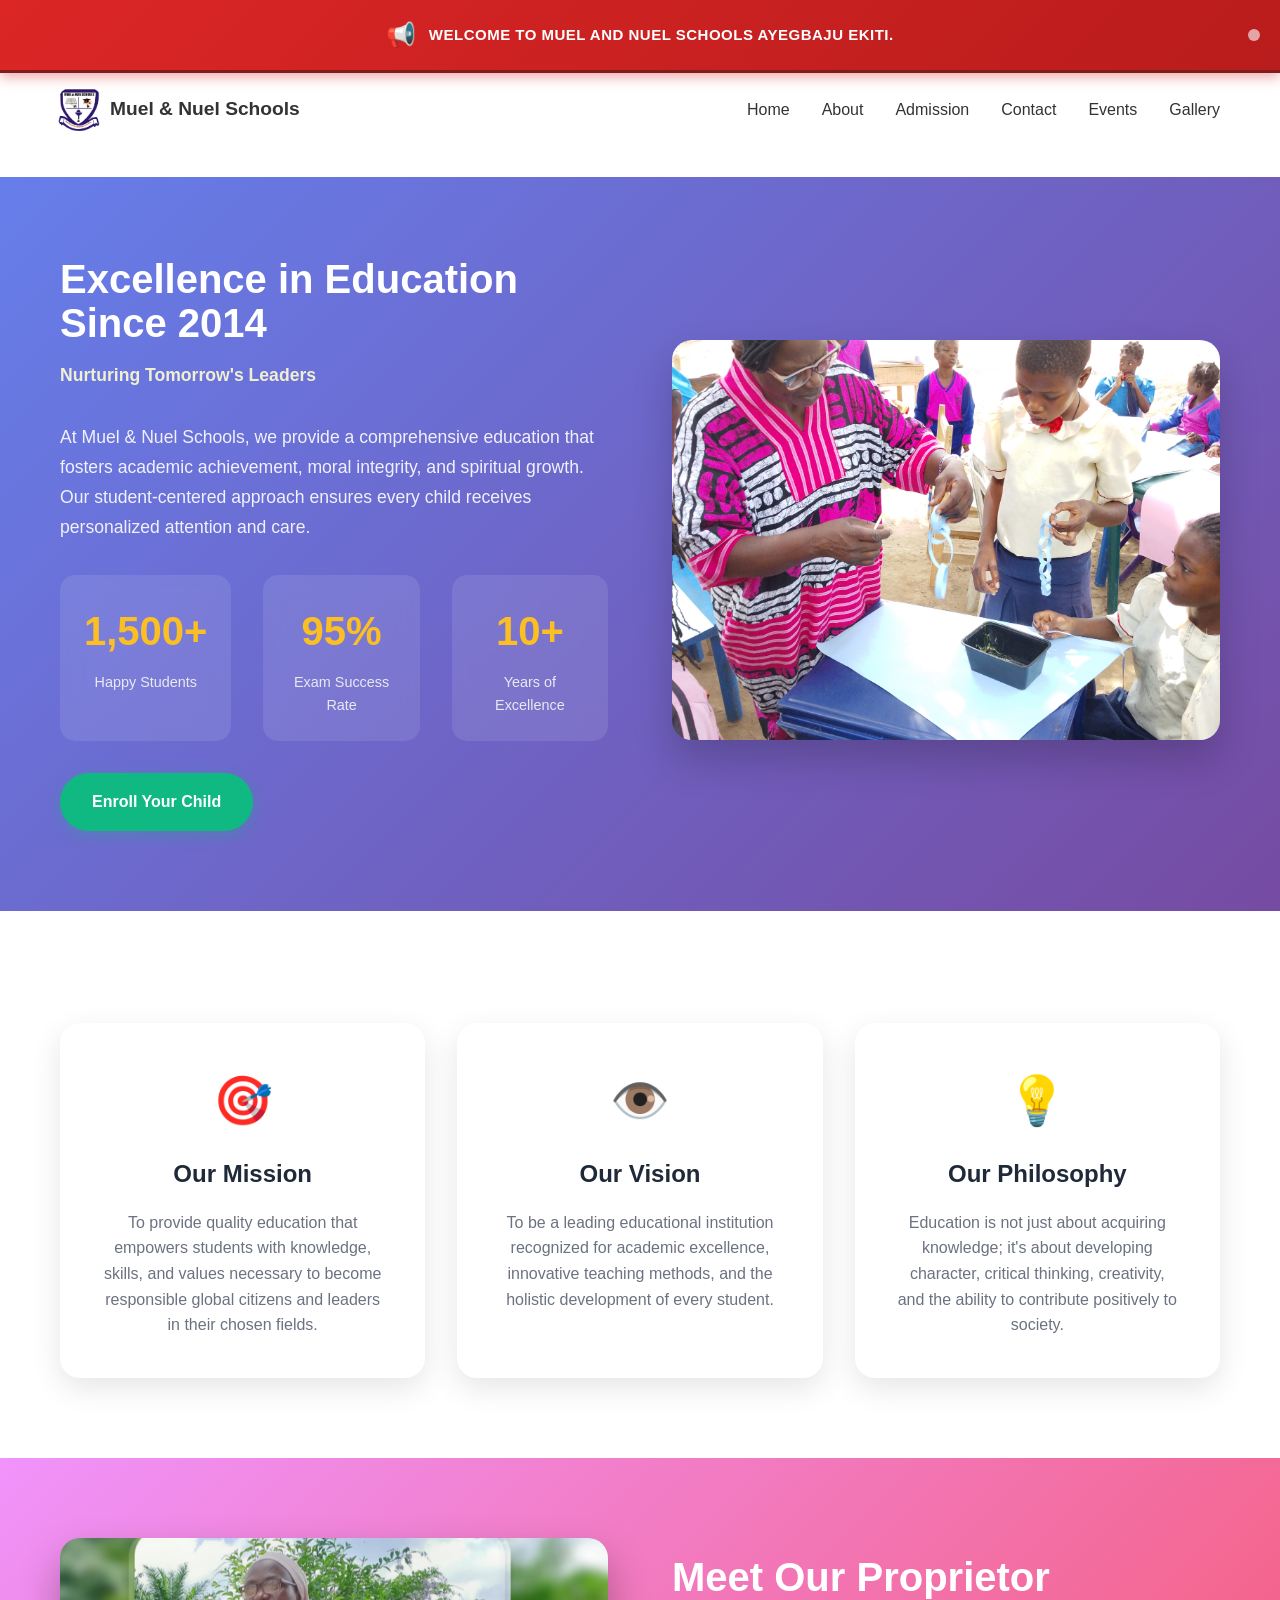
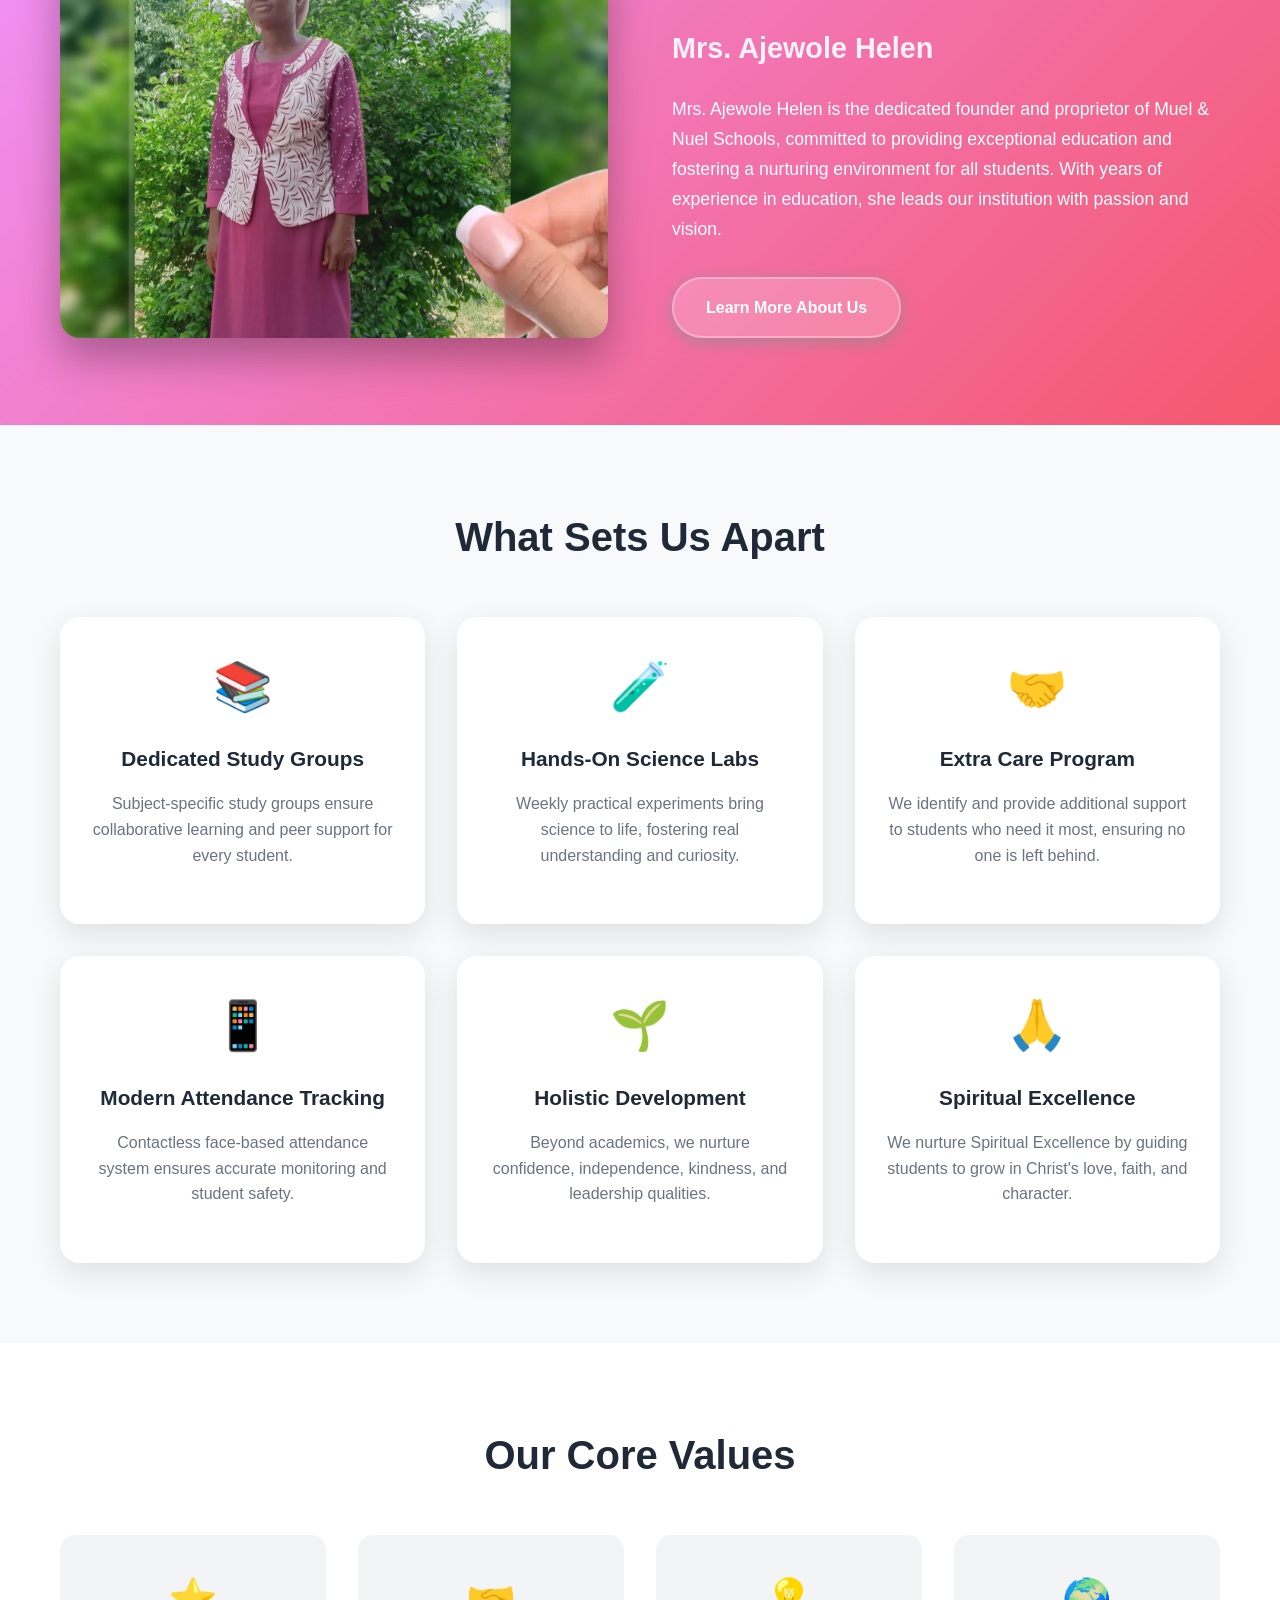
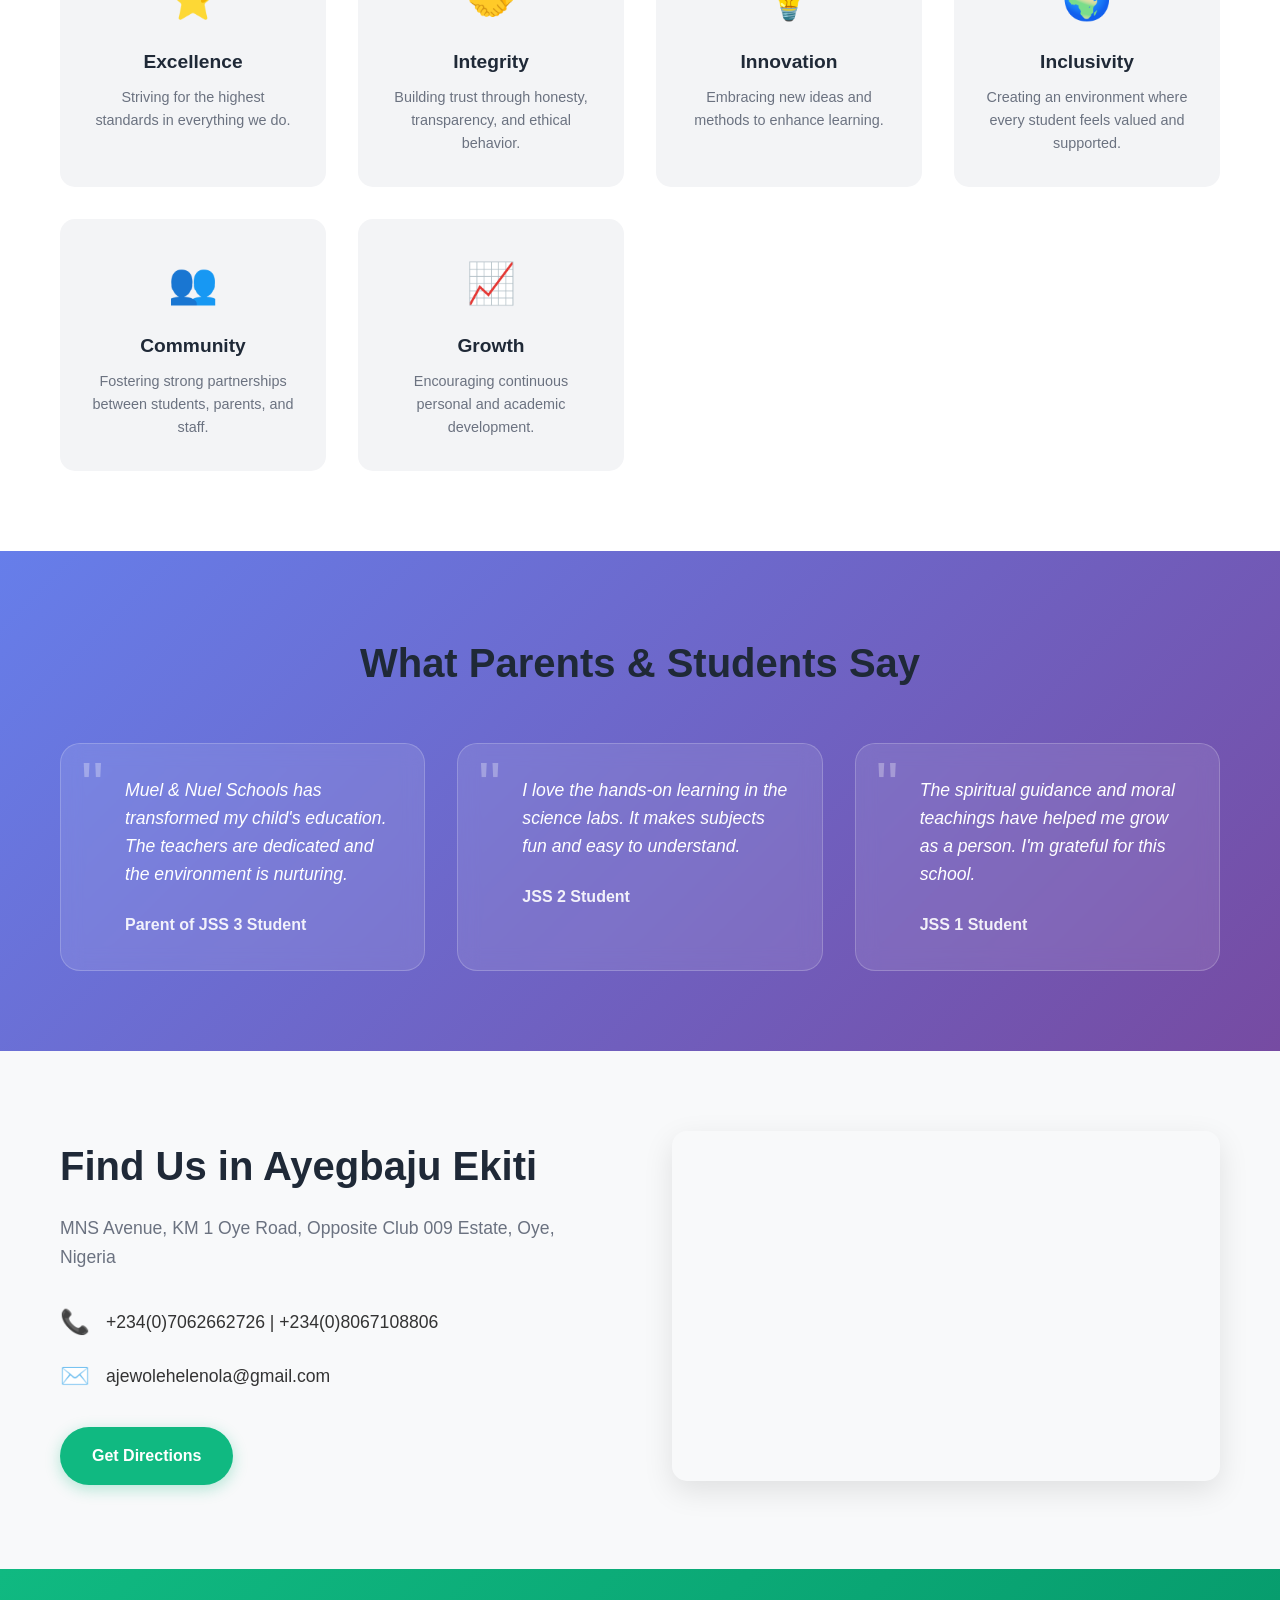
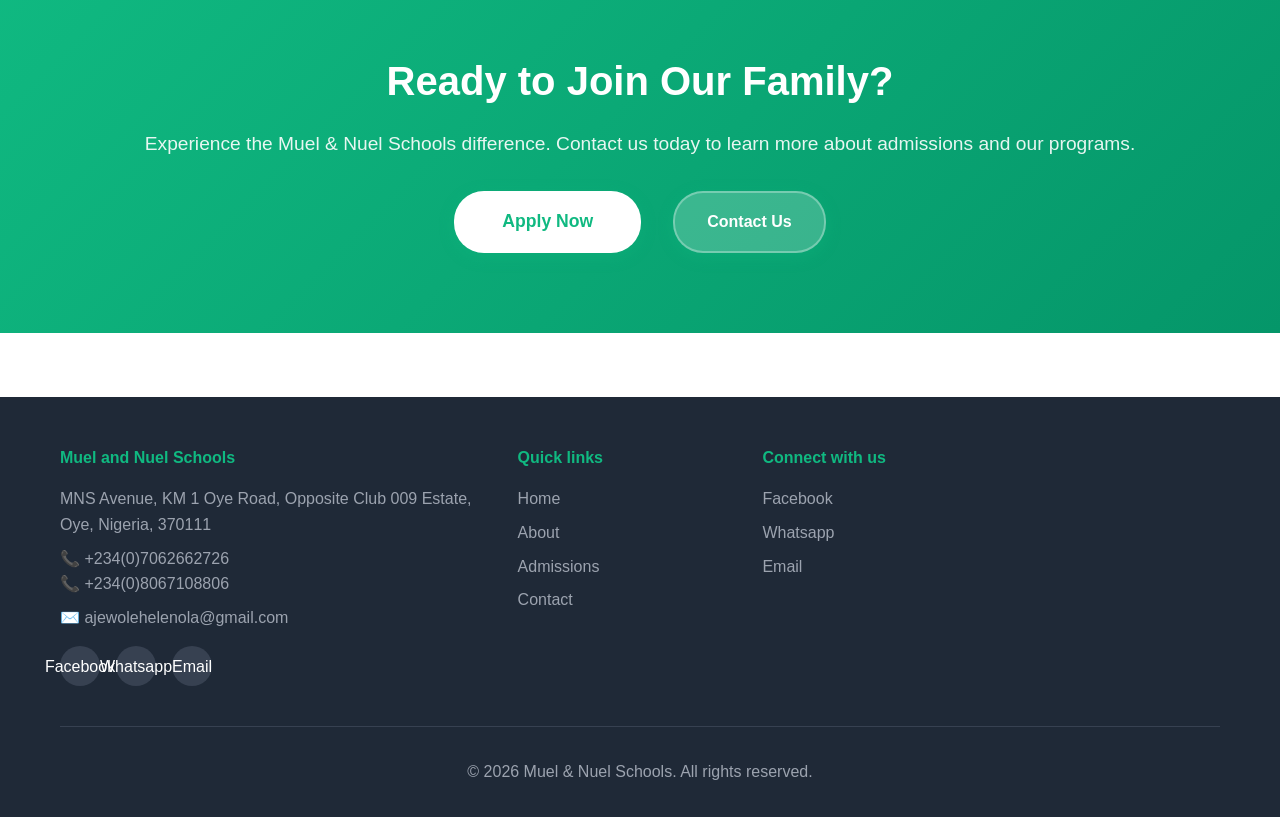
<file: mns-sch/index.html>
<!DOCTYPE html>
<html lang="en">
<head>
    <meta charset="UTF-8">
    <meta name="viewport" content="width=device-width, initial-scale=1.0">
    <meta name="description" content="Welcome to Muel & Nuel Schools, providing quality education with academic, moral, and spiritual excellence in Ayegbaju Ekiti.">
    <meta name="keywords" content="school, education, Muel Nuel, home, admission, excellence">
    <meta name="google-site-verification" content="coKpXwoqlQqkAKqJdGoLSgrQ7N1iPuJXB_xZbe3UZgY" />
    <link rel="stylesheet" href="css/styles.css">
    <link rel="icon" href="images/IMG-20250709-WA0024.jpg" type="image/jpeg">
    <title>Home - Muel & Nuel Schools</title>
</head>
<body>
    <!-- Header -->
    <header>
        <div class="quick-info">
            <span class="quick-info-badge">📢</span>
            <h6>WELCOME TO MUEL AND NUEL SCHOOLS AYEGBAJU EKITI.</h6>
            <span class="quick-info-pulse"></span>
        </div>
        <div class="container">
            <nav>
                <div class="logo">
                    <div class="logo-icon"><img src="images/IMG-20250709-WA0024.jpg" alt="MNS Logo" style="width: 50px; height: 50px; border-radius: 50%; object-fit: cover;"></div>
                    <span>Muel & Nuel Schools</span>
                </div>
                <ul class="nav-links">
                    <li><a href="index.html">Home</a></li>
                    <li><a href="about.html">About</a></li>
                    <li><a href="admission.html">Admission</a></li>
                    <li><a href="contact.html">Contact</a></li>
                    <li><a href="events.html">Events</a></li>
                    <li><a href="gallery.html">Gallery</a></li>
                </ul>
                <div class="hamburger">
                    <span></span>
                    <span></span>
                    <span></span>
                    
                </div>
            </nav>
        </div>

        <!-- Hero Slider -->
        

    <!-- Main Content -->
    <main>
        <!-- About Section -->
        <section class="about-section">
            <div class="container">
                <div class="about-content">
                    <div class="about-text">
                        <h2>Excellence in Education Since 2014</h2>
                        <p class="hero-subtitle">Nurturing Tomorrow's Leaders</p>
                        <p>At Muel & Nuel Schools, we provide a comprehensive education that fosters academic achievement, moral integrity, and spiritual growth. Our student-centered approach ensures every child receives personalized attention and care.</p>
                        <div class="stats-grid">
                            <div class="stat-item">
                                <div class="stat-number">1,500+</div>
                                <div class="stat-label">Happy Students</div>
                            </div>
                            <div class="stat-item">
                                <div class="stat-number">95%</div>
                                <div class="stat-label">Exam Success Rate</div>
                            </div>
                            <div class="stat-item">
                                <div class="stat-number">10+</div>
                                <div class="stat-label">Years of Excellence</div>
                            </div>
                        </div>
                        <a href="admission.html" class="cta-btn">Enroll Your Child</a>
                    </div>
                    <div class="about-image">
                        <img src="images/IMG_20251113_134407_967.jpg" alt="Students in classroom">
                    </div>
                </div>
            </div>
        </section>

        <!-- Mission, Vision, Philosophy -->
        <section class="mission-vision">
            <div class="container">
                <div class="mvp-grid">
                    <div class="mvp-card">
                        <div class="mvp-icon">🎯</div>
                        <h3>Our Mission</h3>
                        <p>To provide quality education that empowers students with knowledge, skills, and values necessary to become responsible global citizens and leaders in their chosen fields.</p>
                    </div>
                    <div class="mvp-card">
                        <div class="mvp-icon">👁️</div>
                        <h3>Our Vision</h3>
                        <p>To be a leading educational institution recognized for academic excellence, innovative teaching methods, and the holistic development of every student.</p>
                    </div>
                    <div class="mvp-card">
                        <div class="mvp-icon">💡</div>
                        <h3>Our Philosophy</h3>
                        <p>Education is not just about acquiring knowledge; it's about developing character, critical thinking, creativity, and the ability to contribute positively to society.</p>
                    </div>
                </div>
            </div>
        </section>

        <!-- Proprietor Section -->
        <section class="proprietor-section">
            <div class="container">
                <div class="proprietor-content">
                    <div class="proprietor-image">
                        <img src="images/2024-05-31 09-26-43.webp.jpg" alt="Mrs. Ajewole Helen, Proprietor">
                    </div>
                    <div class="proprietor-text">
                        <h2>Meet Our Proprietor</h2>
                        <h3>Mrs. Ajewole Helen</h3>
                        <p>Mrs. Ajewole Helen is the dedicated founder and proprietor of Muel & Nuel Schools, committed to providing exceptional education and fostering a nurturing environment for all students. With years of experience in education, she leads our institution with passion and vision.</p>
                        <a href="about.html" class="cta-btn secondary">Learn More About Us</a>
                    </div>
                </div>
            </div>
        </section>

        <!-- Features Section -->
        <section class="features-section">
            <div class="container">
                <h2 class="section-title">What Sets Us Apart</h2>
                <div class="features-grid">
                    <div class="feature-card">
                        <div class="feature-icon">📚</div>
                        <h3>Dedicated Study Groups</h3>
                        <p>Subject-specific study groups ensure collaborative learning and peer support for every student.</p>
                    </div>
                    <div class="feature-card">
                        <div class="feature-icon">🧪</div>
                        <h3>Hands-On Science Labs</h3>
                        <p>Weekly practical experiments bring science to life, fostering real understanding and curiosity.</p>
                    </div>
                    <div class="feature-card">
                        <div class="feature-icon">🤝</div>
                        <h3>Extra Care Program</h3>
                        <p>We identify and provide additional support to students who need it most, ensuring no one is left behind.</p>
                    </div>
                    <div class="feature-card">
                        <div class="feature-icon">📱</div>
                        <h3>Modern Attendance Tracking</h3>
                        <p>Contactless face-based attendance system ensures accurate monitoring and student safety.</p>
                    </div>
                    <div class="feature-card">
                        <div class="feature-icon">🌱</div>
                        <h3>Holistic Development</h3>
                        <p>Beyond academics, we nurture confidence, independence, kindness, and leadership qualities.</p>
                    </div>
                    <div class="feature-card">
                        <div class="feature-icon">🙏</div>
                        <h3>Spiritual Excellence</h3>
                        <p>We nurture Spiritual Excellence by guiding students to grow in Christ's love, faith, and character.</p>
                    </div>
                </div>
            </div>
        </section>

        <!-- Core Values Section -->
        <section class="values-section">
            <div class="container">
                <h2 class="section-title">Our Core Values</h2>
                <div class="values-grid">
                    <div class="value-card">
                        <div class="value-icon">⭐</div>
                        <h3>Excellence</h3>
                        <p>Striving for the highest standards in everything we do.</p>
                    </div>
                    <div class="value-card">
                        <div class="value-icon">🤝</div>
                        <h3>Integrity</h3>
                        <p>Building trust through honesty, transparency, and ethical behavior.</p>
                    </div>
                    <div class="value-card">
                        <div class="value-icon">💡</div>
                        <h3>Innovation</h3>
                        <p>Embracing new ideas and methods to enhance learning.</p>
                    </div>
                    <div class="value-card">
                        <div class="value-icon">🌍</div>
                        <h3>Inclusivity</h3>
                        <p>Creating an environment where every student feels valued and supported.</p>
                    </div>
                    <div class="value-card">
                        <div class="value-icon">👥</div>
                        <h3>Community</h3>
                        <p>Fostering strong partnerships between students, parents, and staff.</p>
                    </div>
                    <div class="value-card">
                        <div class="value-icon">📈</div>
                        <h3>Growth</h3>
                        <p>Encouraging continuous personal and academic development.</p>
                    </div>
                </div>
            </div>
        </section>

        <!-- Testimonials Section -->
        <section class="testimonials-section">
            <div class="container">
                <h2 class="section-title">What Parents & Students Say</h2>
                <div class="testimonials-grid">
                    <div class="testimonial-card">
                        <div class="testimonial-quote">"</div>
                        <p>Muel & Nuel Schools has transformed my child's education. The teachers are dedicated and the environment is nurturing.</p>
                        <div class="testimonial-author">
                            <strong>Parent of JSS 3 Student</strong>
                        </div>
                    </div>
                    <div class="testimonial-card">
                        <div class="testimonial-quote">"</div>
                        <p>I love the hands-on learning in the science labs. It makes subjects fun and easy to understand.</p>
                        <div class="testimonial-author">
                            <strong>JSS 2 Student</strong>
                        </div>
                    </div>
                    <div class="testimonial-card">
                        <div class="testimonial-quote">"</div>
                        <p>The spiritual guidance and moral teachings have helped me grow as a person. I'm grateful for this school.</p>
                        <div class="testimonial-author">
                            <strong>JSS 1 Student</strong>
                        </div>
                    </div>
                </div>
            </div>
        </section>

        <!-- Location & Contact CTA -->
        <section class="location-section">
            <div class="container">
                <div class="location-content">
                    <div class="location-text">
                        <h2>Find Us in Ayegbaju Ekiti</h2>
                        <p>MNS Avenue, KM 1 Oye Road, Opposite Club 009 Estate, Oye, Nigeria</p>
                        <div class="contact-info">
                            <div class="contact-item">
                                <span class="contact-icon">📞</span>
                                <span>+234(0)7062662726 | +234(0)8067108806</span>
                            </div>
                            <div class="contact-item">
                                <span class="contact-icon">✉️</span>
                                <span>ajewolehelenola@gmail.com</span>
                            </div>
                        </div>
                        <a href="https://www.google.com/maps/dir/?api=1&destination=7.798354,5.3053205" target="_blank" rel="noopener" class="cta-btn">Get Directions</a>
                    </div>
                    <div class="location-map">
                        <iframe src="https://www.google.com/maps?q=7.798354,5.3053205&z=16&output=embed" width="100%" height="300" style="border:0;" allowfullscreen="" loading="lazy" referrerpolicy="no-referrer-when-downgrade"></iframe>
                    </div>
                </div>
            </div>
        </section>

        <!-- Call to Action Section -->
        <section class="cta-section">
            <div class="container">
                <div class="cta-content">
                    <h2>Ready to Join Our Family?</h2>
                    <p>Experience the Muel & Nuel Schools difference. Contact us today to learn more about admissions and our programs.</p>
                    <div class="cta-buttons">
                        <a href="admission.html" class="cta-btn primary">Apply Now</a>
                        <a href="contact.html" class="cta-btn secondary">Contact Us</a>
                    </div>
                </div>
            </div>
        </section>
    </main>

    <footer>
        <div class="container">
            <div class="footer-content">
                <div class="footer-section">
                    <h4>Muel and Nuel Schools</h4>
                    <p>MNS Avenue, KM 1 Oye Road, Opposite Club 009 Estate, Oye, Nigeria, 370111</p>
                    <p>📞 +234(0)7062662726 <br>📞 +234(0)8067108806</p>
                    <p>✉️ ajewolehelenola@gmail.com</p>
                    <div class="social-links">
                        <a href="https://www.facebook.com/muelandnuelschools" target="_blank" rel="noopener noreferrer">Facebook</a>
                        <a href="https://wa.me/2347062662726" target="_blank" rel="noopener noreferrer">Whatsapp</a>
                        <a href="mailto:ajewolehelenola@gmail.com">Email</a>
                    </div>
                </div>

                <div class="footer-section">
                    <h4>Quick links</h4>
                    <a href="index.html">Home</a>
                    <a href="about.html">About</a>
                    <a href="admission.html">Admissions</a>
                    <a href="contact.html">Contact</a>
                </div>

                <div class="footer-section">
                    <h4>Connect with us</h4>
                    <a href="https://www.facebook.com/muelandnuelschools" target="_blank" rel="noopener noreferrer">Facebook</a>
                    <a href="https://wa.me/2347062662726" target="_blank" rel="noopener noreferrer">Whatsapp</a>
                    <a href="mailto:ajewolehelenola@gmail.com" target="_blank" rel="noopener noreferrer">Email</a>
                </div>
            </div>

            <div class="footer-bottom">
                <p>© <span id="year-footer"></span> Muel & Nuel Schools. All rights reserved.</p>
            </div>
        </div>
    </footer>

    <script>document.getElementById('year-footer').textContent = new Date().getFullYear();</script>
    <script src="js/hamburger.js" defer></script>
</body>
</html>
</file>
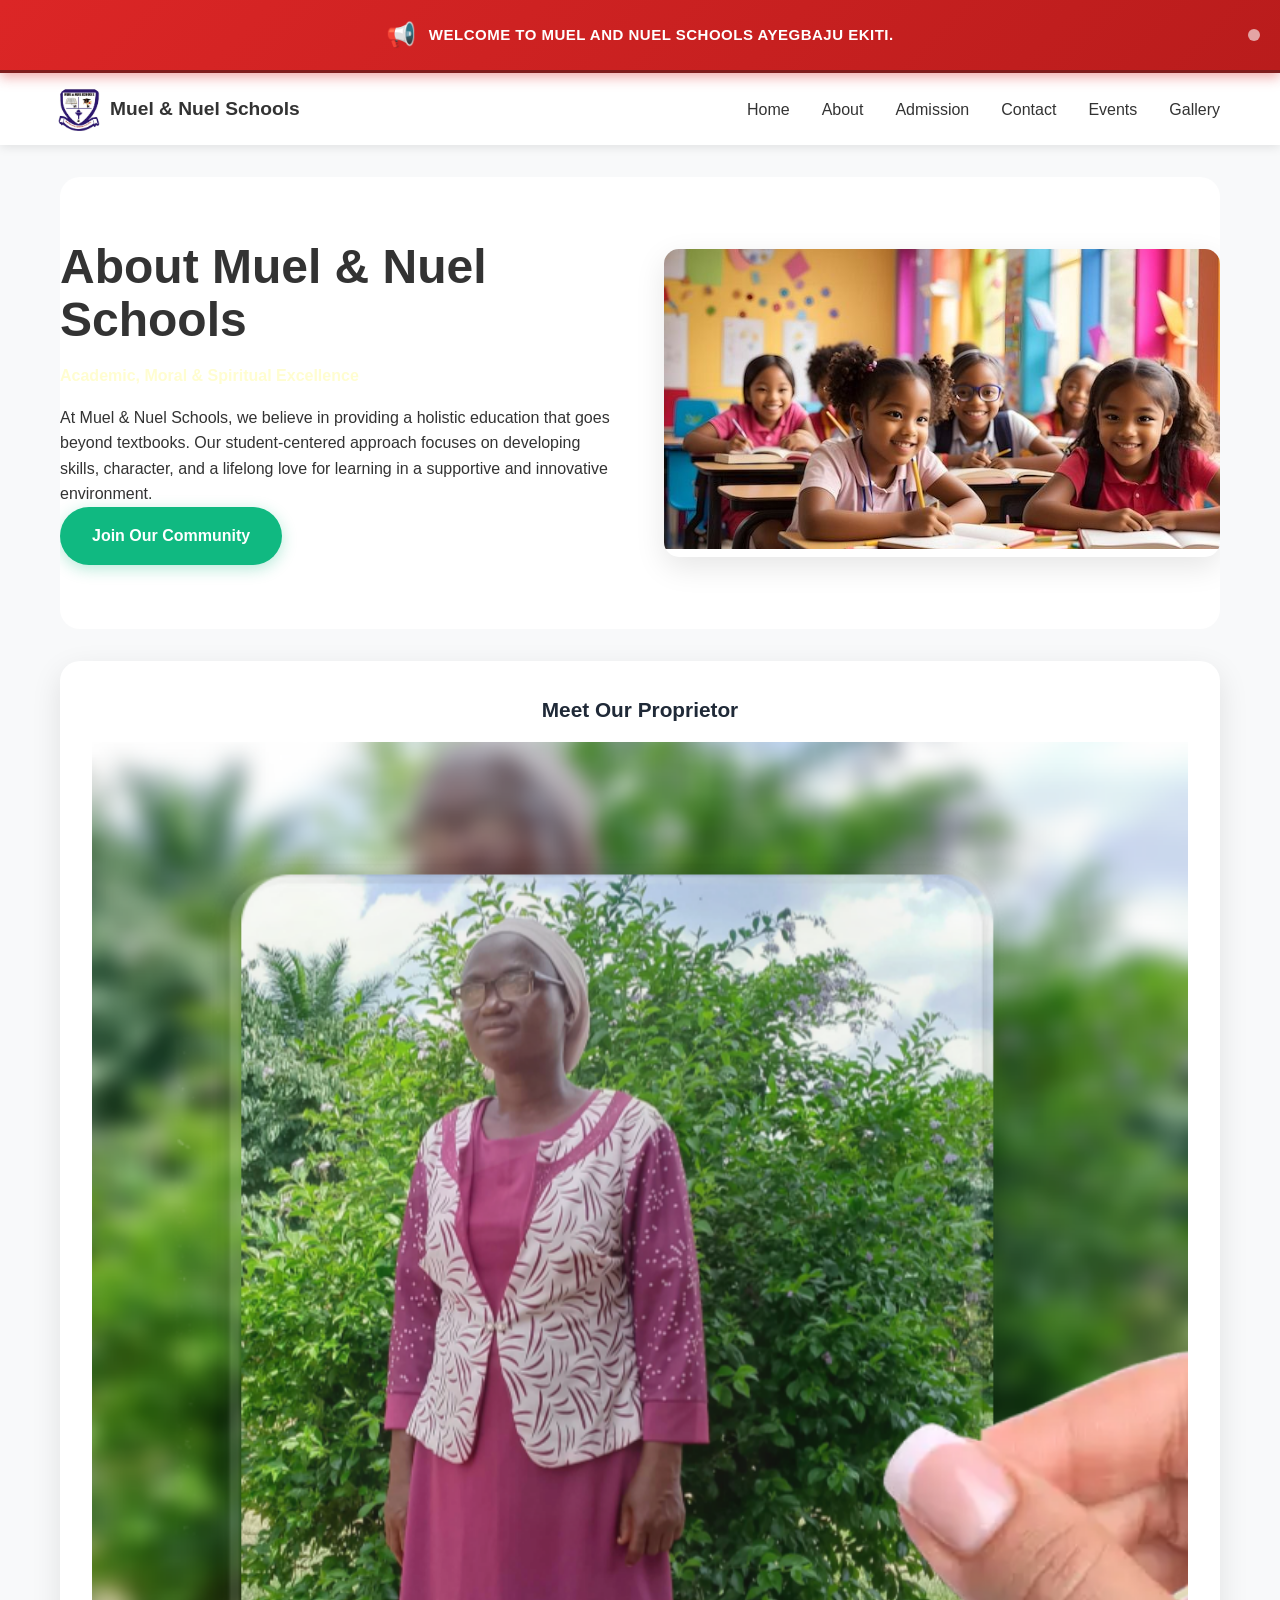
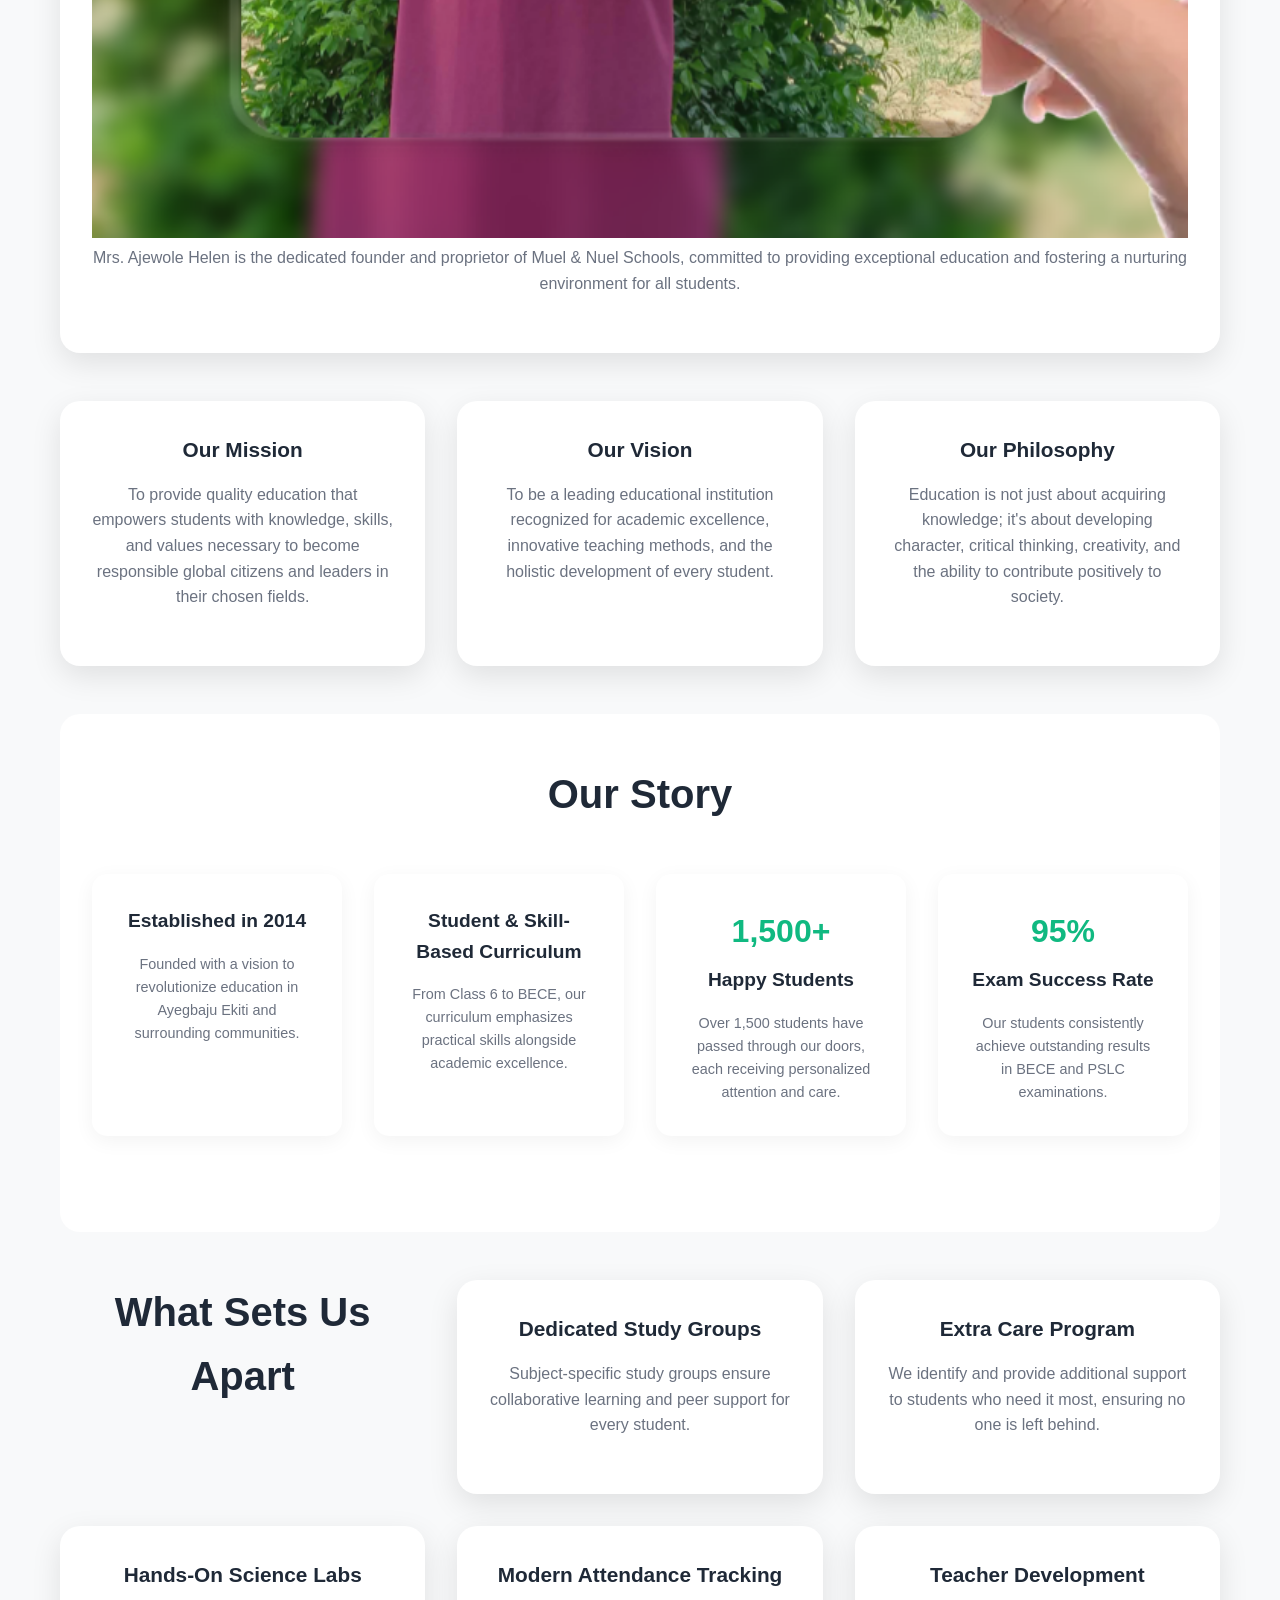
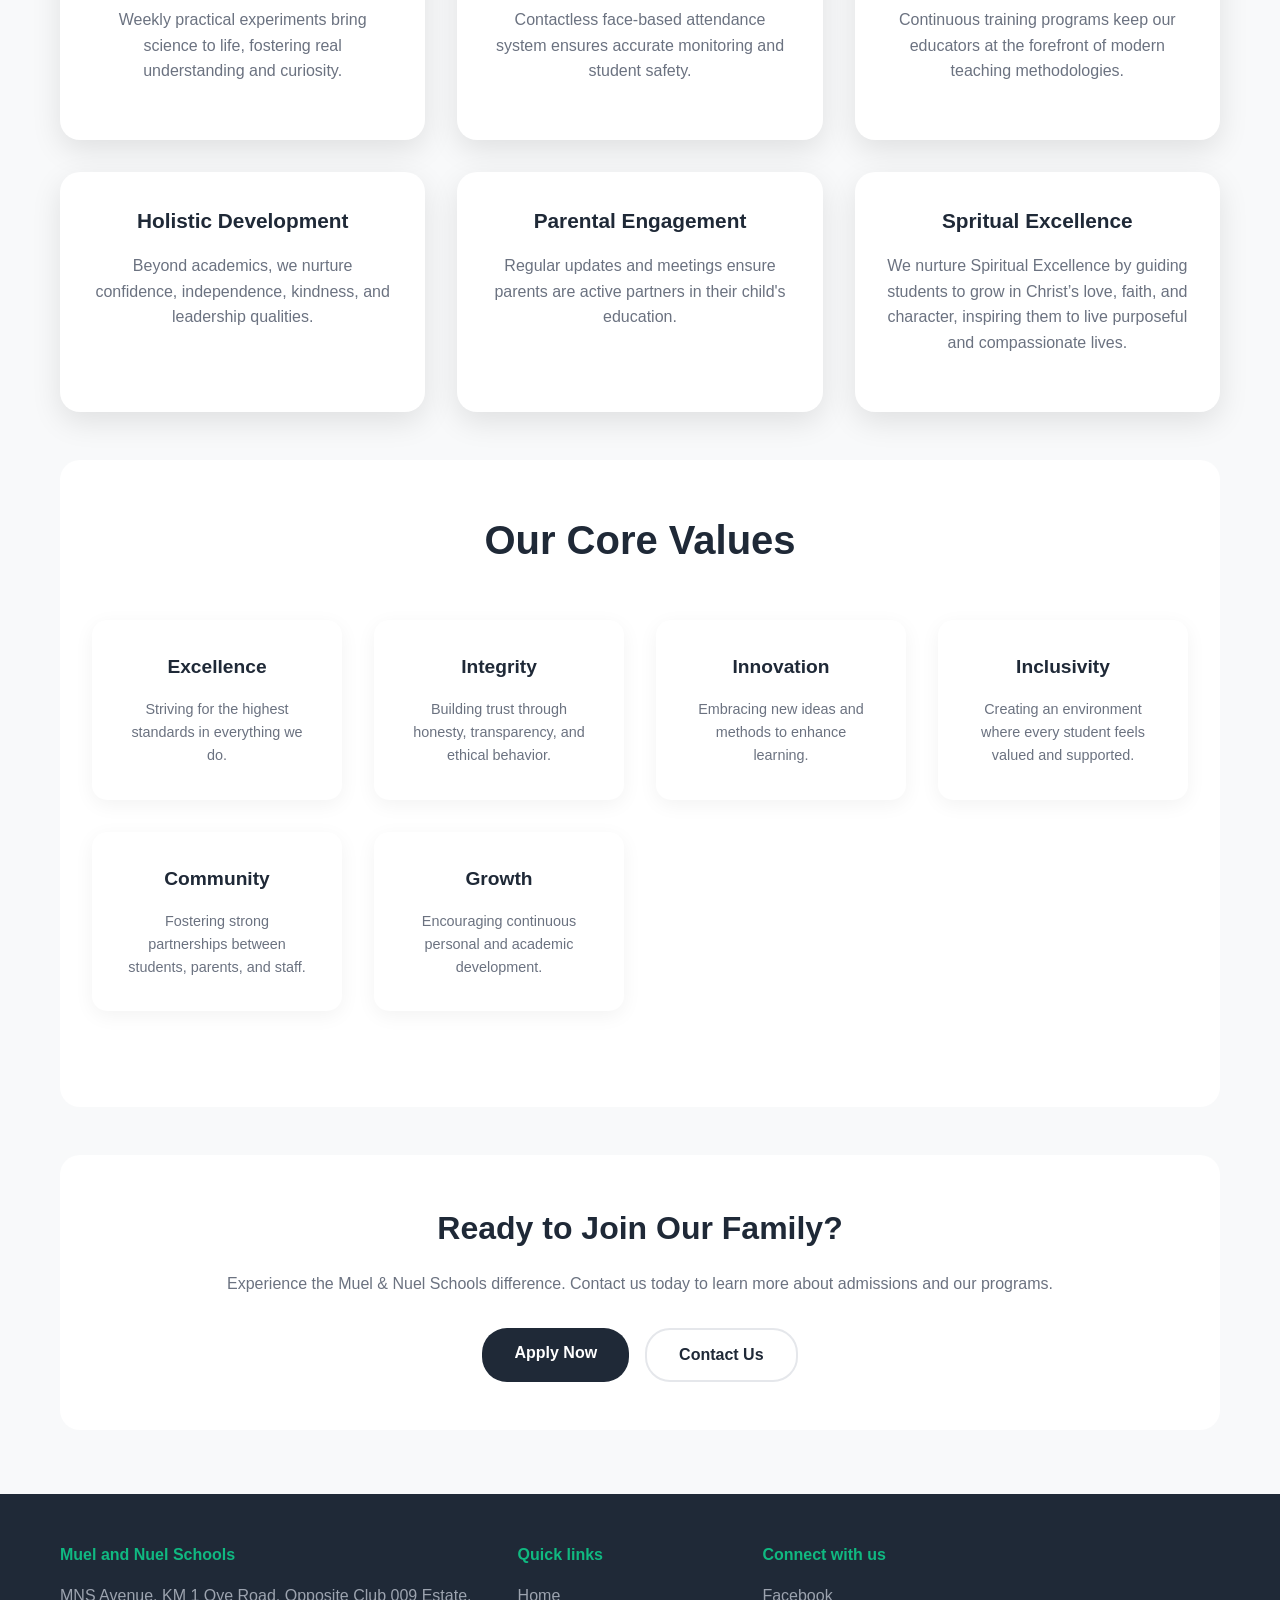
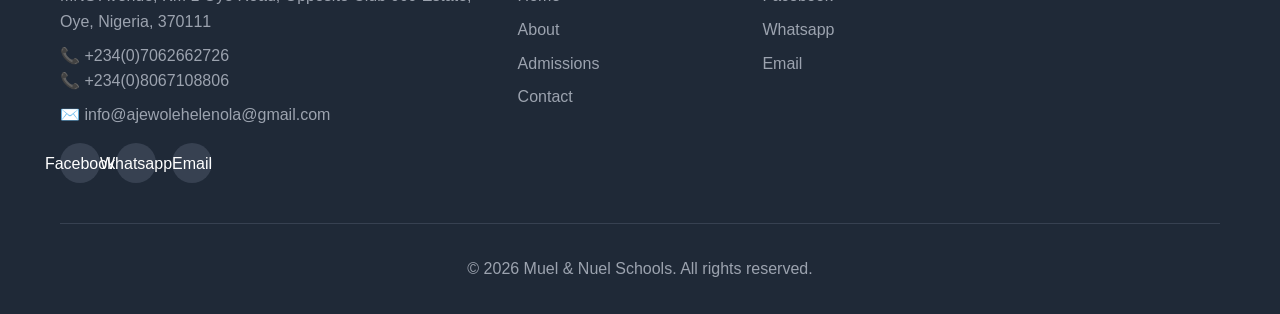
<file: about.html>
<!DOCTYPE html>
<html lang="en">
<head>
    <meta charset="UTF-8">
    <meta name="viewport" content="width=device-width, initial-scale=1.0">
    <meta name="description" content="Learn about Muel & Nuel Schools, our mission, vision, and commitment to quality education.">
    <meta name="keywords" content="school, education, Muel Nuel, about, mission, vision">
    <link rel="icon" href="assets/images/favicon.ico" type="image/x-icon">
    <link rel="stylesheet" href="images/css/styles.css">
    <title>About - Muel & Nuel Schools</title>
</head>
<body>
    <header>
        <div class="quick-info">
            <span class="quick-info-badge">📢</span>
            <h6>WELCOME TO MUEL AND NUEL SCHOOLS AYEGBAJU EKITI.</h6>
            <span class="quick-info-pulse"></span>
        </div>
        <div class="container">
            <nav>
                <div class="logo">
                    <div class="logo-icon"><img src="images/IMG-20250709-WA0024.jpg" alt="MNS Logo" style="width: 50px; height: 50px; border-radius: 50%; object-fit: cover;"></div>
                    <span>Muel & Nuel Schools</span>
                </div>
                <ul class="nav-links">
                    <li><a href="home.html">Home</a></li>
                    <li><a href="about.html">About</a></li>
                    <li><a href="admission.html">Admission</a></li>
                    <li><a href="contact.html">Contact</a></li>
                    <li><a href="events.html">Events</a></li>
                    <li><a href="gallery.html">Gallery</a></li>
                </ul>
                <div class="hamburger">
                    <span></span>
                    <span></span>
                    <span></span>
                </div>
            </nav>
        </div>
        
        

    </header>

    <div class="container">
        <section class="hero">
            <div class="hero-content">
                <div class="hero-text">
                    <h1>About Muel & Nuel Schools</h1>
                    <p class="hero-subtitle">Academic, Moral & Spiritual Excellence</p>
                    <p>At Muel & Nuel Schools, we believe in providing a holistic education that goes beyond textbooks. Our student-centered approach focuses on developing skills, character, and a lifelong love for learning in a supportive and innovative environment.</p>
                    <a href="https://wa.me/+2347062662726" target="_blank" rel="noopener" class="cta-btn">Join Our Community</a>
                </div>
                <div class="hero-image">
                    <img src="images/e86cdf921711b8cca025a7bf31471c12.jpg" alt="Students learning together">
                </div>
            </div>
        </section>

        <section class="proprietor">
            <div class="feature-card">
                <h3>Meet Our Proprietor</h3>
                <img src="images/2024-05-31 09-26-43.webp.jpg" alt="" height="100%" width="100%">
                <p>Mrs. Ajewole Helen is the dedicated founder and proprietor of Muel & Nuel Schools, committed to providing exceptional education and fostering a nurturing environment for all students.</p>
                
            </div>
        </section>

        <section class="features">
            <div class="feature-card">
                <h3>Our Mission</h3>
                <p>To provide quality education that empowers students with knowledge, skills, and values necessary to become responsible global citizens and leaders in their chosen fields.</p>
            </div>

            <div class="feature-card">
                <h3>Our Vision</h3>
                <p>To be a leading educational institution recognized for academic excellence, innovative teaching methods, and the holistic development of every student.</p>
            </div>

            <div class="feature-card">
                <h3>Our Philosophy</h3>
                <p>Education is not just about acquiring knowledge; it's about developing character, critical thinking, creativity, and the ability to contribute positively to society.</p>
            </div>
        </section>

        <section class="testimonials">
            <h2 class="section-title">Our Story</h2>
            <div class="info-grid">
                <div class="info-card">
                    <h4>Established in 2014</h4>
                    <p>Founded with a vision to revolutionize education in Ayegbaju Ekiti and surrounding communities.</p>
                </div>

                <div class="info-card">
                    <h4>Student & Skill-Based Curriculum</h4>
                    <p>From Class 6 to BECE, our curriculum emphasizes practical skills alongside academic excellence.</p>
                </div>

                <div class="info-card">
                    <div class="percentage">1,500+</div>
                    <h4>Happy Students</h4>
                    <p>Over 1,500 students have passed through our doors, each receiving personalized attention and care.</p>
                </div>

                <div class="info-card">
                    <div class="percentage">95%</div>
                    <h4>Exam Success Rate</h4>
                    <p>Our students consistently achieve outstanding results in BECE and PSLC examinations.</p>
                </div>
            </div>
        </section>

        <section class="features">
            <h2 class="section-title">What Sets Us Apart</h2>
            <div class="feature-card">
                <h3>Dedicated Study Groups</h3>
                <p>Subject-specific study groups ensure collaborative learning and peer support for every student.</p>
            </div>

            <div class="feature-card">
                <h3>Extra Care Program</h3>
                <p>We identify and provide additional support to students who need it most, ensuring no one is left behind.</p>
            </div>

            <div class="feature-card">
                <h3>Hands-On Science Labs</h3>
                <p>Weekly practical experiments bring science to life, fostering real understanding and curiosity.</p>
            </div>

            <div class="feature-card">
                <h3>Modern Attendance Tracking</h3>
                <p>Contactless face-based attendance system ensures accurate monitoring and student safety.</p>
            </div>

            <div class="feature-card">
                <h3>Teacher Development</h3>
                <p>Continuous training programs keep our educators at the forefront of modern teaching methodologies.</p>
            </div>

            <div class="feature-card">
                <h3>Holistic Development</h3>
                <p>Beyond academics, we nurture confidence, independence, kindness, and leadership qualities.</p>
            </div>

            <div class="feature-card">
                <h3>Parental Engagement</h3>
                <p>Regular updates and meetings ensure parents are active partners in their child's education.</p>
            </div>

            <div class="feature-card">
                <h3>Spritual Excellence</h3>
                <p>We nurture Spiritual Excellence by guiding students to grow in Christ’s love, faith, and character, inspiring them to live purposeful and compassionate lives.</p>
            </div>
        </section>

        <section class="testimonials">
            <h2 class="section-title">Our Core Values</h2>
            <div class="info-grid">
                <div class="info-card">
                    <h4>Excellence</h4>
                    <p>Striving for the highest standards in everything we do.</p>
                </div>

                <div class="info-card">
                    <h4>Integrity</h4>
                    <p>Building trust through honesty, transparency, and ethical behavior.</p>
                </div>

                <div class="info-card">
                    <h4>Innovation</h4>
                    <p>Embracing new ideas and methods to enhance learning.</p>
                </div>

                <div class="info-card">
                    <h4>Inclusivity</h4>
                    <p>Creating an environment where every student feels valued and supported.</p>
                </div>

                <div class="info-card">
                    <h4>Community</h4>
                    <p>Fostering strong partnerships between students, parents, and staff.</p>
                </div>

                <div class="info-card">
                    <h4>Growth</h4>
                    <p>Encouraging continuous personal and academic development.</p>
                </div>
            </div>
        </section>

        <section class="contact">
            <h3>Ready to Join Our Family?</h3>
            <p>Experience the Muel & Nuel Schools difference. Contact us today to learn more about admissions and our programs.</p>

            <div class="contact-buttons">
                <a href="register.html" class="contact-btn primary">Apply Now</a>
                <a href="contact.html" class="contact-btn secondary">Contact Us</a>
            </div>
        </section>
    </div>

    <footer>
        <div class="container">
            <div class="footer-content">
                <div class="footer-section">
                    <h4>Muel and Nuel Schools</h4>
                    <p>MNS Avenue, KM 1 Oye Road, Opposite Club 009 Estate, Oye, Nigeria, 370111</p>
                    <p>📞 +234(0)7062662726 <br>📞 +234(0)8067108806</p>
                    <p>✉️ info@ajewolehelenola@gmail.com</p>
                    <div class="social-links">
                        <a href="https://www.facebook.com/muelandnuelschools" target="_blank" rel="noopener noreferrer">Facebook</a>
                        <a href="https://wa.me/2347062662726" target="_blank" rel="noopener noreferrer">Whatsapp</a>
                        <a href="mailto:info@ajewolehelenola@gmail.com">Email</a>
                    </div>
                </div>

                <div class="footer-section">
                    <h4>Quick links</h4>
                    <a href="home.html">Home</a>
                    <a href="about.html">About</a>
                    <a href="admission.html">Admissions</a>
                    <a href="contact.html">Contact</a>
                </div>

                <div class="footer-section">
                    <h4>Connect with us</h4>
                    <a href="https://www.facebook.com/muelandnuelschools" target="_blank" rel="noopener noreferrer">Facebook</a>
                    <a href="https://wa.me/2347062662726" target="_blank" rel="noopener noreferrer">Whatsapp</a>
                    <a href="mailto:info@ajewolehelenola@gmail.com" target="_blank" rel="noopener noreferrer">Email</a>
                </div>
            </div>

            <div class="footer-bottom">
                <p>© <span id="year-footer"></span> Muel & Nuel Schools. All rights reserved.</p>
            </div>
        </div>
    </footer>

   
    <script>document.getElementById('year-footer').textContent = new Date().getFullYear();</script>
    <script src="images/js/script.js" defer></script>
    <script src="images/js/hamburger.js" defer></script>
</body>
</html>
</file>
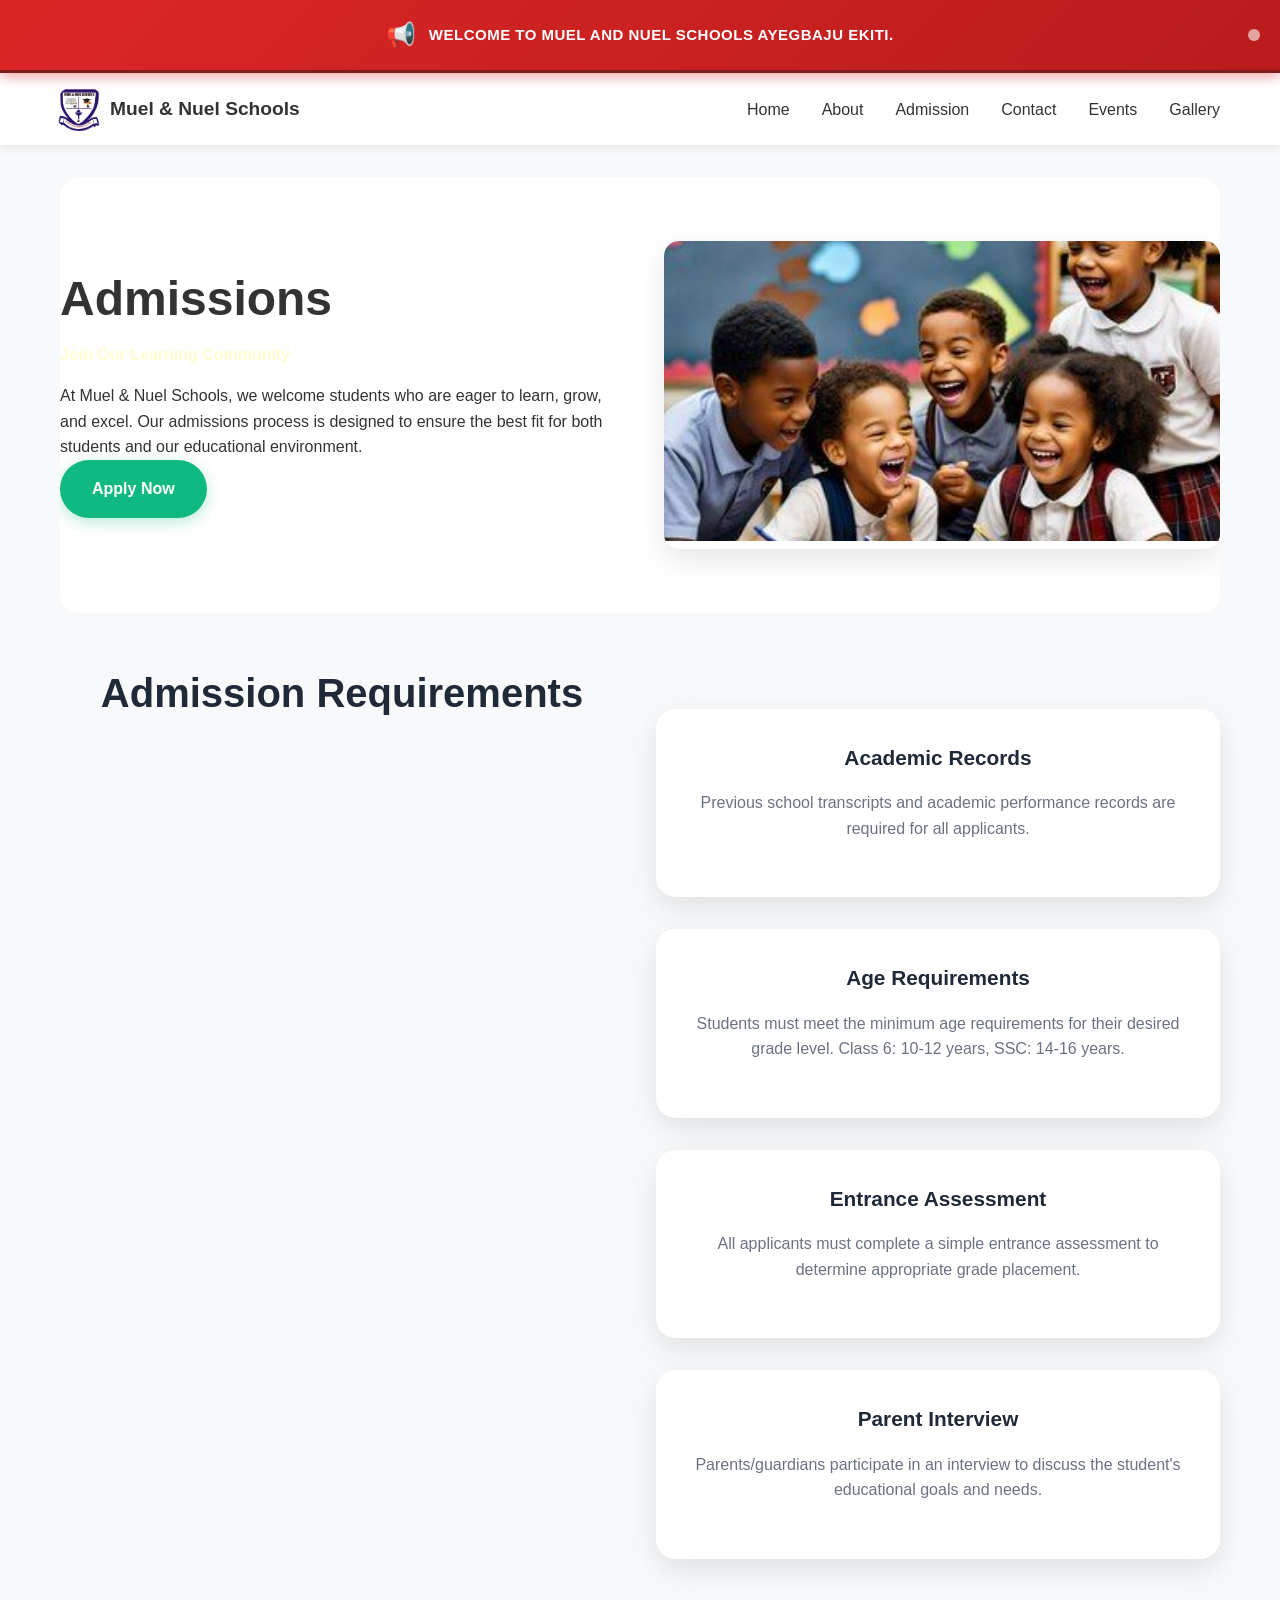
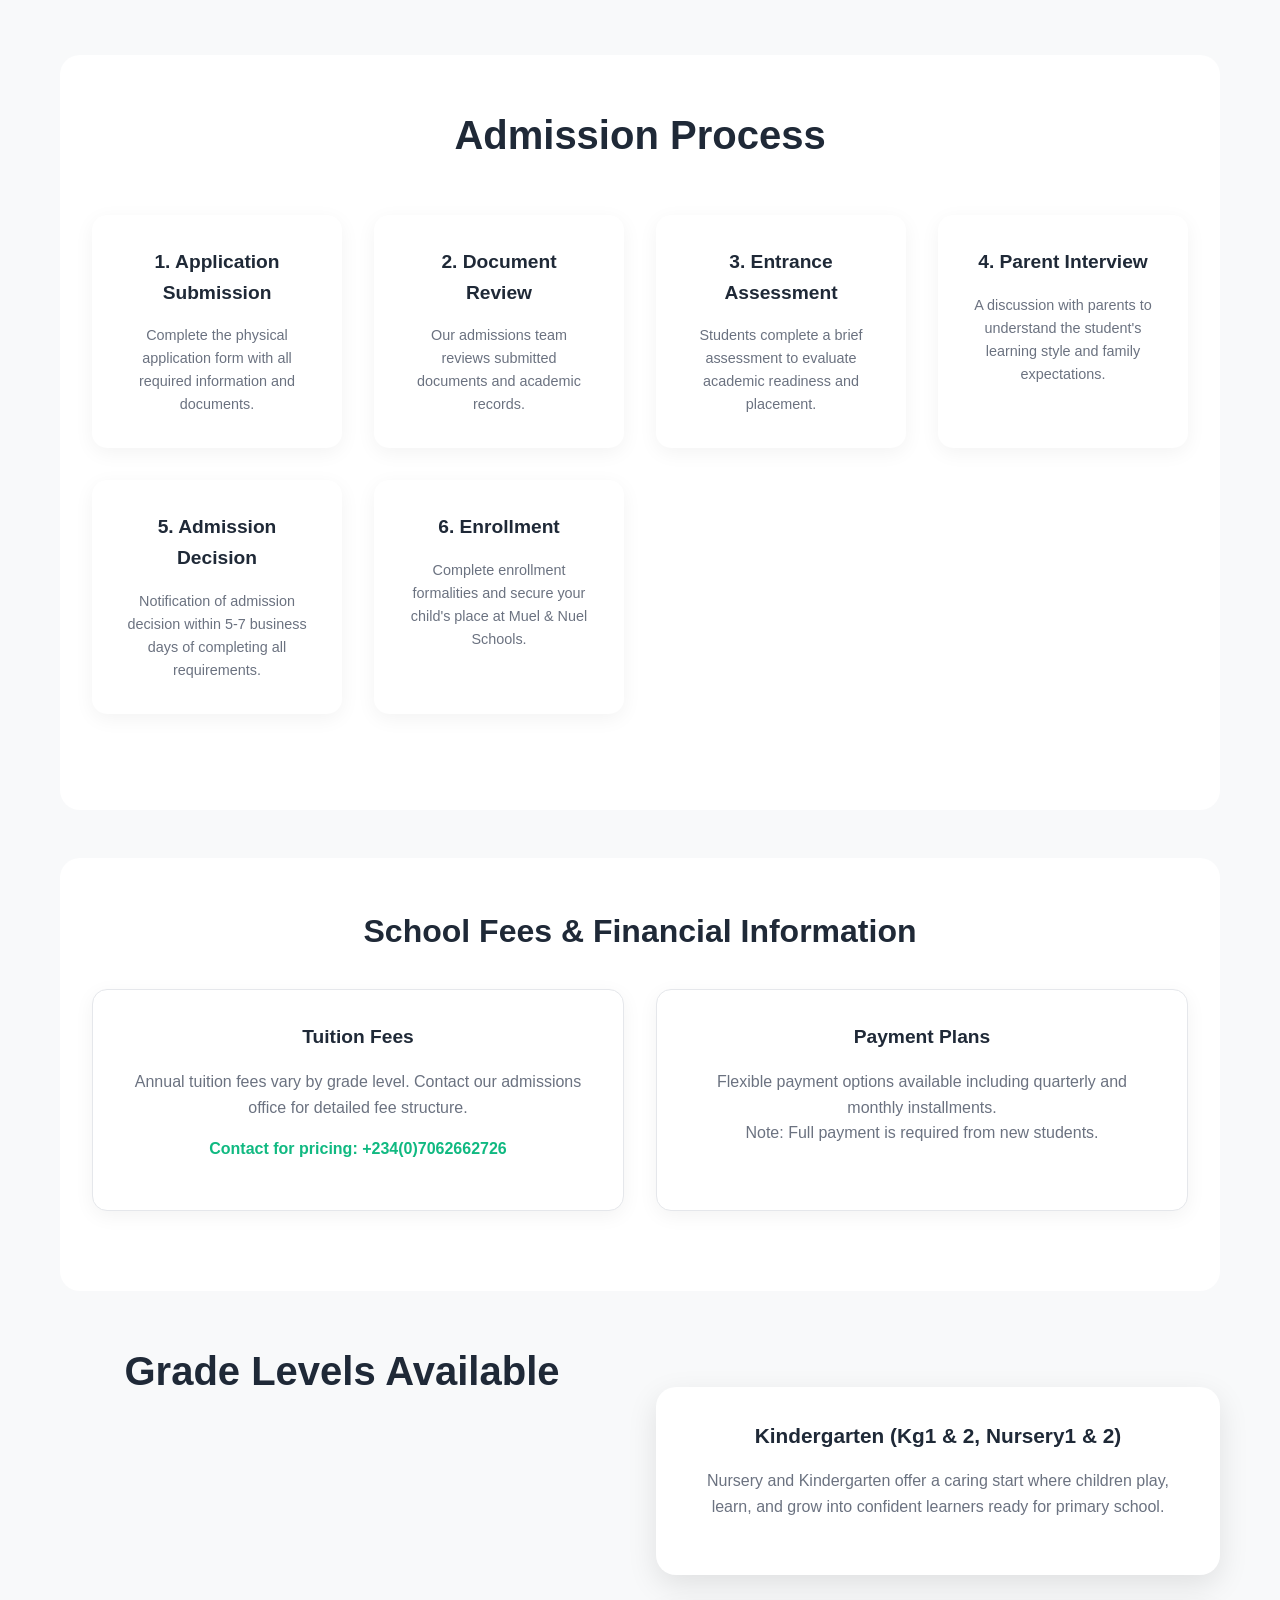
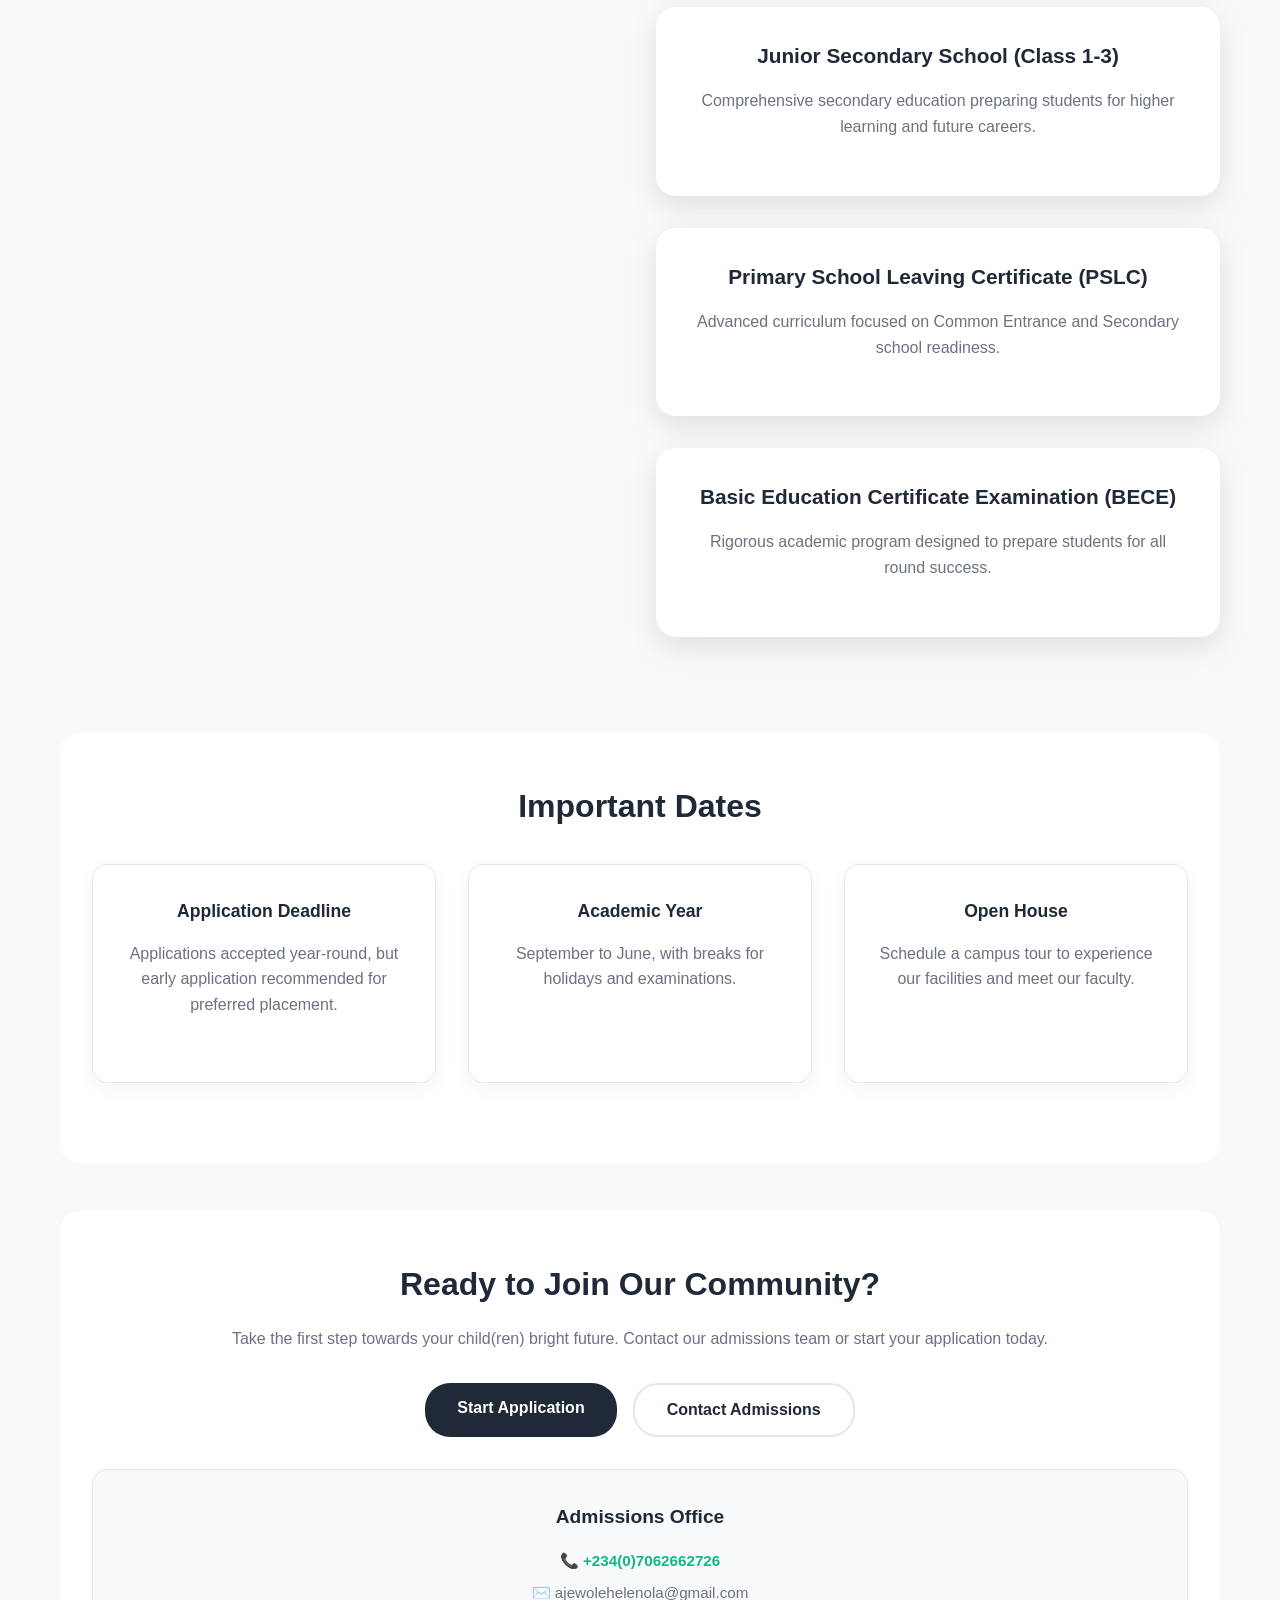
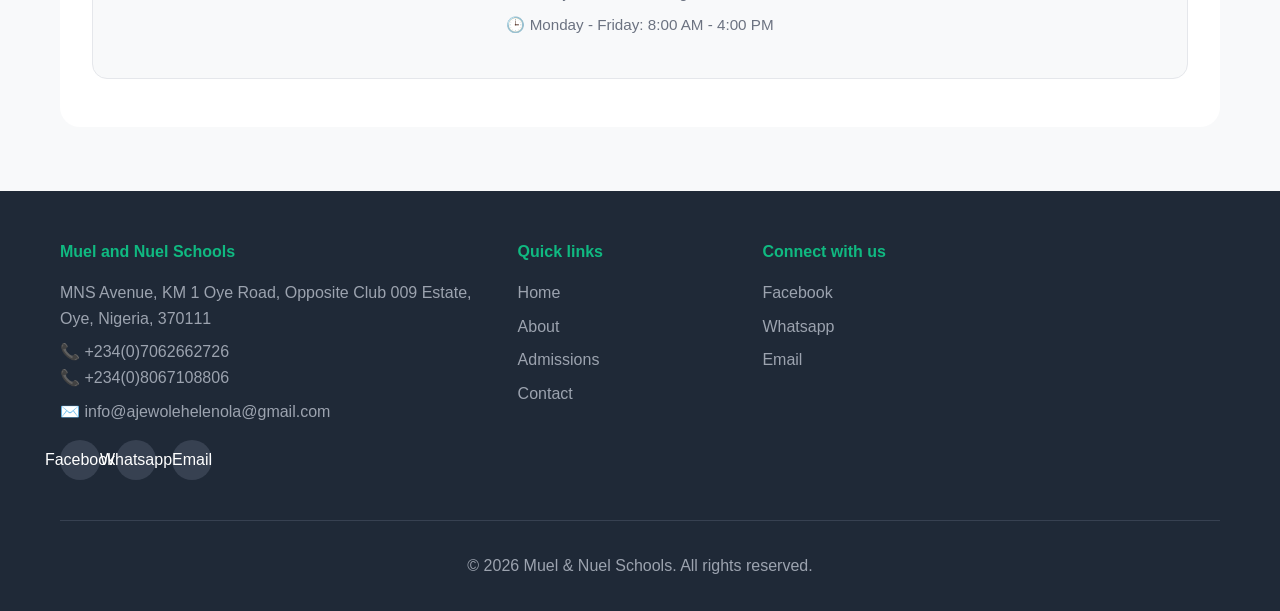
<file: admission.html>
<!DOCTYPE html>
<html lang="en">
<head>
    <meta charset="UTF-8">
    <meta name="viewport" content="width=device-width, initial-scale=1.0">
    <meta name="description" content="Admissions information for Muel & Nuel Schools. Learn about our admission process and requirements.">
    <meta name="keywords" content="school, education, Muel Nuel, admissions, enrollment">
    <link rel="icon" href="assets/images/favicon.ico" type="image/x-icon">
    <link rel="stylesheet" href="images/css/styles.css">
    <link rel="stylesheet" href="images/css/admission.css">
    <title>Admissions - Muel & Nuel Schools</title>
</head>
<body>
    <header>
        <div class="quick-info">
            <span class="quick-info-badge">📢</span>
            <h6>WELCOME TO MUEL AND NUEL SCHOOLS AYEGBAJU EKITI.</h6>
            <span class="quick-info-pulse"></span>
        </div>
        <div class="container">
            <nav>
                <div class="logo">
                    <div class="logo-icon"><img src="images/IMG-20250709-WA0024.jpg" alt="MNS Logo" style="width: 50px; height: 50px; border-radius: 50%; object-fit: cover;"></div>
                    <span>Muel & Nuel Schools</span>
                </div>
                <ul class="nav-links">
                    <li><a href="home.html">Home</a></li>
                    <li><a href="about.html">About</a></li>
                    <li><a href="admission.html">Admission</a></li>
                    <li><a href="contact.html">Contact</a></li>
                    <li><a href="events.html">Events</a></li>
                    <li><a href="gallery.html">Gallery</a></li>
                </ul>
                <div class="hamburger">
                    <span></span>
                    <span></span>
                    <span></span>
                </div>
            </nav>
        </div>
        
    </header>

    <div class="container">
        <section class="hero">
            <div class="hero-content">
                <div class="hero-text">
                    <h1>Admissions</h1>
                    <p class="hero-subtitle">Join Our Learning Community</p>
                    <p>At Muel & Nuel Schools, we welcome students who are eager to learn, grow, and excel. Our admissions process is designed to ensure the best fit for both students and our educational environment.</p>
                    <a href="https://wa.me/+234(0)7062662726" class="cta-btn">Apply Now</a>
                </div>
                <div class="hero-image">
                    <img src="images/74690a080956091e0d40c0726a096555.jpg" alt="Students in classroom">
                </div>
            </div>
        </section>

        <section class="features">
            <h2 class="section-title">Admission Requirements</h2>
            <div class="features">
                <div class="feature-card">
                    <h3>Academic Records</h3>
                    <p>Previous school transcripts and academic performance records are required for all applicants.</p>
                </div>
                <div class="feature-card">
                    <h3>Age Requirements</h3>
                    <p>Students must meet the minimum age requirements for their desired grade level. Class 6: 10-12 years, SSC: 14-16 years.</p>
                </div>
                <div class="feature-card">
                    <h3>Entrance Assessment</h3>
                    <p>All applicants must complete a simple entrance assessment to determine appropriate grade placement.</p>
                </div>
                <div class="feature-card">
                    <h3>Parent Interview</h3>
                    <p>Parents/guardians participate in an interview to discuss the student's educational goals and needs.</p>
                </div>
            </div>
        </section>

        <section class="testimonials">
            <h2 class="section-title">Admission Process</h2>
            <div class="info-grid">
                <div class="info-card">
                    <h4>1. Application Submission</h4>
                    <p>Complete the physical application form with all required information and documents.</p>
                </div>
                <div class="info-card">
                    <h4>2. Document Review</h4>
                    <p>Our admissions team reviews submitted documents and academic records.</p>
                </div>
                <div class="info-card">
                    <h4>3. Entrance Assessment</h4>
                    <p>Students complete a brief assessment to evaluate academic readiness and placement.</p>
                </div>
                <div class="info-card">
                    <h4>4. Parent Interview</h4>
                    <p>A discussion with parents to understand the student's learning style and family expectations.</p>
                </div>
                <div class="info-card">
                    <h4>5. Admission Decision</h4>
                    <p>Notification of admission decision within 5-7 business days of completing all requirements.</p>
                </div>
                <div class="info-card">
                    <h4>6. Enrollment</h4>
                    <p>Complete enrollment formalities and secure your child's place at Muel & Nuel Schools.</p>
                </div>
            </div>
        </section>

        <section class="contact">
            <h3>School Fees & Financial Information</h3>
            <div class="fees-grid">
                <div class="fee-card">
                    <h4>Tuition Fees</h4>
                    <p>Annual tuition fees vary by grade level. Contact our admissions office for detailed fee structure.</p>
                    <p><strong>Contact for pricing: +234(0)7062662726</strong></p>
                </div>
                <div class="fee-card">
                    <h4>Payment Plans</h4>
                    <p>Flexible payment options available including quarterly and monthly installments. <br> Note: Full payment is required from new students.</p>
                </div>
                
            </div>
        </section>

        <section class="features">
            <h2 class="section-title">Grade Levels Available</h2>
            <div class="features">
                <div class="feature-card">
                    <h3>Kindergarten (Kg1 & 2, Nursery1 & 2)</h3>
                    <p>Nursery and Kindergarten offer a caring start where children play, learn, and grow into confident learners ready for primary school.</p>
                </div>
                <div class="feature-card">
                    <h3>Junior Secondary School (Class 1-3)</h3>
                    <p>Comprehensive secondary education preparing students for higher learning and future careers.</p>
                </div>
                <div class="feature-card">
                    <h3>Primary  School Leaving Certificate (PSLC)</h3>
                    <p>Advanced curriculum focused on Common Entrance and Secondary school readiness.</p>
                </div>
                <div class="feature-card">
                    <h3>Basic Education Certificate Examination (BECE)</h3>
                    <p>Rigorous academic program designed to prepare students for all round success.</p>
            </div>
        </section>

        <section class="contact">
            <h3>Important Dates</h3>
            <div class="dates-grid">
                <div class="date-card">
                    <h4>Application Deadline</h4>
                    <p>Applications accepted year-round, but early application recommended for preferred placement.</p>
                </div>
                <div class="date-card">
                    <h4>Academic Year</h4>
                    <p>September to June, with breaks for holidays and examinations.</p>
                </div>
                <div class="date-card">
                    <h4>Open House</h4>
                    <p>Schedule a campus tour to experience our facilities and meet our faculty.</p>
                </div>
            </div>
        </section>

        <section class="contact">
            <h3>Ready to Join Our Community?</h3>
            <p>Take the first step towards your child(ren) bright future. Contact our admissions team or start your application today.</p>

            <div class="contact-buttons">
                <a href="https://wa.me/+234(0)7062662726" class="contact-btn primary">Start Application</a>
                <a href="contact.html" class="contact-btn secondary">Contact Admissions</a>
            </div>

            <div class="admission-contact">
                <h4>Admissions Office</h4>
                <p>📞 +234(0)7062662726</p>
                <p>✉️ ajewolehelenola@gmail.com</p>
                <p>🕒 Monday - Friday: 8:00 AM - 4:00 PM</p>
            </div>
        </section>
    </div>

    <footer>
        <div class="container">
            <div class="footer-content">
                <div class="footer-section">
                    <h4>Muel and Nuel Schools</h4>
                    <p>MNS Avenue, KM 1 Oye Road, Opposite Club 009 Estate, Oye, Nigeria, 370111</p>
                    <p>📞 +234(0)7062662726 <br>📞 +234(0)8067108806</p>
                    <p>✉️ info@ajewolehelenola@gmail.com</p>
                    <div class="social-links">
                        <a href="https://www.facebook.com/muelandnuelschools" target="_blank" rel="noopener noreferrer">Facebook</a>
                        <a href="https://wa.me/2347062662726" target="_blank" rel="noopener noreferrer">Whatsapp</a>
                        <a href="mailto:info@ajewolehelenola@gmail.com" target="_blank" rel="noopener noreferrer">Email</a>
                    </div>
                </div>

                <div class="footer-section">
                    <h4>Quick links</h4>
                    <a href="home.html">Home</a>
                    <a href="about.html">About</a>
                    <a href="admission.html">Admissions</a>
                    <a href="contact.html">Contact</a>
                </div>

                <div class="footer-section">
                    <h4>Connect with us</h4>
                    <a href="https://www.facebook.com/muelandnuelschools" target="_blank" rel="noopener noreferrer">Facebook</a>
                    <a href="https://wa.me/2347062662726" target="_blank" rel="noopener noreferrer">Whatsapp</a>
                    <a href="mailto:info@ajewolehelenola@gmail.com" target="_blank" rel="noopener noreferrer">Email</a>
                </div>
            </div>

            <div class="footer-bottom">
                <p>© <span id="year-footer"></span> Muel & Nuel Schools. All rights reserved.</p>
            </div>
        </div>
    </footer>

   
    <script>document.getElementById('year-footer').textContent = new Date().getFullYear();</script>
    <script src="images/js/script.js" defer></script>
    <script src="images/js/hamburger.js" defer></script>
</body>
</html>
</file>
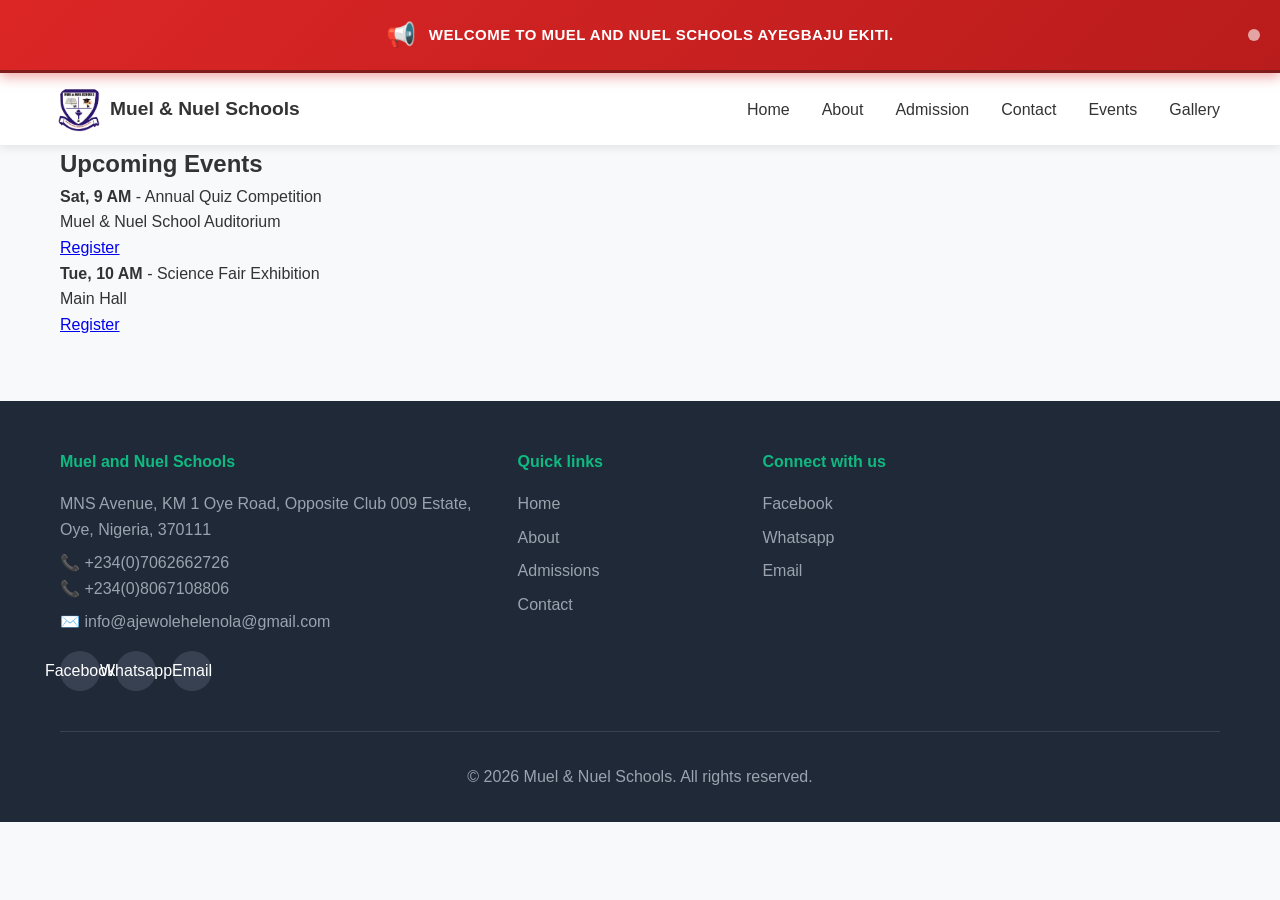
<file: events.html>
<!DOCTYPE html>
<html lang="en">
<head>
    <meta charset="UTF-8">
    <meta name="viewport" content="width=device-width, initial-scale=1.0">
    <meta name="description" content="Upcoming events at Muel & Nuel Schools. Stay informed about school activities, competitions, and exhibitions.">
    <meta name="keywords" content="school, events, Muel Nuel, competitions, exhibitions">
    <link rel="icon" href="assets/images/favicon.ico" type="image/x-icon">
    <link rel="stylesheet" href="images/css/styles.css">
    <title>Events - Muel & Nuel Schools</title>
</head>
<body>
    <header>
        <div class="quick-info">
            <span class="quick-info-badge">📢</span>
            <h6>WELCOME TO MUEL AND NUEL SCHOOLS AYEGBAJU EKITI.</h6>
            <span class="quick-info-pulse"></span>
        </div>
        <div class="container">
            <nav>
                <div class="logo">
                    <div class="logo-icon"><img src="images/IMG-20250709-WA0024.jpg" alt="MNS Logo" style="width: 50px; height: 50px; border-radius: 50%; object-fit: cover;"></div>
                    <span>Muel & Nuel Schools</span>
                </div>
                <ul class="nav-links">
                    <li><a href="home.html">Home</a></li>
                    <li><a href="about.html">About</a></li>
                    <li><a href="admission.html">Admission</a></li>
                    <li><a href="contact.html">Contact</a></li>
                    <li><a href="events.html">Events</a></li>
                    <li><a href="gallery.html">Gallery</a></li>
                </ul>
                <div class="hamburger">
                    <span></span>
                    <span></span>
                    <span></span>
                </div>
            </nav>
        </div>
    </header>

    <div class="container">
        <!-- ===== Upcoming Events Section ===== -->
        <section class="events">
            <h2>Upcoming Events</h2>

            <div class="event">
                <div class="event-info">
                    <p><strong>Sat, 9 AM</strong> - Annual Quiz Competition</p>
                    <span>Muel & Nuel School Auditorium</span>
                </div>
                <a href="#" class="btn-small">Register</a>
            </div>

            <div class="event">
                <div class="event-info">
                    <p><strong>Tue, 10 AM</strong> - Science Fair Exhibition</p>
                    <span>Main Hall</span>
                </div>
                <a href="#" class="btn-small">Register</a>
            </div>
        </section>
    </div>

    <footer>
        <div class="container">
            <div class="footer-content">
                <div class="footer-section">
                    <h4>Muel and Nuel Schools</h4>
                    <p>MNS Avenue, KM 1 Oye Road, Opposite Club 009 Estate, Oye, Nigeria, 370111</p>
                    <p>📞 +234(0)7062662726 <br>📞 +234(0)8067108806</p>
                    <p>✉️ info@ajewolehelenola@gmail.com</p>
                    <div class="social-links">
                        <a href="https://www.facebook.com/muelandnuelschools" target="_blank" rel="noopener noreferrer">Facebook</a>
                        <a href="https://wa.me/2347062662726" target="_blank" rel="noopener noreferrer">Whatsapp</a>
                        <a href="mailto:info@ajewolehelenola@gmail.com">Email</a>
                    </div>
                </div>

                <div class="footer-section">
                    <h4>Quick links</h4>
                    <a href="home.html">Home</a>
                    <a href="about.html">About</a>
                    <a href="admission.html">Admissions</a>
                    <a href="contact.html">Contact</a>
                </div>

                <div class="footer-section">
                    <h4>Connect with us</h4>
                    <a href="https://www.facebook.com/muelandnuelschools" target="_blank" rel="noopener noreferrer">Facebook</a>
                    <a href="https://wa.me/2347062662726" target="_blank" rel="noopener noreferrer">Whatsapp</a>
                    <a href="mailto:info@ajewolehelenola@gmail.com" target="_blank" rel="noopener noreferrer">Email</a>
                </div>
            </div>

            <div class="footer-bottom">
                <p>© <span id="year-footer"></span> Muel & Nuel Schools. All rights reserved.</p>
            </div>
        </div>
    </footer>

    <script>document.getElementById('year-footer').textContent = new Date().getFullYear();</script>
    <script src="images/js/script.js" defer></script>
    <script src="images/js/hamburger.js" defer></script>
</body>
</html>
</file>
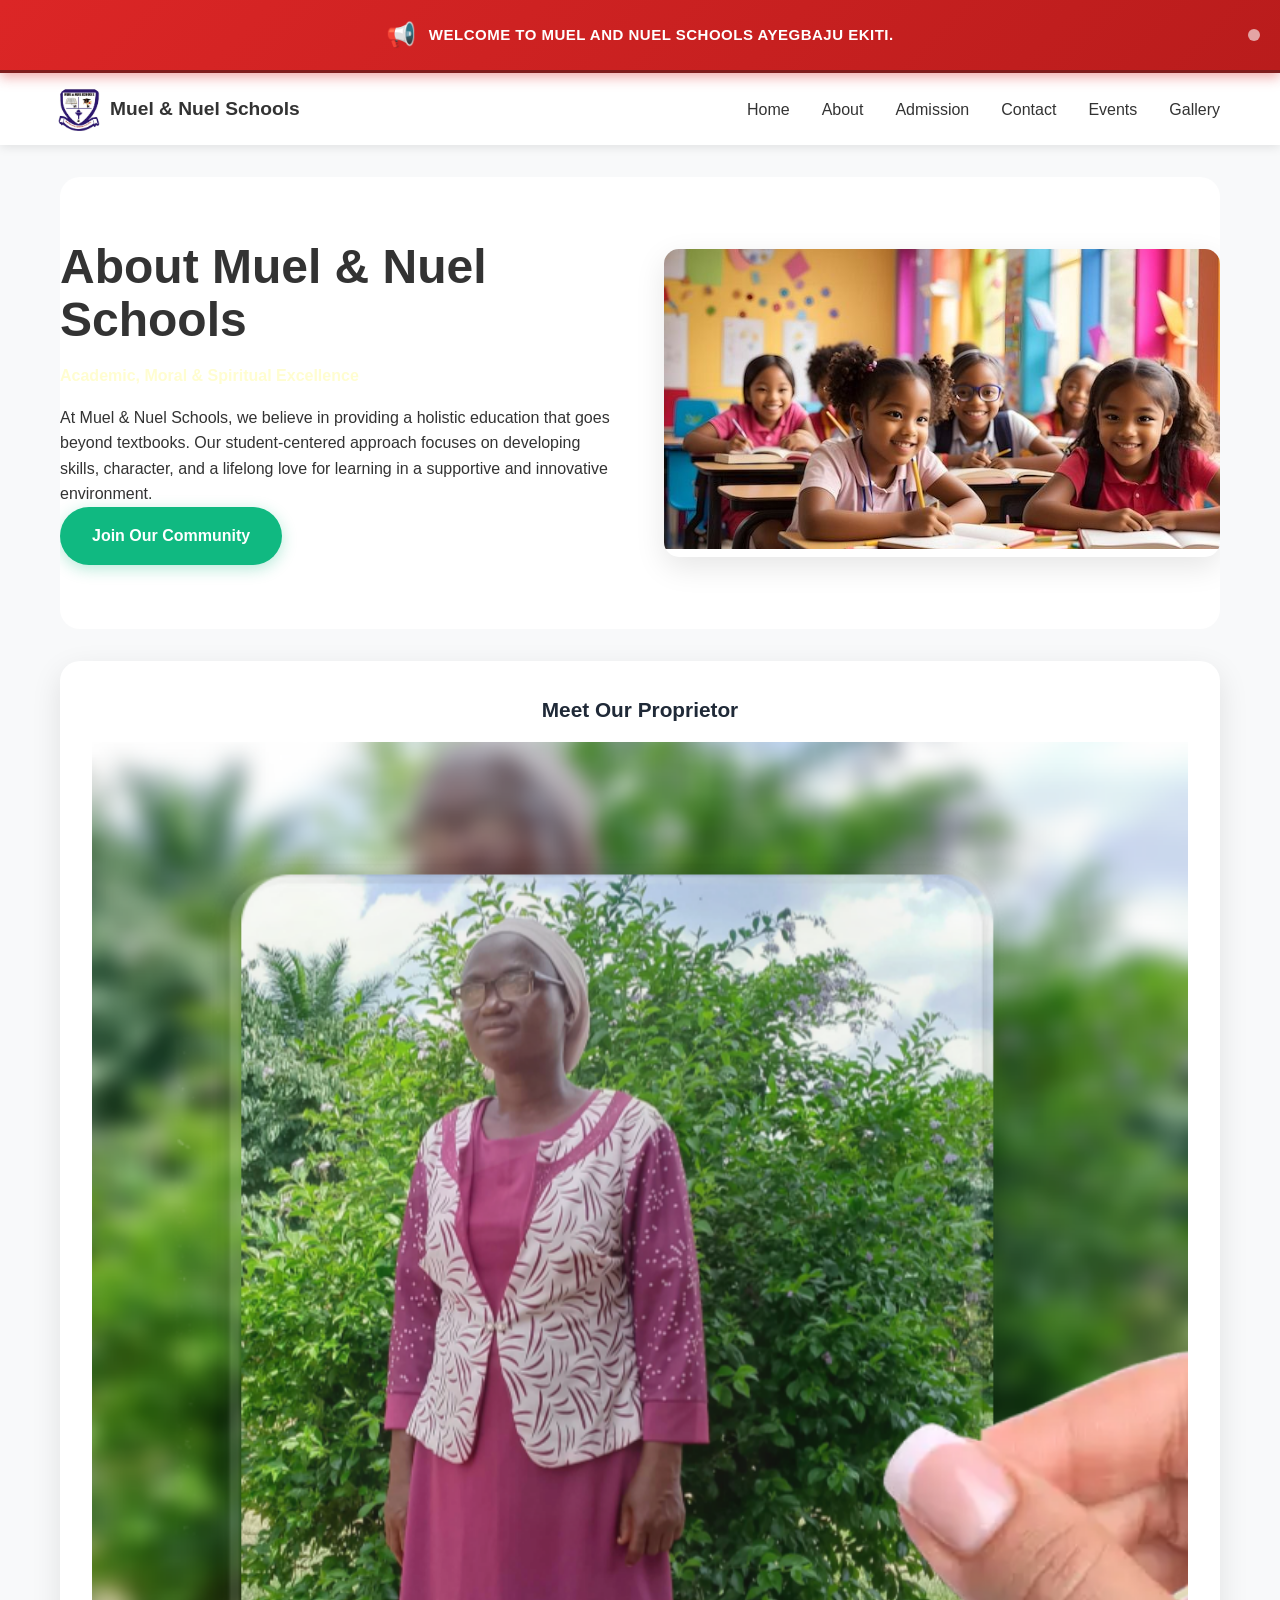
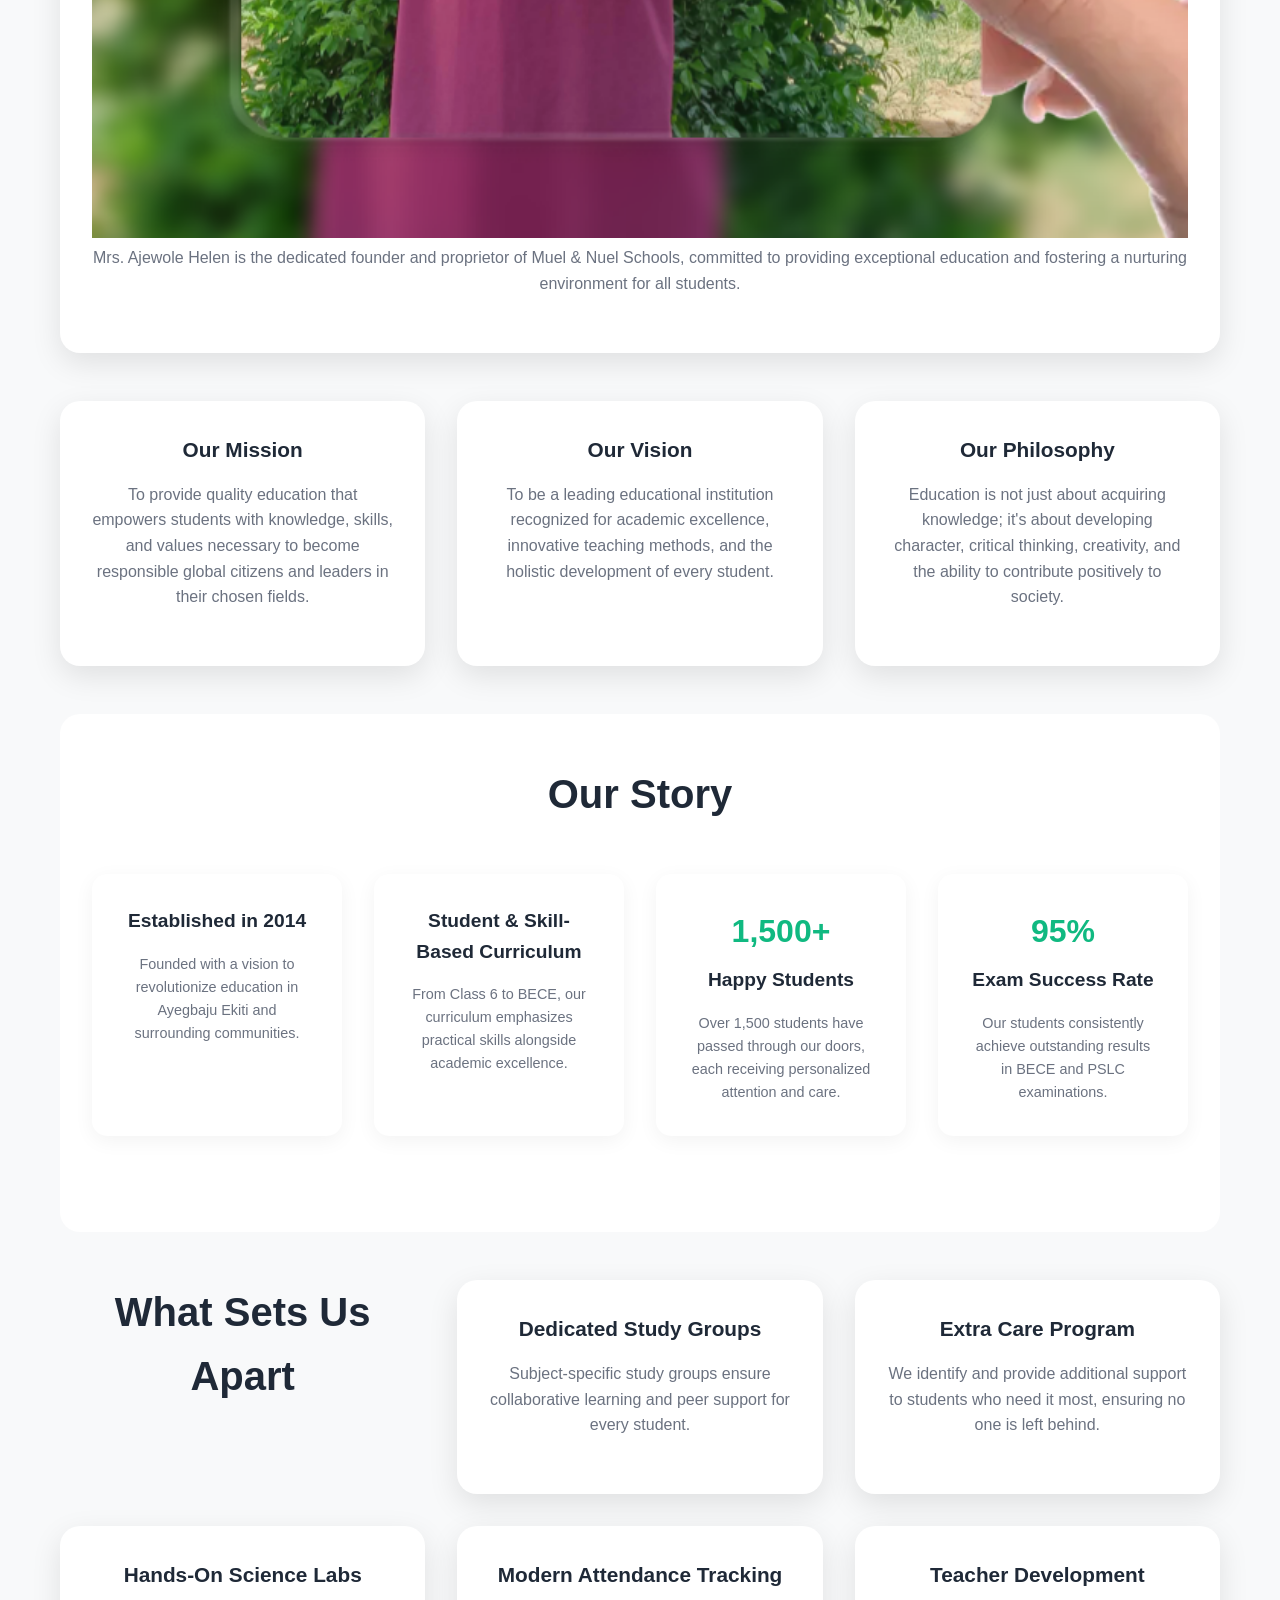
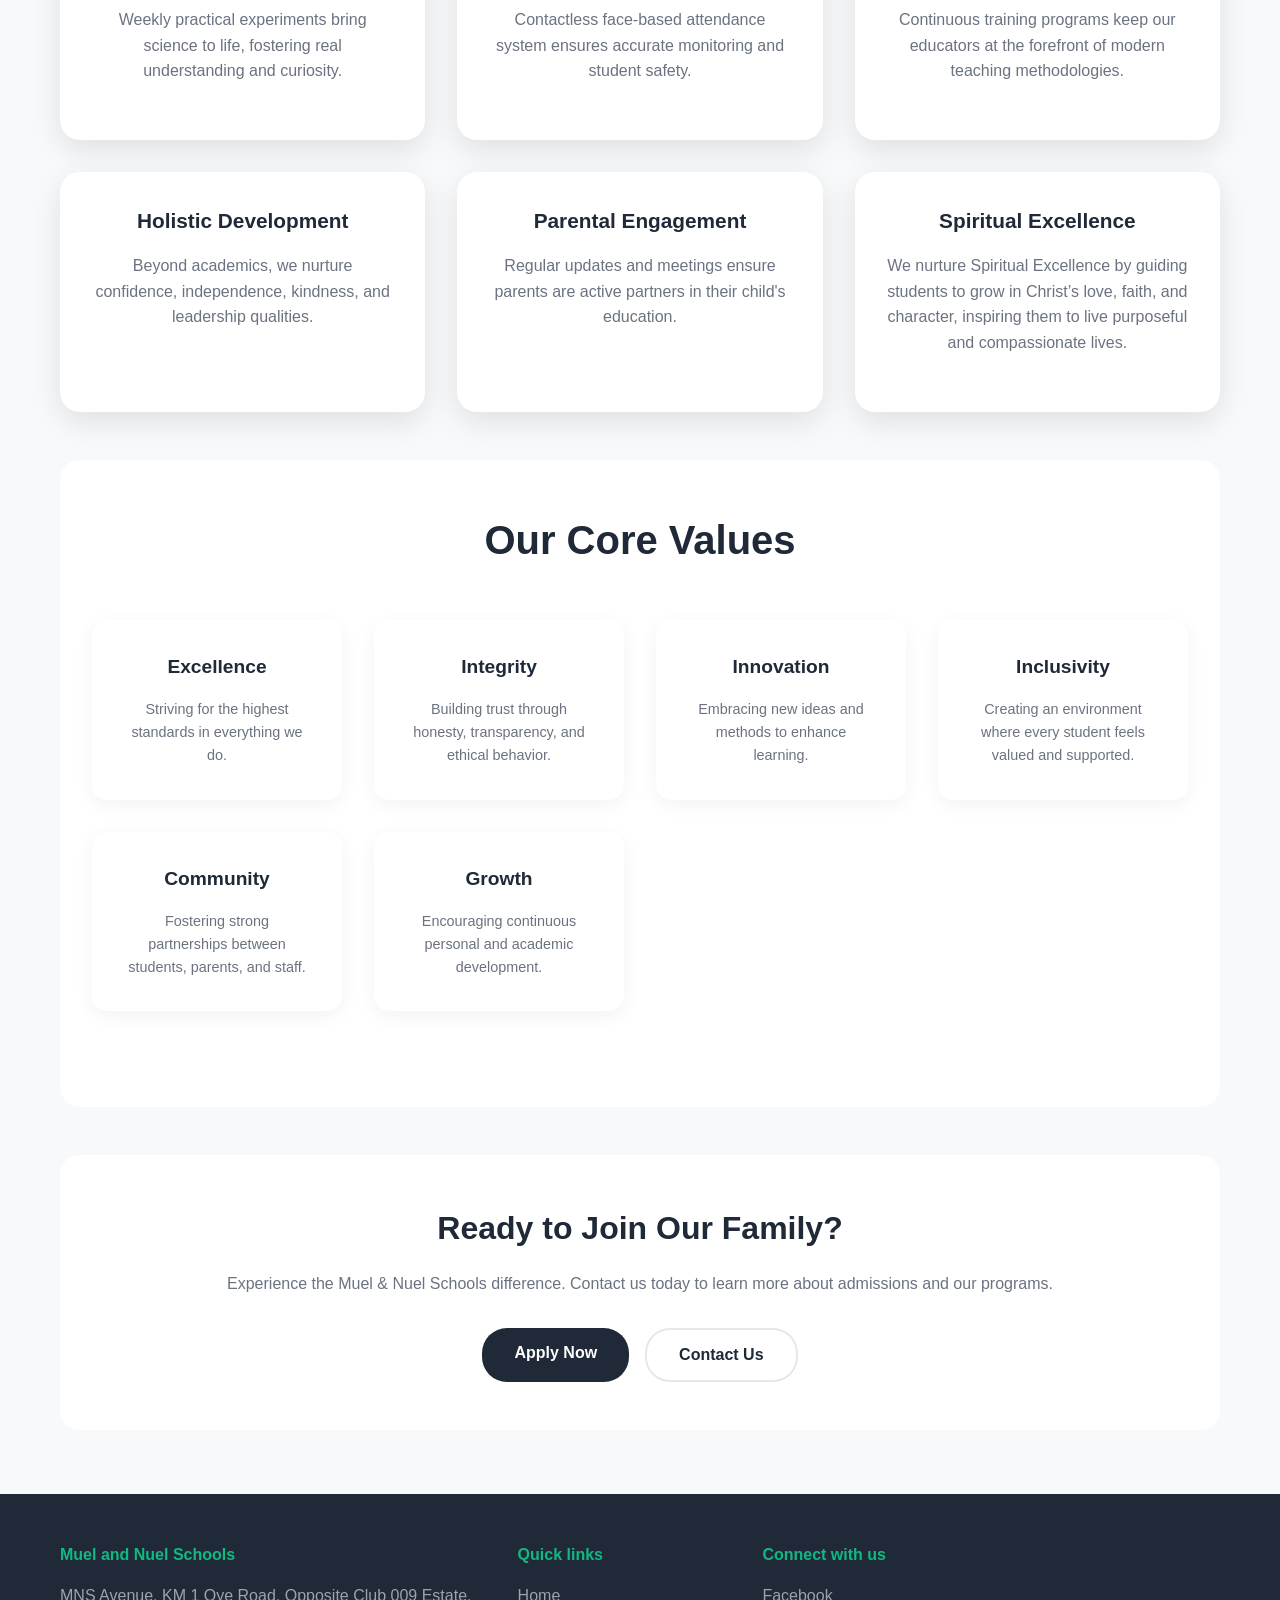
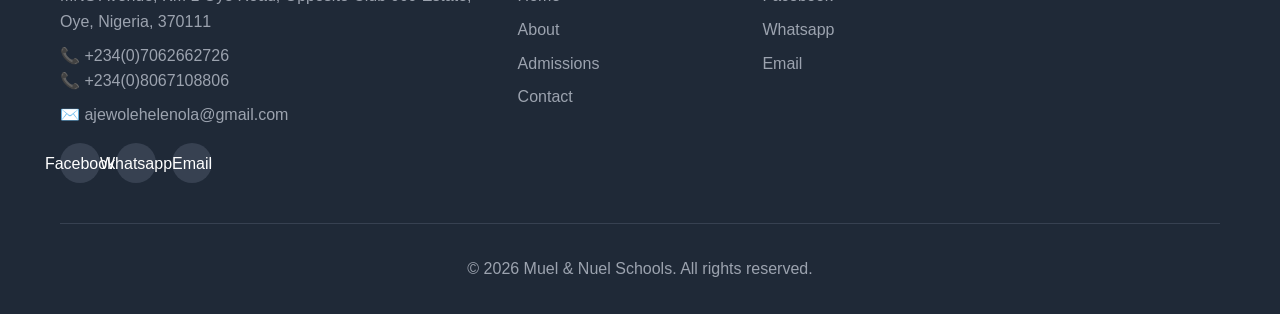
<file: mns-sch/about.html>
<!DOCTYPE html>
<html lang="en">
<head>
    <meta charset="UTF-8">
    <meta name="viewport" content="width=device-width, initial-scale=1.0">
    <meta name="description" content="Learn about Muel & Nuel Schools, our mission, vision, and commitment to quality education.">
    <meta name="keywords" content="school, education, Muel Nuel, about, mission, vision">
    <link rel="icon" href="images/IMG-20250709-WA0024.jpg" type="image/jpeg">
    <link rel="stylesheet" href="css/styles.css">
    <title>About - Muel & Nuel Schools</title>
</head>
<body>
    <header>
        <div class="quick-info">
            <span class="quick-info-badge">📢</span>
            <h6>WELCOME TO MUEL AND NUEL SCHOOLS AYEGBAJU EKITI.</h6>
            <span class="quick-info-pulse"></span>
        </div>
        <div class="container">
            <nav>
                <div class="logo">
                    <div class="logo-icon"><img src="images/IMG-20250709-WA0024.jpg" alt="MNS Logo" style="width: 50px; height: 50px; border-radius: 50%; object-fit: cover;"></div>
                    <span>Muel & Nuel Schools</span>
                </div>
                <ul class="nav-links">
                    <li><a href="index.html">Home</a></li>
                    <li><a href="about.html">About</a></li>
                    <li><a href="admission.html">Admission</a></li>
                    <li><a href="contact.html">Contact</a></li>
                    <li><a href="events.html">Events</a></li>
                    <li><a href="gallery.html">Gallery</a></li>
                </ul>
                <div class="hamburger">
                    <span></span>
                    <span></span>
                    <span></span>
                </div>
            </nav>
        </div>
        
        

    </header>

    <div class="container">
        <section class="hero">
            <div class="hero-content">
                <div class="hero-text">
                    <h1>About Muel & Nuel Schools</h1>
                    <p class="hero-subtitle">Academic, Moral & Spiritual Excellence</p>
                    <p>At Muel & Nuel Schools, we believe in providing a holistic education that goes beyond textbooks. Our student-centered approach focuses on developing skills, character, and a lifelong love for learning in a supportive and innovative environment.</p>
                    <a href="https://wa.me/2347062662726" target="_blank" rel="noopener" class="cta-btn">Join Our Community</a>
                </div>
                <div class="hero-image">
                    <img src="images/e86cdf921711b8cca025a7bf31471c12.jpg" alt="Students learning together">
                </div>
            </div>
        </section>

        <section class="proprietor">
            <div class="feature-card">
                <h3>Meet Our Proprietor</h3>
                <img src="images/2024-05-31 09-26-43.webp.jpg" alt="" height="100%" width="100%">
                <p>Mrs. Ajewole Helen is the dedicated founder and proprietor of Muel & Nuel Schools, committed to providing exceptional education and fostering a nurturing environment for all students.</p>
                
            </div>
        </section>

        <section class="features">
            <div class="feature-card">
                <h3>Our Mission</h3>
                <p>To provide quality education that empowers students with knowledge, skills, and values necessary to become responsible global citizens and leaders in their chosen fields.</p>
            </div>

            <div class="feature-card">
                <h3>Our Vision</h3>
                <p>To be a leading educational institution recognized for academic excellence, innovative teaching methods, and the holistic development of every student.</p>
            </div>

            <div class="feature-card">
                <h3>Our Philosophy</h3>
                <p>Education is not just about acquiring knowledge; it's about developing character, critical thinking, creativity, and the ability to contribute positively to society.</p>
            </div>
        </section>

        <section class="testimonials">
            <h2 class="section-title">Our Story</h2>
            <div class="info-grid">
                <div class="info-card">
                    <h4>Established in 2014</h4>
                    <p>Founded with a vision to revolutionize education in Ayegbaju Ekiti and surrounding communities.</p>
                </div>

                <div class="info-card">
                    <h4>Student & Skill-Based Curriculum</h4>
                    <p>From Class 6 to BECE, our curriculum emphasizes practical skills alongside academic excellence.</p>
                </div>

                <div class="info-card">
                    <div class="percentage">1,500+</div>
                    <h4>Happy Students</h4>
                    <p>Over 1,500 students have passed through our doors, each receiving personalized attention and care.</p>
                </div>

                <div class="info-card">
                    <div class="percentage">95%</div>
                    <h4>Exam Success Rate</h4>
                    <p>Our students consistently achieve outstanding results in BECE and PSLC examinations.</p>
                </div>
            </div>
        </section>

        <section class="features">
            <h2 class="section-title">What Sets Us Apart</h2>
            <div class="feature-card">
                <h3>Dedicated Study Groups</h3>
                <p>Subject-specific study groups ensure collaborative learning and peer support for every student.</p>
            </div>

            <div class="feature-card">
                <h3>Extra Care Program</h3>
                <p>We identify and provide additional support to students who need it most, ensuring no one is left behind.</p>
            </div>

            <div class="feature-card">
                <h3>Hands-On Science Labs</h3>
                <p>Weekly practical experiments bring science to life, fostering real understanding and curiosity.</p>
            </div>

            <div class="feature-card">
                <h3>Modern Attendance Tracking</h3>
                <p>Contactless face-based attendance system ensures accurate monitoring and student safety.</p>
            </div>

            <div class="feature-card">
                <h3>Teacher Development</h3>
                <p>Continuous training programs keep our educators at the forefront of modern teaching methodologies.</p>
            </div>

            <div class="feature-card">
                <h3>Holistic Development</h3>
                <p>Beyond academics, we nurture confidence, independence, kindness, and leadership qualities.</p>
            </div>

            <div class="feature-card">
                <h3>Parental Engagement</h3>
                <p>Regular updates and meetings ensure parents are active partners in their child's education.</p>
            </div>

            <div class="feature-card">
                <h3>Spiritual Excellence</h3>
                <p>We nurture Spiritual Excellence by guiding students to grow in Christ’s love, faith, and character, inspiring them to live purposeful and compassionate lives.</p>
            </div>
        </section>

        <section class="testimonials">
            <h2 class="section-title">Our Core Values</h2>
            <div class="info-grid">
                <div class="info-card">
                    <h4>Excellence</h4>
                    <p>Striving for the highest standards in everything we do.</p>
                </div>

                <div class="info-card">
                    <h4>Integrity</h4>
                    <p>Building trust through honesty, transparency, and ethical behavior.</p>
                </div>

                <div class="info-card">
                    <h4>Innovation</h4>
                    <p>Embracing new ideas and methods to enhance learning.</p>
                </div>

                <div class="info-card">
                    <h4>Inclusivity</h4>
                    <p>Creating an environment where every student feels valued and supported.</p>
                </div>

                <div class="info-card">
                    <h4>Community</h4>
                    <p>Fostering strong partnerships between students, parents, and staff.</p>
                </div>

                <div class="info-card">
                    <h4>Growth</h4>
                    <p>Encouraging continuous personal and academic development.</p>
                </div>
            </div>
        </section>

        <section class="contact">
            <h3>Ready to Join Our Family?</h3>
            <p>Experience the Muel & Nuel Schools difference. Contact us today to learn more about admissions and our programs.</p>

            <div class="contact-buttons">
                <a href="admission.html" class="contact-btn primary">Apply Now</a>
                <a href="contact.html" class="contact-btn secondary">Contact Us</a>
            </div>
        </section>
    </div>

    <footer>
        <div class="container">
            <div class="footer-content">
                <div class="footer-section">
                    <h4>Muel and Nuel Schools</h4>
                    <p>MNS Avenue, KM 1 Oye Road, Opposite Club 009 Estate, Oye, Nigeria, 370111</p>
                    <p>📞 +234(0)7062662726 <br>📞 +234(0)8067108806</p>
                    <p>✉️ ajewolehelenola@gmail.com</p>
                    <div class="social-links">
                        <a href="https://www.facebook.com/muelandnuelschools" target="_blank" rel="noopener noreferrer">Facebook</a>
                        <a href="https://wa.me/2347062662726" target="_blank" rel="noopener noreferrer">Whatsapp</a>
                        <a href="mailto:ajewolehelenola@gmail.com">Email</a>
                    </div>
                </div>

                <div class="footer-section">
                    <h4>Quick links</h4>
                    <a href="index.html">Home</a>
                    <a href="about.html">About</a>
                    <a href="admission.html">Admissions</a>
                    <a href="contact.html">Contact</a>
                </div>

                <div class="footer-section">
                    <h4>Connect with us</h4>
                    <a href="https://www.facebook.com/muelandnuelschools" target="_blank" rel="noopener noreferrer">Facebook</a>
                    <a href="https://wa.me/2347062662726" target="_blank" rel="noopener noreferrer">Whatsapp</a>
                    <a href="mailto:ajewolehelenola@gmail.com" target="_blank" rel="noopener noreferrer">Email</a>
                </div>
            </div>

            <div class="footer-bottom">
                <p>© <span id="year-footer"></span> Muel & Nuel Schools. All rights reserved.</p>
            </div>
        </div>
    </footer>

   
    <script>document.getElementById('year-footer').textContent = new Date().getFullYear();</script>
    <script src="js/script.js" defer></script>
    <script src="js/hamburger.js" defer></script>
</body>
</html>
</file>
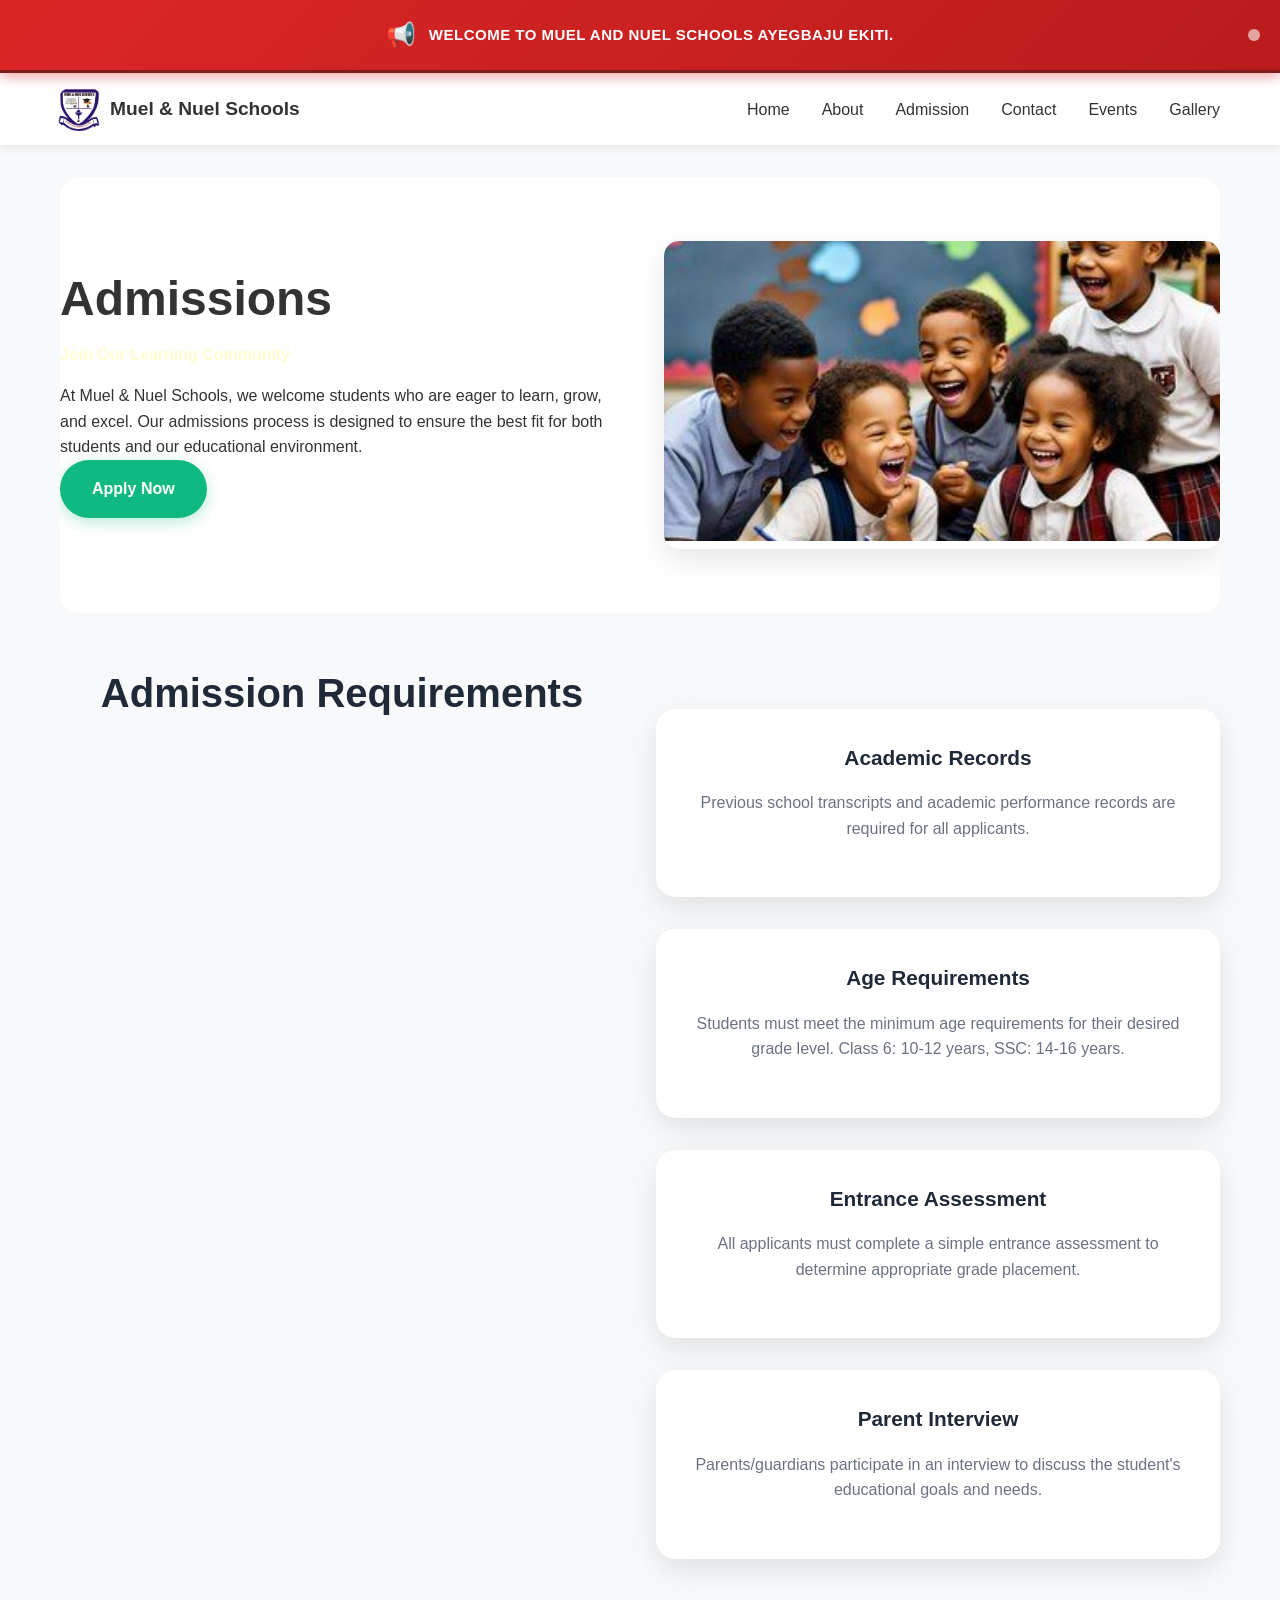
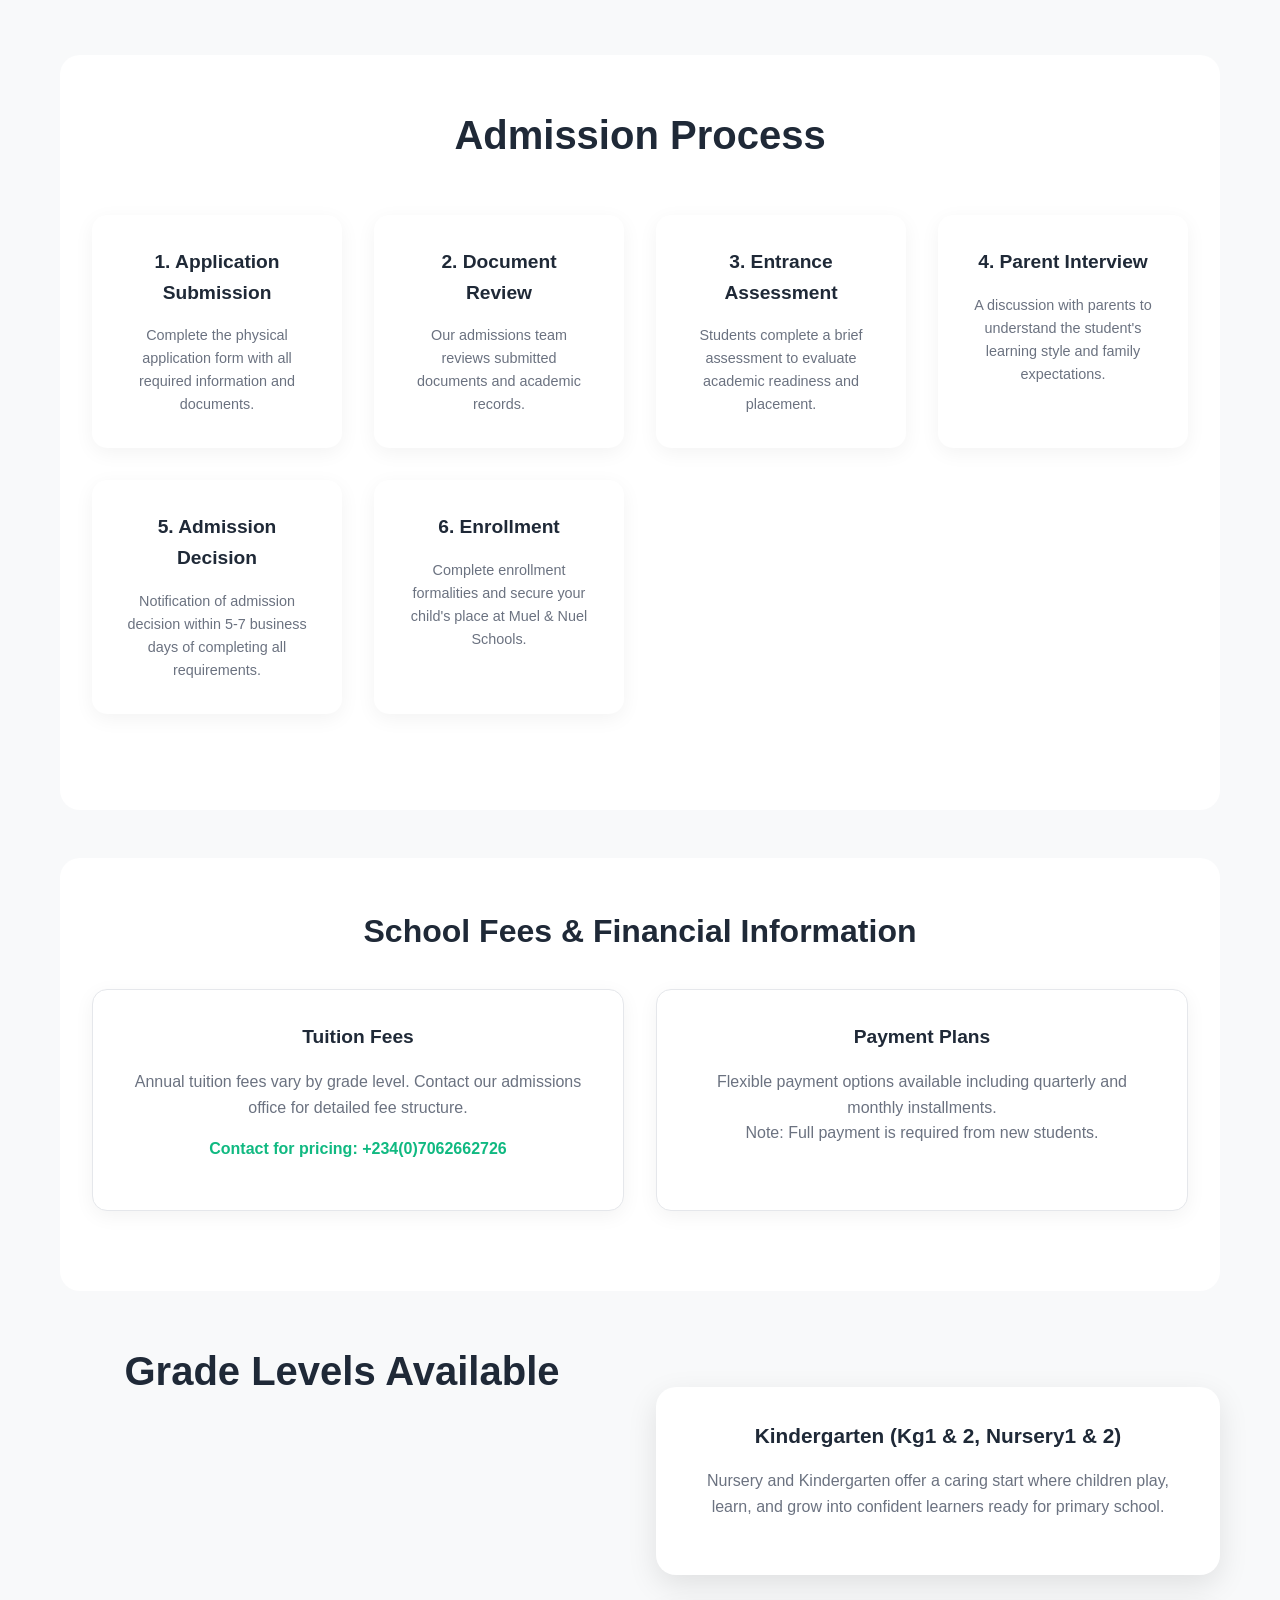
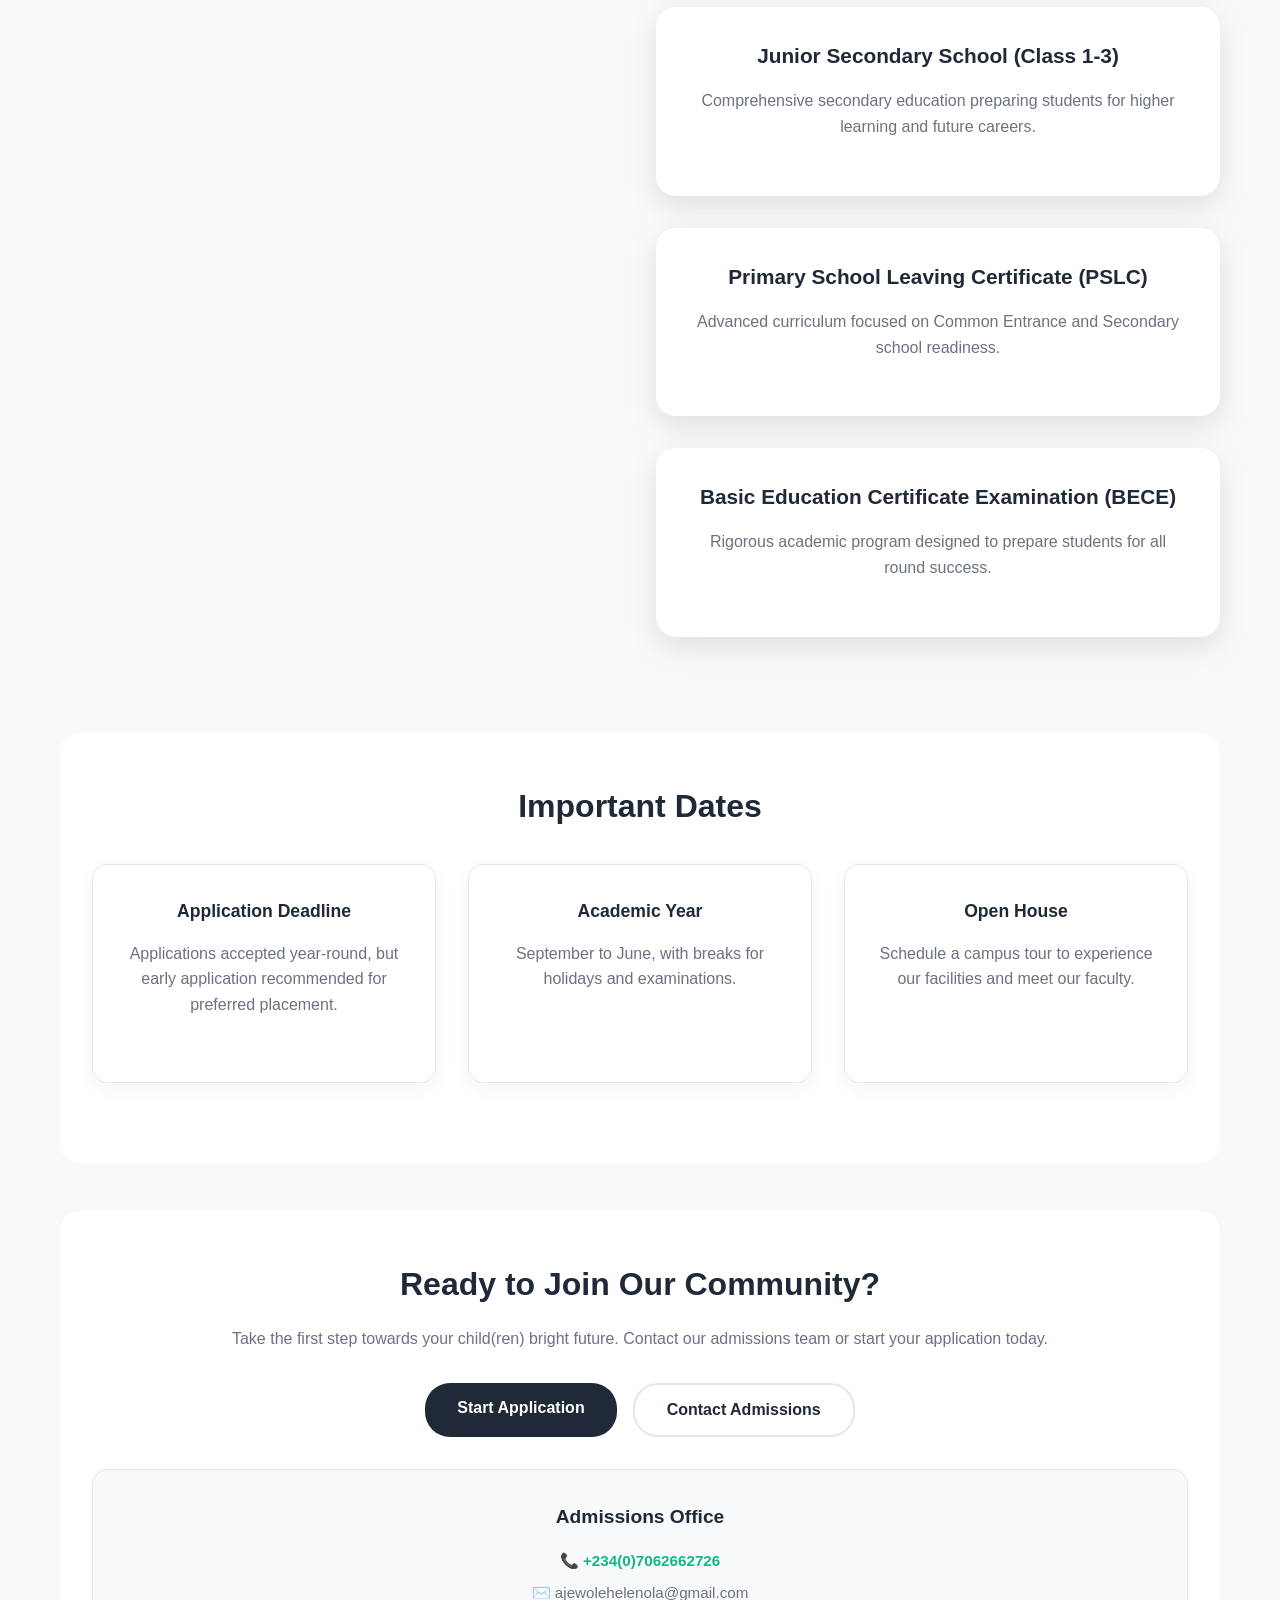
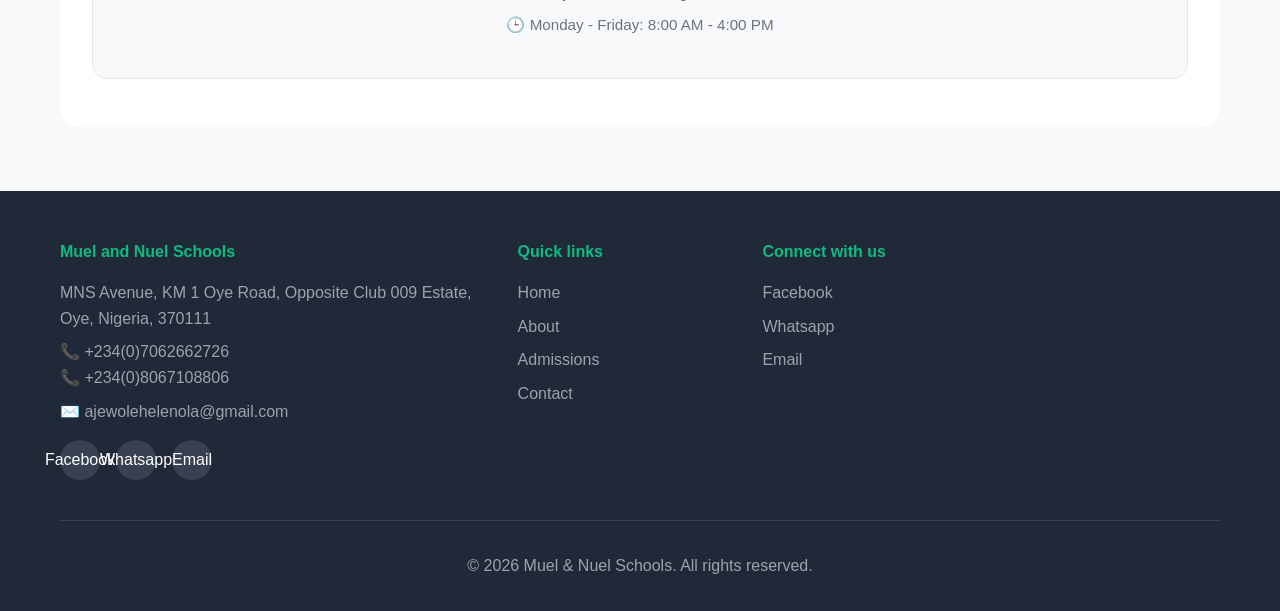
<file: mns-sch/admission.html>
<!DOCTYPE html>
<html lang="en">
<head>
    <meta charset="UTF-8">
    <meta name="viewport" content="width=device-width, initial-scale=1.0">
    <meta name="description" content="Admissions information for Muel & Nuel Schools. Learn about our admission process and requirements.">
    <meta name="keywords" content="school, education, Muel Nuel, admissions, enrollment">
    <link rel="icon" href="images/IMG-20250709-WA0024.jpg" type="image/jpeg">
    <link rel="stylesheet" href="css/styles.css">
    <link rel="stylesheet" href="css/admission.css">
    <title>Admissions - Muel & Nuel Schools</title>
</head>
<body>
    <header>
        <div class="quick-info">
            <span class="quick-info-badge">📢</span>
            <h6>WELCOME TO MUEL AND NUEL SCHOOLS AYEGBAJU EKITI.</h6>
            <span class="quick-info-pulse"></span>
        </div>
        <div class="container">
            <nav>
                <div class="logo">
                    <div class="logo-icon"><img src="images/IMG-20250709-WA0024.jpg" alt="MNS Logo" style="width: 50px; height: 50px; border-radius: 50%; object-fit: cover;"></div>
                    <span>Muel & Nuel Schools</span>
                </div>
                <ul class="nav-links">
                    <li><a href="index.html">Home</a></li>
                    <li><a href="about.html">About</a></li>
                    <li><a href="admission.html">Admission</a></li>
                    <li><a href="contact.html">Contact</a></li>
                    <li><a href="events.html">Events</a></li>
                    <li><a href="gallery.html">Gallery</a></li>
                </ul>
                <div class="hamburger">
                    <span></span>
                    <span></span>
                    <span></span>
                </div>
            </nav>
        </div>
        
    </header>

    <div class="container">
        <section class="hero">
            <div class="hero-content">
                <div class="hero-text">
                    <h1>Admissions</h1>
                    <p class="hero-subtitle">Join Our Learning Community</p>
                    <p>At Muel & Nuel Schools, we welcome students who are eager to learn, grow, and excel. Our admissions process is designed to ensure the best fit for both students and our educational environment.</p>
                    <a href="https://wa.me/2347062662726" class="cta-btn">Apply Now</a>
                </div>
                <div class="hero-image">
                    <img src="images/74690a080956091e0d40c0726a096555.jpg" alt="Students in classroom">
                </div>
            </div>
        </section>

        <section class="features">
            <h2 class="section-title">Admission Requirements</h2>
            <div class="features">
                <div class="feature-card">
                    <h3>Academic Records</h3>
                    <p>Previous school transcripts and academic performance records are required for all applicants.</p>
                </div>
                <div class="feature-card">
                    <h3>Age Requirements</h3>
                    <p>Students must meet the minimum age requirements for their desired grade level. Class 6: 10-12 years, SSC: 14-16 years.</p>
                </div>
                <div class="feature-card">
                    <h3>Entrance Assessment</h3>
                    <p>All applicants must complete a simple entrance assessment to determine appropriate grade placement.</p>
                </div>
                <div class="feature-card">
                    <h3>Parent Interview</h3>
                    <p>Parents/guardians participate in an interview to discuss the student's educational goals and needs.</p>
                </div>
            </div>
        </section>

        <section class="testimonials">
            <h2 class="section-title">Admission Process</h2>
            <div class="info-grid">
                <div class="info-card">
                    <h4>1. Application Submission</h4>
                    <p>Complete the physical application form with all required information and documents.</p>
                </div>
                <div class="info-card">
                    <h4>2. Document Review</h4>
                    <p>Our admissions team reviews submitted documents and academic records.</p>
                </div>
                <div class="info-card">
                    <h4>3. Entrance Assessment</h4>
                    <p>Students complete a brief assessment to evaluate academic readiness and placement.</p>
                </div>
                <div class="info-card">
                    <h4>4. Parent Interview</h4>
                    <p>A discussion with parents to understand the student's learning style and family expectations.</p>
                </div>
                <div class="info-card">
                    <h4>5. Admission Decision</h4>
                    <p>Notification of admission decision within 5-7 business days of completing all requirements.</p>
                </div>
                <div class="info-card">
                    <h4>6. Enrollment</h4>
                    <p>Complete enrollment formalities and secure your child's place at Muel & Nuel Schools.</p>
                </div>
            </div>
        </section>

        <section class="contact">
            <h3>School Fees & Financial Information</h3>
            <div class="fees-grid">
                <div class="fee-card">
                    <h4>Tuition Fees</h4>
                    <p>Annual tuition fees vary by grade level. Contact our admissions office for detailed fee structure.</p>
                    <p><strong>Contact for pricing: +234(0)7062662726</strong></p>
                </div>
                <div class="fee-card">
                    <h4>Payment Plans</h4>
                    <p>Flexible payment options available including quarterly and monthly installments. <br> Note: Full payment is required from new students.</p>
                </div>
                
            </div>
        </section>

        <section class="features">
            <h2 class="section-title">Grade Levels Available</h2>
            <div class="features">
                <div class="feature-card">
                    <h3>Kindergarten (Kg1 & 2, Nursery1 & 2)</h3>
                    <p>Nursery and Kindergarten offer a caring start where children play, learn, and grow into confident learners ready for primary school.</p>
                </div>
                <div class="feature-card">
                    <h3>Junior Secondary School (Class 1-3)</h3>
                    <p>Comprehensive secondary education preparing students for higher learning and future careers.</p>
                </div>
                <div class="feature-card">
                    <h3>Primary  School Leaving Certificate (PSLC)</h3>
                    <p>Advanced curriculum focused on Common Entrance and Secondary school readiness.</p>
                </div>
                <div class="feature-card">
                    <h3>Basic Education Certificate Examination (BECE)</h3>
                    <p>Rigorous academic program designed to prepare students for all round success.</p>
            </div>
        </section>

        <section class="contact">
            <h3>Important Dates</h3>
            <div class="dates-grid">
                <div class="date-card">
                    <h4>Application Deadline</h4>
                    <p>Applications accepted year-round, but early application recommended for preferred placement.</p>
                </div>
                <div class="date-card">
                    <h4>Academic Year</h4>
                    <p>September to June, with breaks for holidays and examinations.</p>
                </div>
                <div class="date-card">
                    <h4>Open House</h4>
                    <p>Schedule a campus tour to experience our facilities and meet our faculty.</p>
                </div>
            </div>
        </section>

        <section class="contact">
            <h3>Ready to Join Our Community?</h3>
            <p>Take the first step towards your child(ren) bright future. Contact our admissions team or start your application today.</p>

            <div class="contact-buttons">
                <a href="https://wa.me/2347062662726" class="contact-btn primary">Start Application</a>
                <a href="contact.html" class="contact-btn secondary">Contact Admissions</a>
            </div>

            <div class="admission-contact">
                <h4>Admissions Office</h4>
                <p>📞 +234(0)7062662726</p>
                <p>✉️ ajewolehelenola@gmail.com</p>
                <p>🕒 Monday - Friday: 8:00 AM - 4:00 PM</p>
            </div>
        </section>
    </div>

    <footer>
        <div class="container">
            <div class="footer-content">
                <div class="footer-section">
                    <h4>Muel and Nuel Schools</h4>
                    <p>MNS Avenue, KM 1 Oye Road, Opposite Club 009 Estate, Oye, Nigeria, 370111</p>
                    <p>📞 +234(0)7062662726 <br>📞 +234(0)8067108806</p>
                    <p>✉️ ajewolehelenola@gmail.com</p>
                    <div class="social-links">
                        <a href="https://www.facebook.com/muelandnuelschools" target="_blank" rel="noopener noreferrer">Facebook</a>
                        <a href="https://wa.me/2347062662726" target="_blank" rel="noopener noreferrer">Whatsapp</a>
                        <a href="mailto:ajewolehelenola@gmail.com" target="_blank" rel="noopener noreferrer">Email</a>
                    </div>
                </div>

                <div class="footer-section">
                    <h4>Quick links</h4>
                    <a href="index.html">Home</a>
                    <a href="about.html">About</a>
                    <a href="admission.html">Admissions</a>
                    <a href="contact.html">Contact</a>
                </div>

                <div class="footer-section">
                    <h4>Connect with us</h4>
                    <a href="https://www.facebook.com/muelandnuelschools" target="_blank" rel="noopener noreferrer">Facebook</a>
                    <a href="https://wa.me/2347062662726" target="_blank" rel="noopener noreferrer">Whatsapp</a>
                    <a href="mailto:ajewolehelenola@gmail.com" target="_blank" rel="noopener noreferrer">Email</a>
                </div>
            </div>

            <div class="footer-bottom">
                <p>© <span id="year-footer"></span> Muel & Nuel Schools. All rights reserved.</p>
            </div>
        </div>
    </footer>

   
    <script>document.getElementById('year-footer').textContent = new Date().getFullYear();</script>
    <script src="js/script.js" defer></script>
    <script src="js/hamburger.js" defer></script>
</body>
</html>
</file>
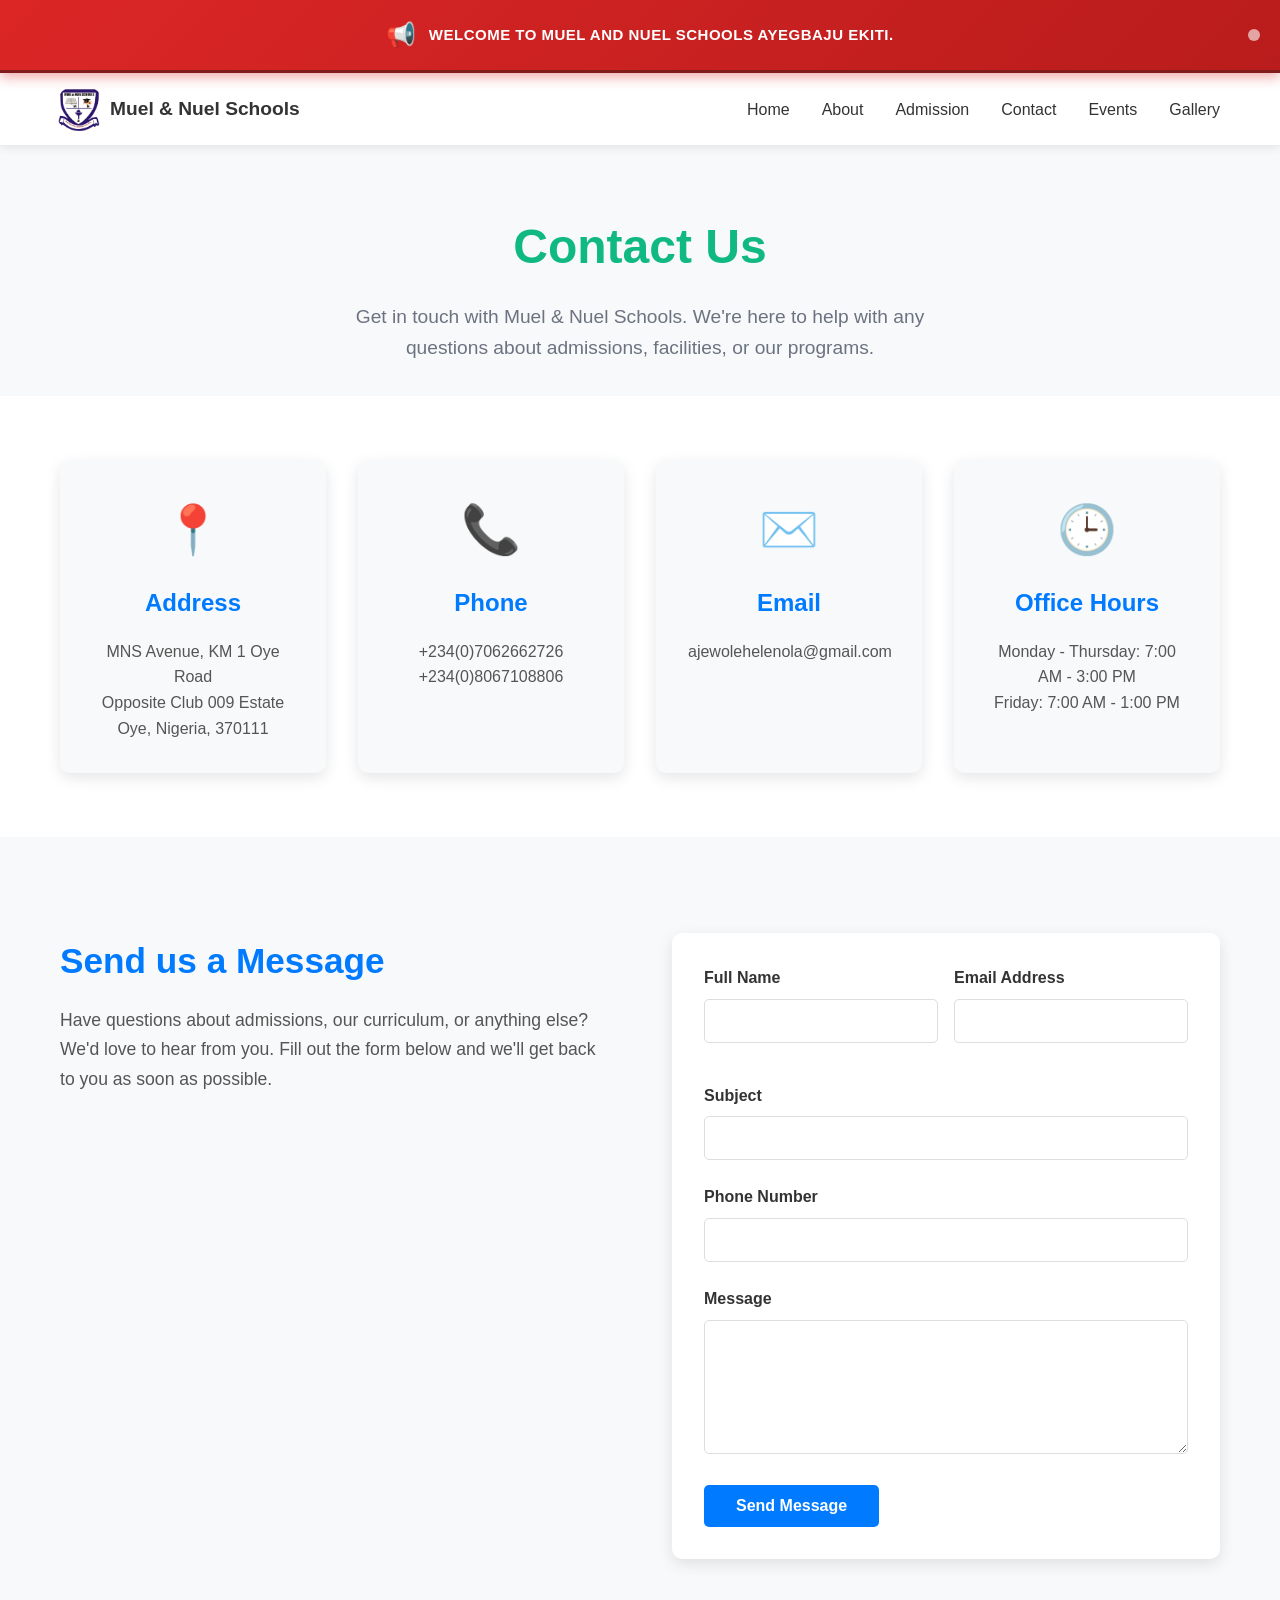
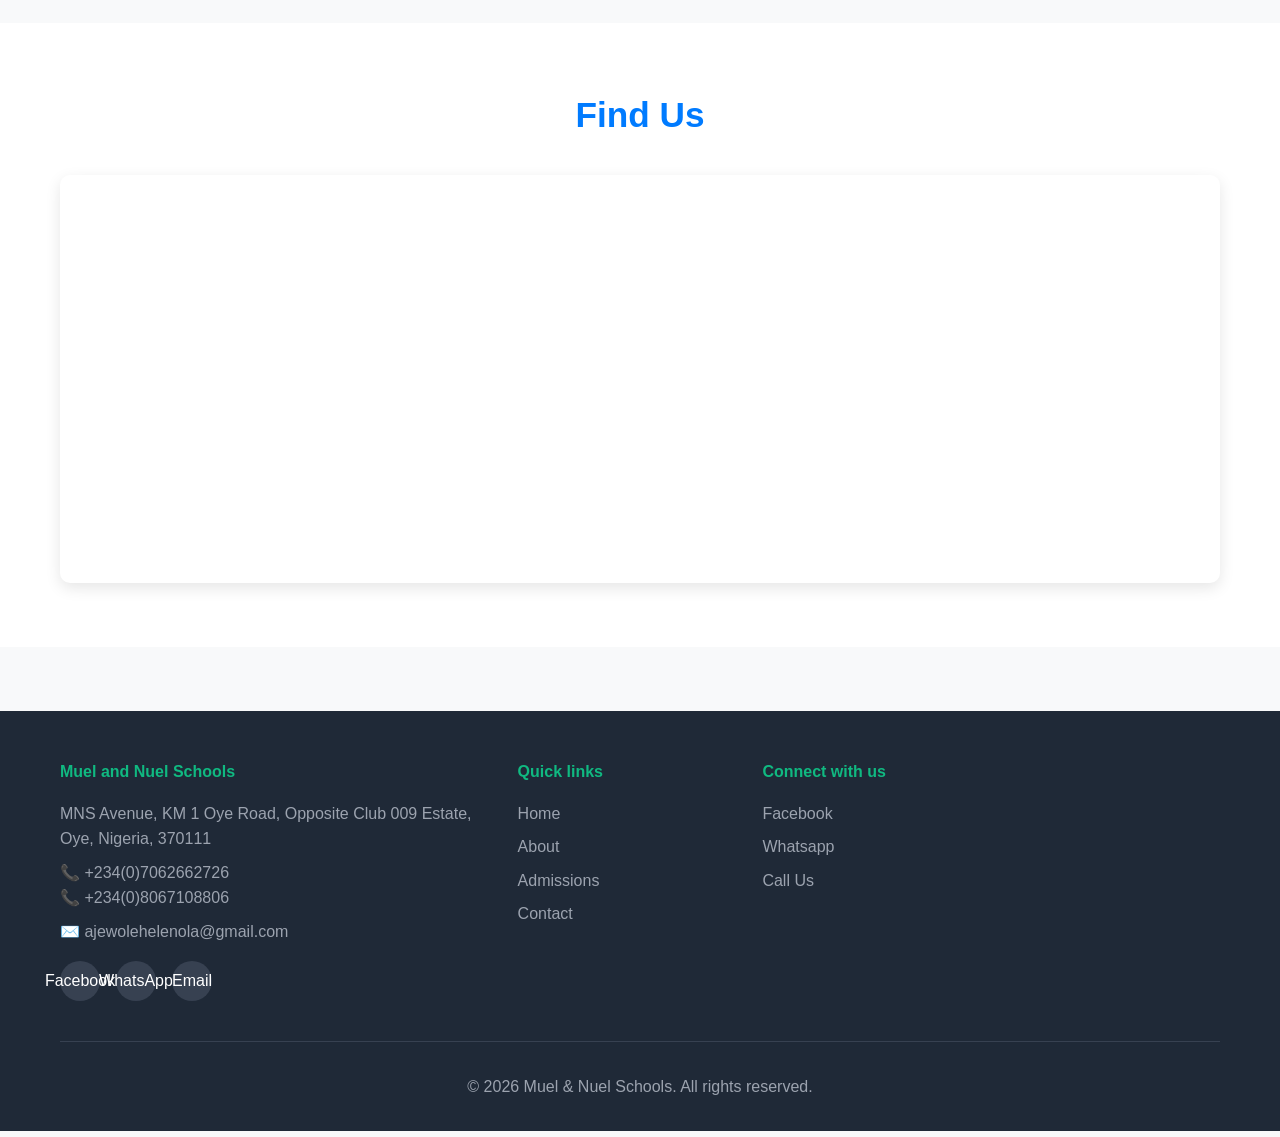
<file: mns-sch/contact.html>
<!DOCTYPE html>
<html lang="en">
<head>
    <meta charset="UTF-8">
    <meta name="viewport" content="width=device-width, initial-scale=1.0">
    <meta name="description" content="Contact Muel & Nuel Schools for inquiries about admissions, facilities, or general information.">
    <meta name="keywords" content="school, education, Muel Nuel, contact, inquiries">
    <link rel="icon" href="images/IMG-20250709-WA0024.jpg" type="image/jpeg">
    <link rel="stylesheet" href="css/styles.css">
    <link rel="stylesheet" href="css/contact.css">
    <title>Contact - Muel & Nuel Schools</title>
</head>
<body>
    <header>
        <div class="quick-info">
            <span class="quick-info-badge">📢</span>
            <h6>WELCOME TO MUEL AND NUEL SCHOOLS AYEGBAJU EKITI.</h6>
            <span class="quick-info-pulse"></span>
        </div>
        <div class="container">
            <nav>
                <div class="logo">
                    <div class="logo-icon"><img src="images/IMG-20250709-WA0024.jpg" alt="MNS Logo" style="width: 50px; height: 50px; border-radius: 50%; object-fit: cover;"></div>
                    <span>Muel & Nuel Schools</span>
                </div>
                <ul class="nav-links">
                    <li><a href="index.html">Home</a></li>
                    <li><a href="about.html">About</a></li>
                    <li><a href="admission.html">Admission</a></li>
                    <li><a href="contact.html">Contact</a></li>
                    <li><a href="events.html">Events</a></li>
                    <li><a href="gallery.html">Gallery</a></li>
                </ul>
                <div class="hamburger">
                    <span></span>
                    <span></span>
                    <span></span>
                </div>
            </nav>
        </div>
        
    </header>

    <section class="contact-header">
        <div class="container">
            <h1 class="contact-title">Contact Us</h1>
            <p class="contact-subtitle">Get in touch with Muel & Nuel Schools. We're here to help with any questions about admissions, facilities, or our programs.</p>
        </div>
    </section>

    <section class="contact-info">
        <div class="container">
            <div class="contact-grid">
                <div class="contact-card">
                    <div class="contact-icon">📍</div>
                    <h3>Address</h3>
                    <p>MNS Avenue, KM 1 Oye Road<br>Opposite Club 009 Estate<br>Oye, Nigeria, 370111</p>
                </div>
                <div class="contact-card">
                    <div class="contact-icon">📞</div>
                    <h3>Phone</h3>
                    <p>+234(0)7062662726 <br> +234(0)8067108806</p>
                </div>
                <div class="contact-card">
                    <div class="contact-icon">✉️</div>
                    <h3>Email</h3>
                    <p>ajewolehelenola@gmail.com</p>
                </div>
                <div class="contact-card">
                    <div class="contact-icon">🕒</div>
                    <h3>Office Hours</h3>
                    <p>Monday - Thursday: 7:00 AM - 3:00 PM<br>Friday: 7:00 AM - 1:00 PM</p>
                </div>
            </div>
        </div>
    </section>

    <section class="contact-form-section">
        <div class="container">
            <div class="contact-form-container">
                <div class="form-text">
                    <h2>Send us a Message</h2>
                    <p>Have questions about admissions, our curriculum, or anything else? We'd love to hear from you. Fill out the form below and we'll get back to you as soon as possible.</p>
                </div>
                <form class="contact-form" id="form-group" netlify>
                    <div class="form-row">
                        <div class="form-group">
                            <label for="name">Full Name</label>
                            <input type="text" id="name" name="name" required>
                        </div>
                        <div class="form-group">
                            <label for="email">Email Address</label>
                            <input type="email" id="email" name="email" required>
                        </div>
                    </div>
                    <div class="form-group">
                        <label for="subject">Subject</label>
                        <input type="text" id="subject" name="subject" required>
                    </div>
                    <div class="form-group">
                        <label for="phone-number">Phone Number</label>
                        <input type="phone-number" id="phone-number" name="phone-number" required>
                    </div>
                    <div class="form-group">
                        <label for="message">Message</label>
                        <textarea id="message" name="message" rows="6" required></textarea>
                    </div>
                    <button type="submit" class="submit-btn" id="submitBtn">Send Message</button>
                </form>
            </div>
        </div>
        <p id="statusMessage" class="message"></p>

    </section>

    <section class="map-section">
        <div class="container">
            <h2>Find Us</h2>
            <div class="map-container">
                <iframe src="https://www.google.com/maps?q=7.798354,5.3053205&z=16&output=embed" width="100%" height="400" style="border:0;" allowfullscreen="" loading="lazy" referrerpolicy="no-referrer-when-downgrade"></iframe>
            </div>
        </div>
    </section>

    <footer>
        <div class="container">
            <div class="footer-content">
                <div class="footer-section">
                    <h4>Muel and Nuel Schools</h4>
                    <p>MNS Avenue, KM 1 Oye Road, Opposite Club 009 Estate, Oye, Nigeria, 370111</p>
                    <p>📞 +234(0)7062662726 <br>📞 +234(0)8067108806</p>
                    <p>✉️ ajewolehelenola@gmail.com </p>
                    <div class="social-links">
                        <a href="https://www.facebook.com/muelandnuelschools" target="_blank" rel="noopener noreferrer">Facebook</a>
                        <a href="https://wa.me/2347062662726" target="_blank" rel="noopener noreferrer">WhatsApp</a>
                        <a href="mailto:ajewolehelenola@gmail.com">Email</a>
                    </div>
                </div>
                
                <div class="footer-section">
                    <h4>Quick links</h4>
                    <a href="index.html">Home</a>
                    <a href="about.html">About</a>
                    <a href="admission.html">Admissions</a>
                    <a href="contact.html">Contact</a>
                </div>
                
                <div class="footer-section">
                    <h4>Connect with us</h4>
                    <a href="https://www.facebook.com/muelandnuelschools" target="_blank" rel="noopener noreferrer">Facebook</a>
                    <a href="https://wa.me/2347062662726" target="_blank" rel="noopener noreferrer">Whatsapp</a>
                    <a href="tel:+2347062662726">Call Us</a>
                </div>
            </div>
            
            <div class="footer-bottom">
                <p>© <span id="year-footer"></span> Muel & Nuel Schools. All rights reserved.</p>
            </div>
        </div>
    </footer>

   
    <script>document.getElementById('year-footer').textContent = new Date().getFullYear();</script>
    <script src="js/script.js" defer></script>
    <script src="js/hamburger.js" defer></script>
</body>
</html>
</file>
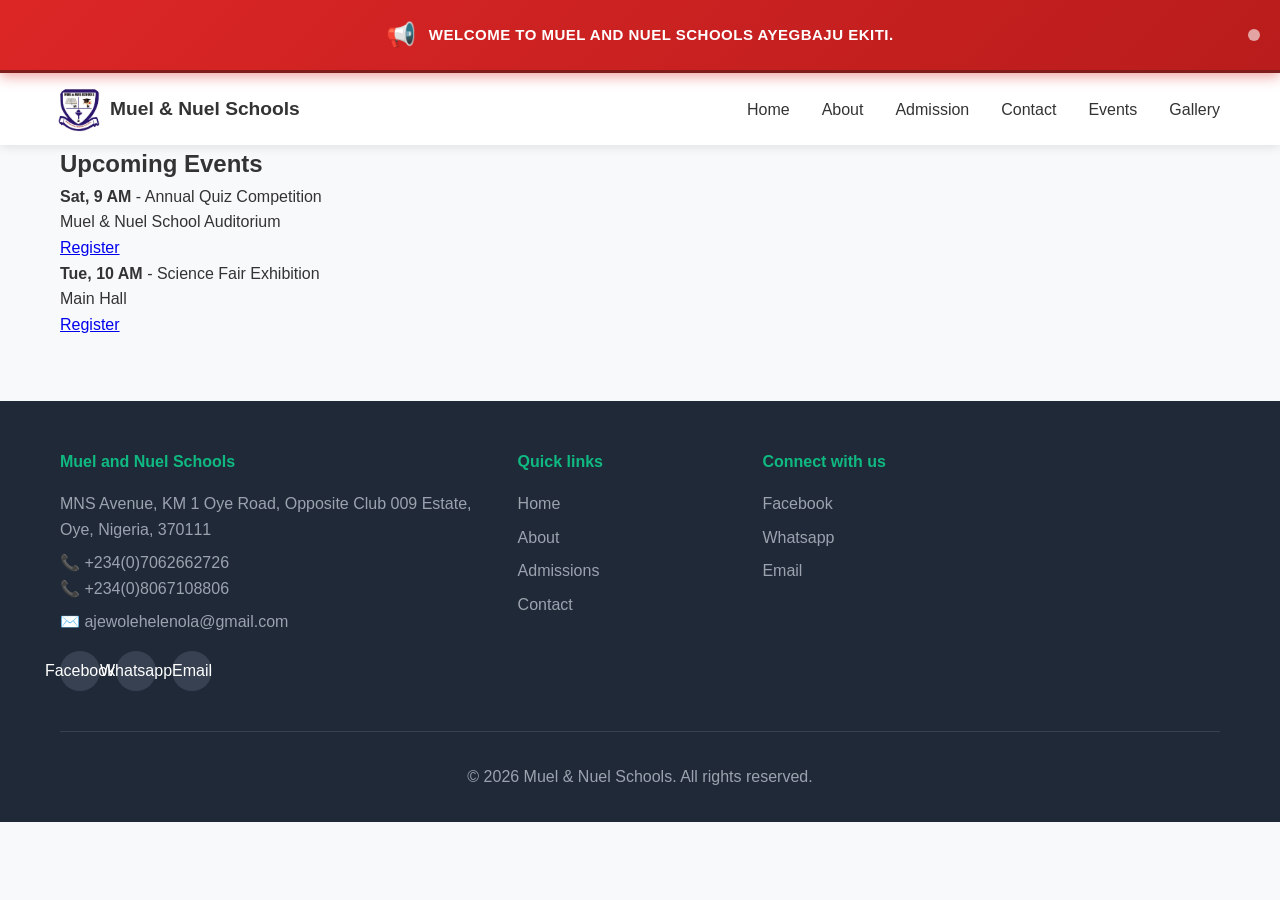
<file: mns-sch/events.html>
<!DOCTYPE html>
<html lang="en">
<head>
    <meta charset="UTF-8">
    <meta name="viewport" content="width=device-width, initial-scale=1.0">
    <meta name="description" content="Upcoming events at Muel & Nuel Schools. Stay informed about school activities, competitions, and exhibitions.">
    <meta name="keywords" content="school, events, Muel Nuel, competitions, exhibitions">
    <link rel="icon" href="images/IMG-20250709-WA0024.jpg" type="image/jpeg">
    <link rel="stylesheet" href="css/styles.css">
    <title>Events - Muel & Nuel Schools</title>
</head>
<body>
    <header>
        <div class="quick-info">
            <span class="quick-info-badge">📢</span>
            <h6>WELCOME TO MUEL AND NUEL SCHOOLS AYEGBAJU EKITI.</h6>
            <span class="quick-info-pulse"></span>
        </div>
        <div class="container">
            <nav>
                <div class="logo">
                    <div class="logo-icon"><img src="images/IMG-20250709-WA0024.jpg" alt="MNS Logo" style="width: 50px; height: 50px; border-radius: 50%; object-fit: cover;"></div>
                    <span>Muel & Nuel Schools</span>
                </div>
                <ul class="nav-links">
                    <li><a href="index.html">Home</a></li>
                    <li><a href="about.html">About</a></li>
                    <li><a href="admission.html">Admission</a></li>
                    <li><a href="contact.html">Contact</a></li>
                    <li><a href="events.html">Events</a></li>
                    <li><a href="gallery.html">Gallery</a></li>
                </ul>
                <div class="hamburger">
                    <span></span>
                    <span></span>
                    <span></span>
                </div>
            </nav>
        </div>
    </header>

    <div class="container">
        <!-- ===== Upcoming Events Section ===== -->
        <section class="events">
            <h2>Upcoming Events</h2>

            <div class="event">
                <div class="event-info">
                    <p><strong>Sat, 9 AM</strong> - Annual Quiz Competition</p>
                    <span>Muel & Nuel School Auditorium</span>
                </div>
                <a href="admission.html" class="btn-small">Register</a>
            </div>

            <div class="event">
                <div class="event-info">
                    <p><strong>Tue, 10 AM</strong> - Science Fair Exhibition</p>
                    <span>Main Hall</span>
                </div>
                <a href="admission.html" class="btn-small">Register</a>
            </div>
        </section>
    </div>

    <footer>
        <div class="container">
            <div class="footer-content">
                <div class="footer-section">
                    <h4>Muel and Nuel Schools</h4>
                    <p>MNS Avenue, KM 1 Oye Road, Opposite Club 009 Estate, Oye, Nigeria, 370111</p>
                    <p>📞 +234(0)7062662726 <br>📞 +234(0)8067108806</p>
                    <p>✉️ ajewolehelenola@gmail.com</p>
                    <div class="social-links">
                        <a href="https://www.facebook.com/muelandnuelschools" target="_blank" rel="noopener noreferrer">Facebook</a>
                        <a href="https://wa.me/2347062662726" target="_blank" rel="noopener noreferrer">Whatsapp</a>
                        <a href="mailto:ajewolehelenola@gmail.com">Email</a>
                    </div>
                </div>

                <div class="footer-section">
                    <h4>Quick links</h4>
                    <a href="index.html">Home</a>
                    <a href="about.html">About</a>
                    <a href="admission.html">Admissions</a>
                    <a href="contact.html">Contact</a>
                </div>

                <div class="footer-section">
                    <h4>Connect with us</h4>
                    <a href="https://www.facebook.com/muelandnuelschools" target="_blank" rel="noopener noreferrer">Facebook</a>
                    <a href="https://wa.me/2347062662726" target="_blank" rel="noopener noreferrer">Whatsapp</a>
                    <a href="mailto:ajewolehelenola@gmail.com" target="_blank" rel="noopener noreferrer">Email</a>
                </div>
            </div>

            <div class="footer-bottom">
                <p>© <span id="year-footer"></span> Muel & Nuel Schools. All rights reserved.</p>
            </div>
        </div>
    </footer>

    <script>document.getElementById('year-footer').textContent = new Date().getFullYear();</script>
    <script src="js/script.js" defer></script>
    <script src="js/hamburger.js" defer></script>
</body>
</html>
</file>
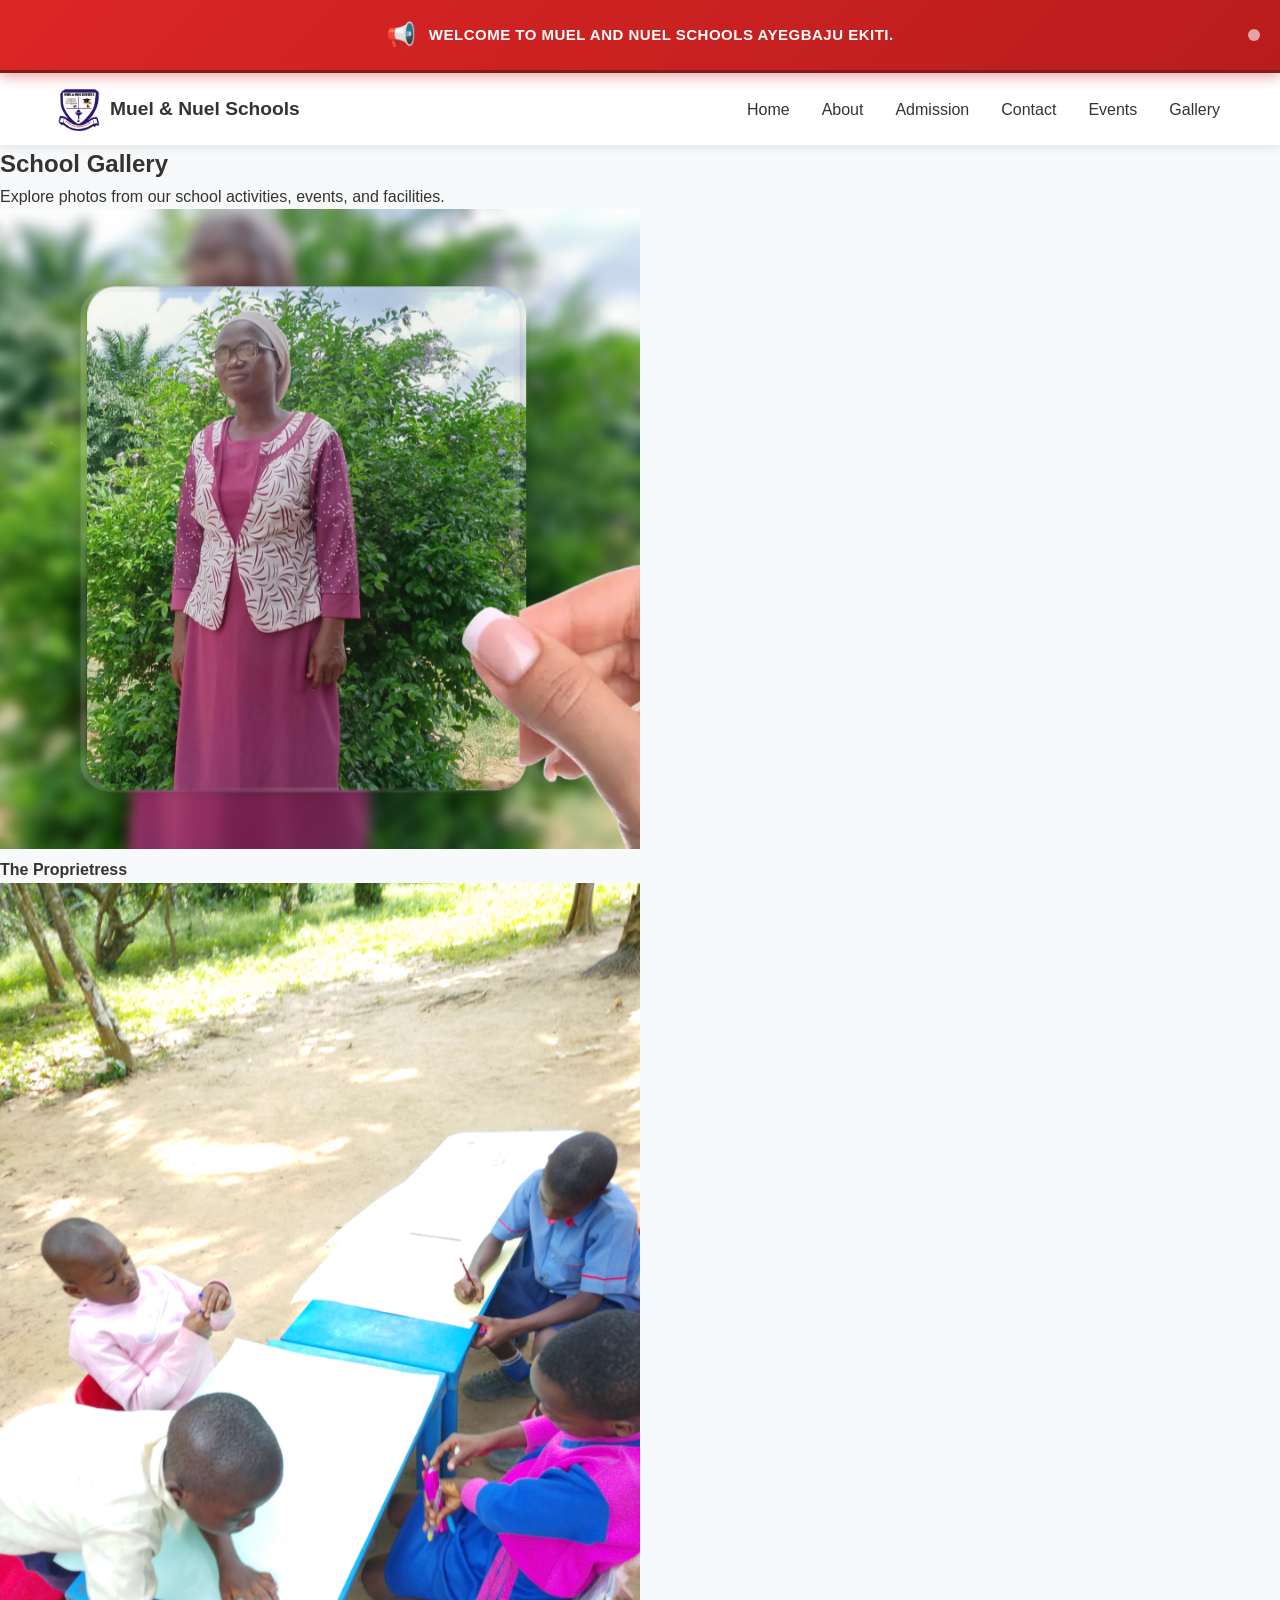
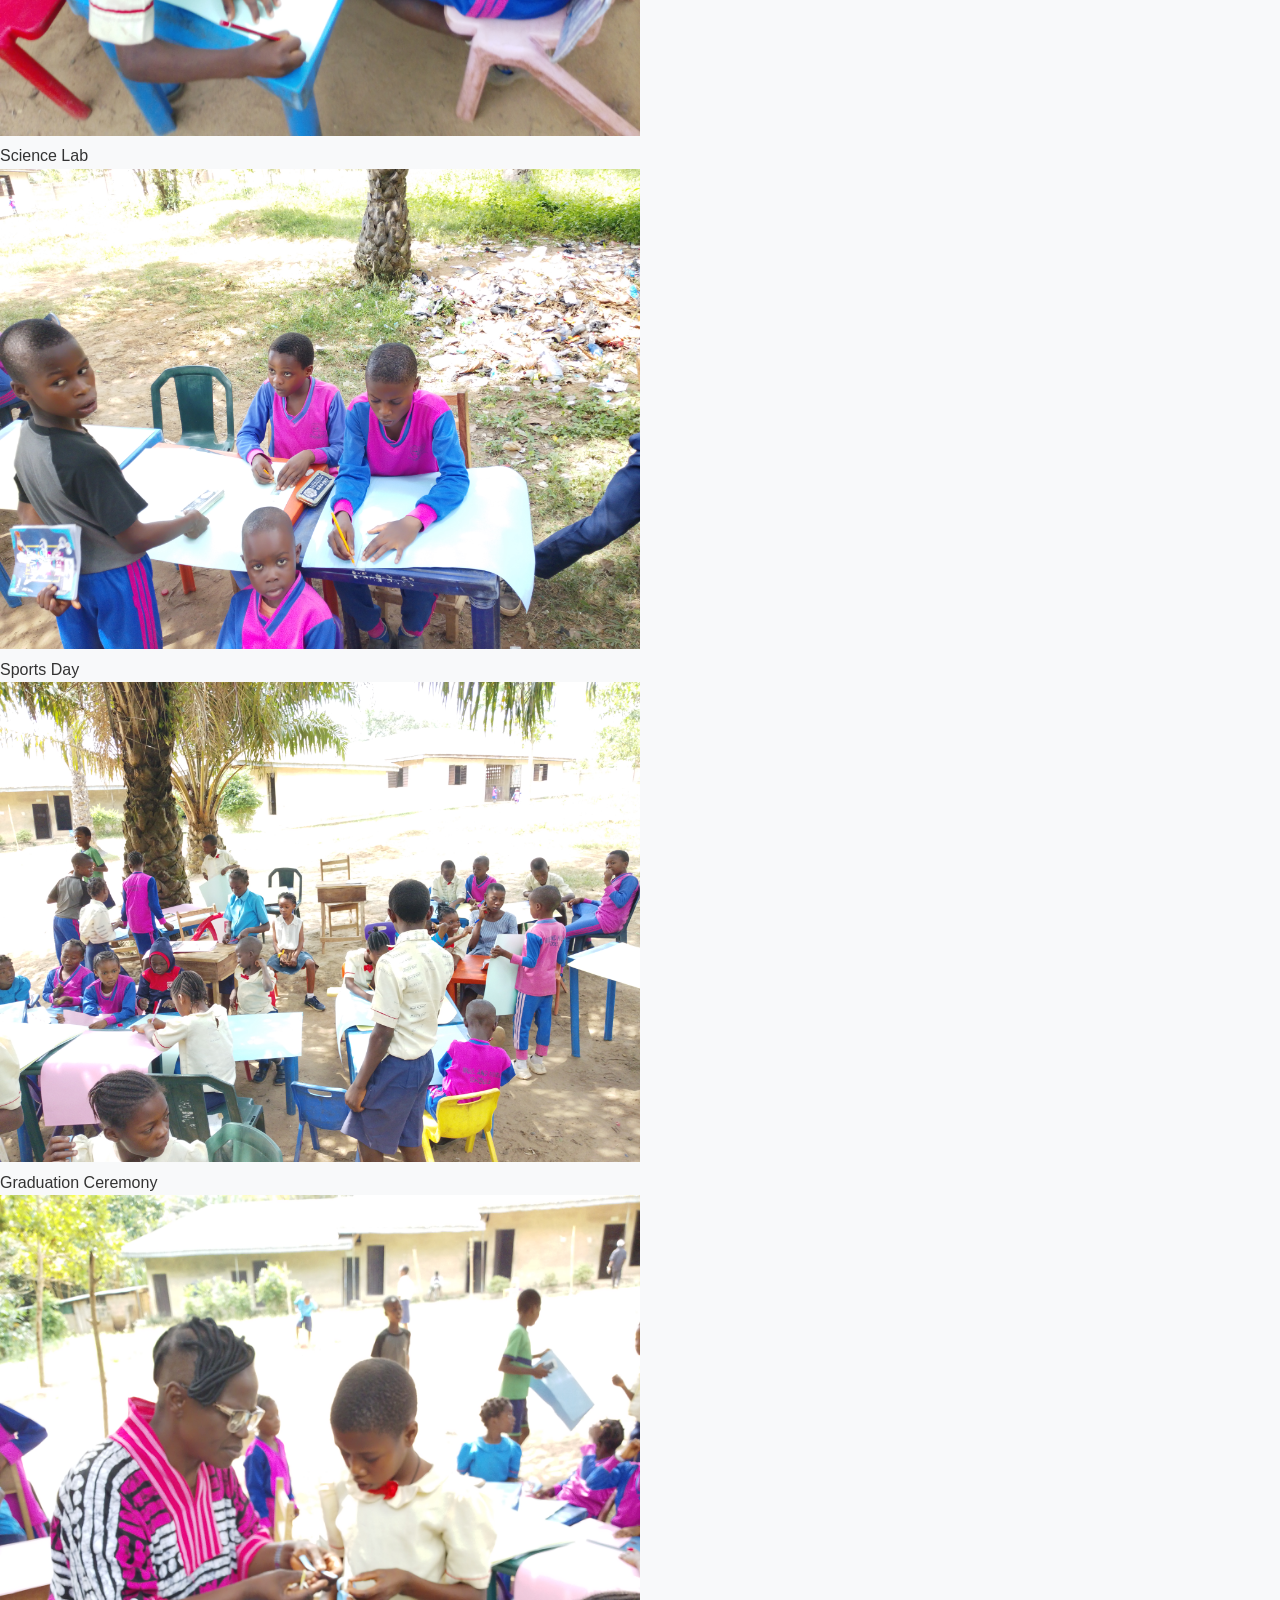
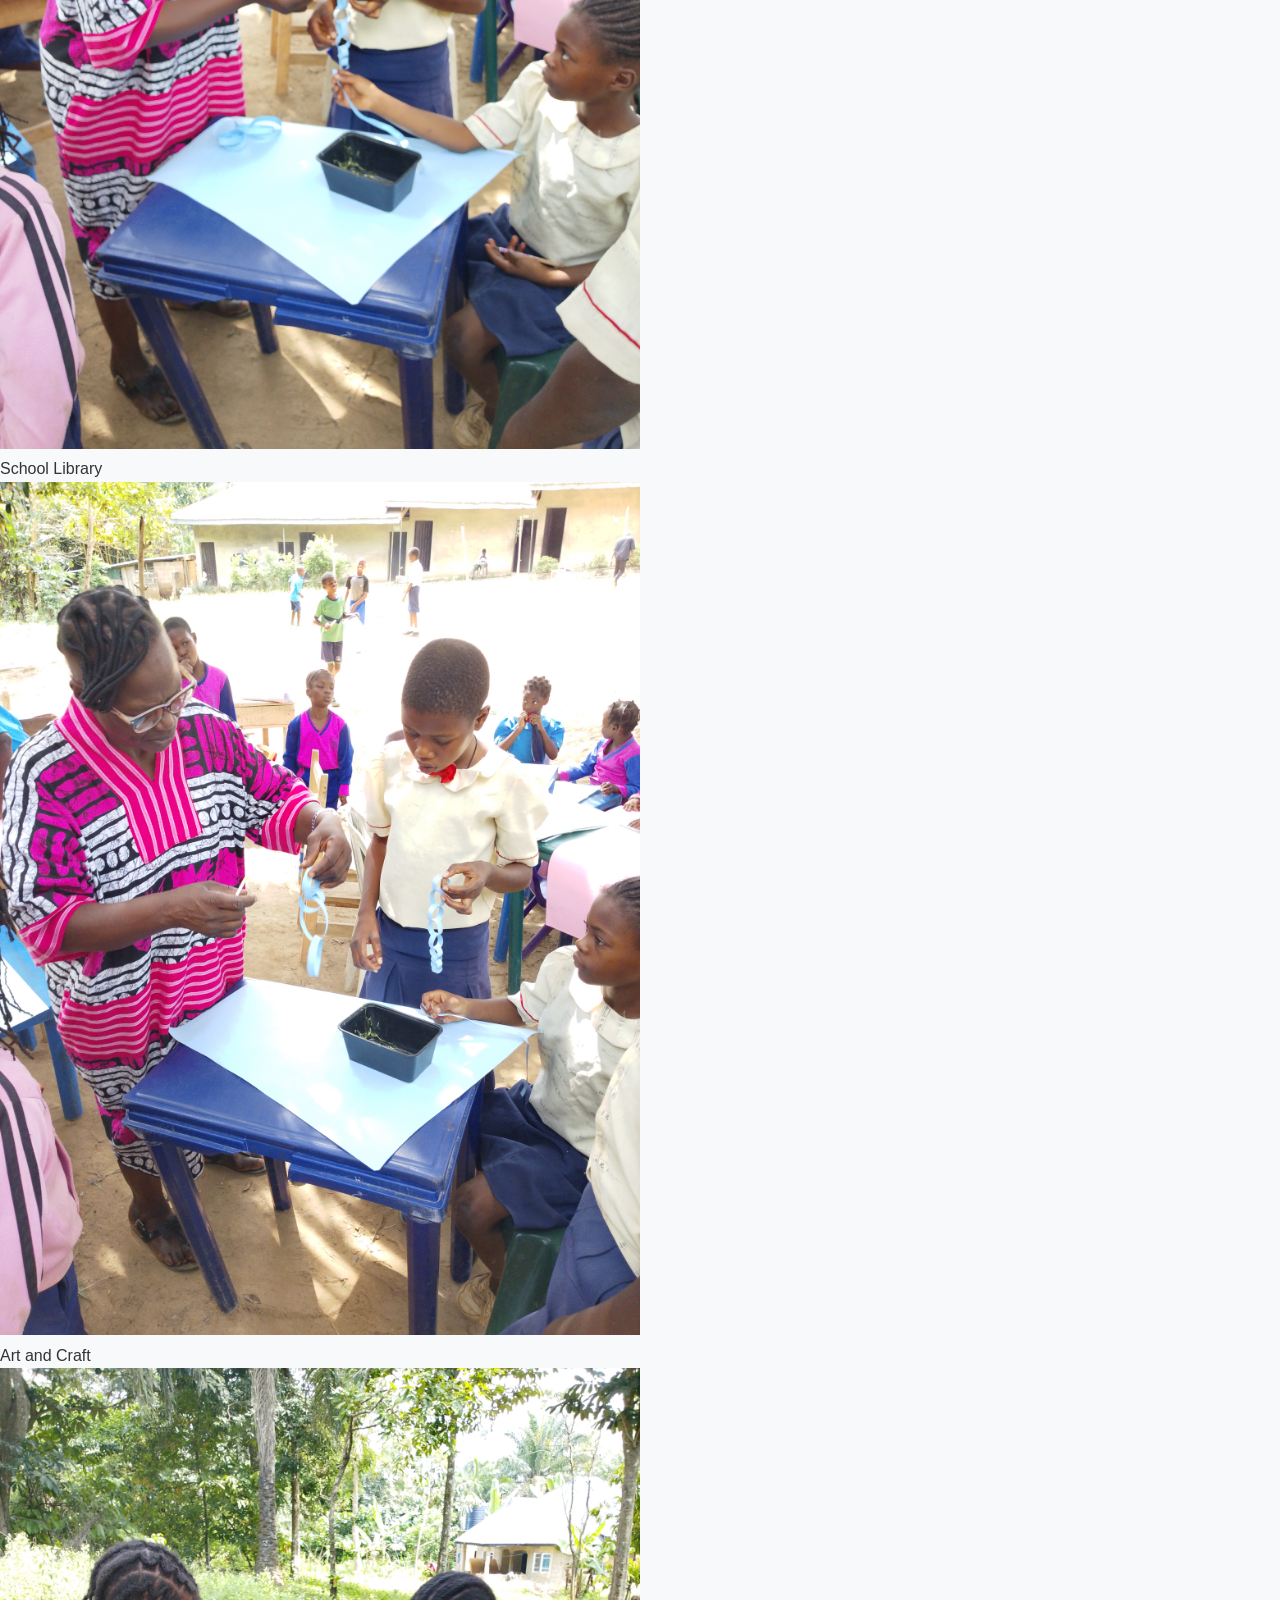
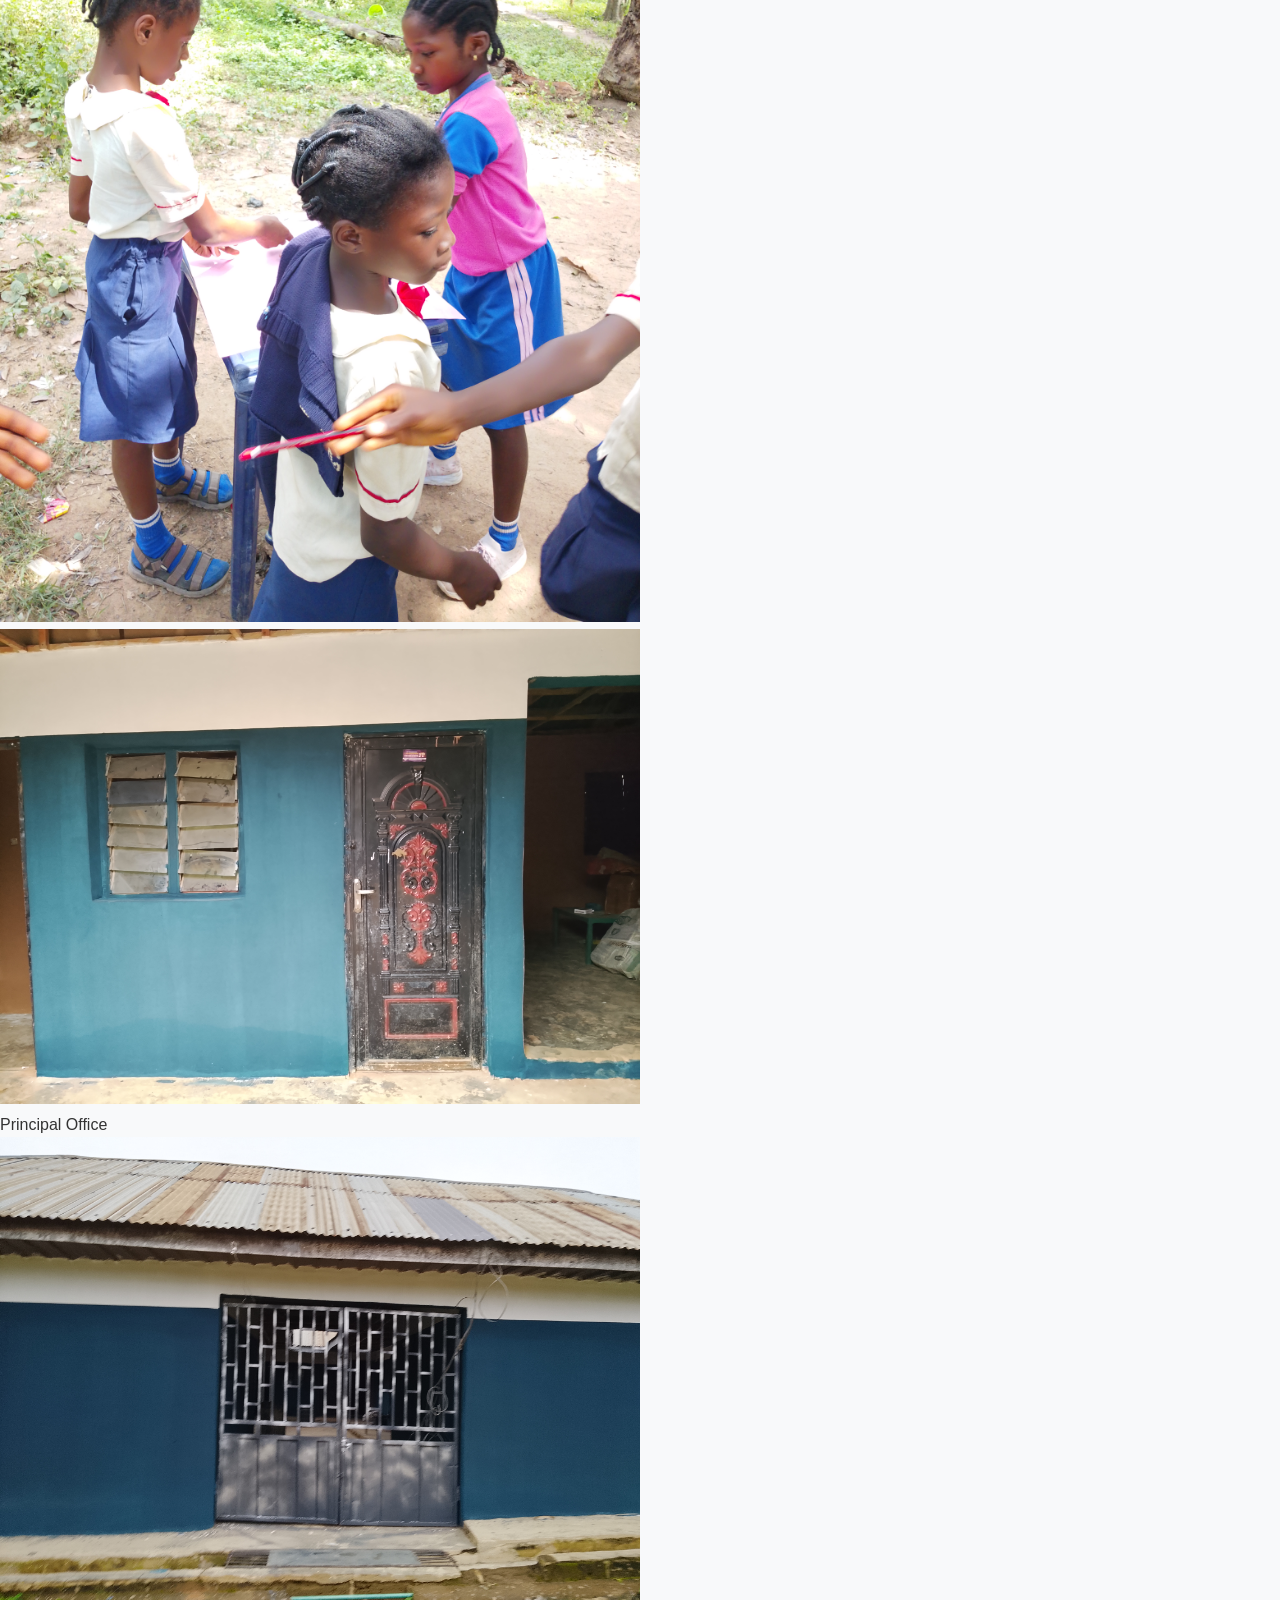
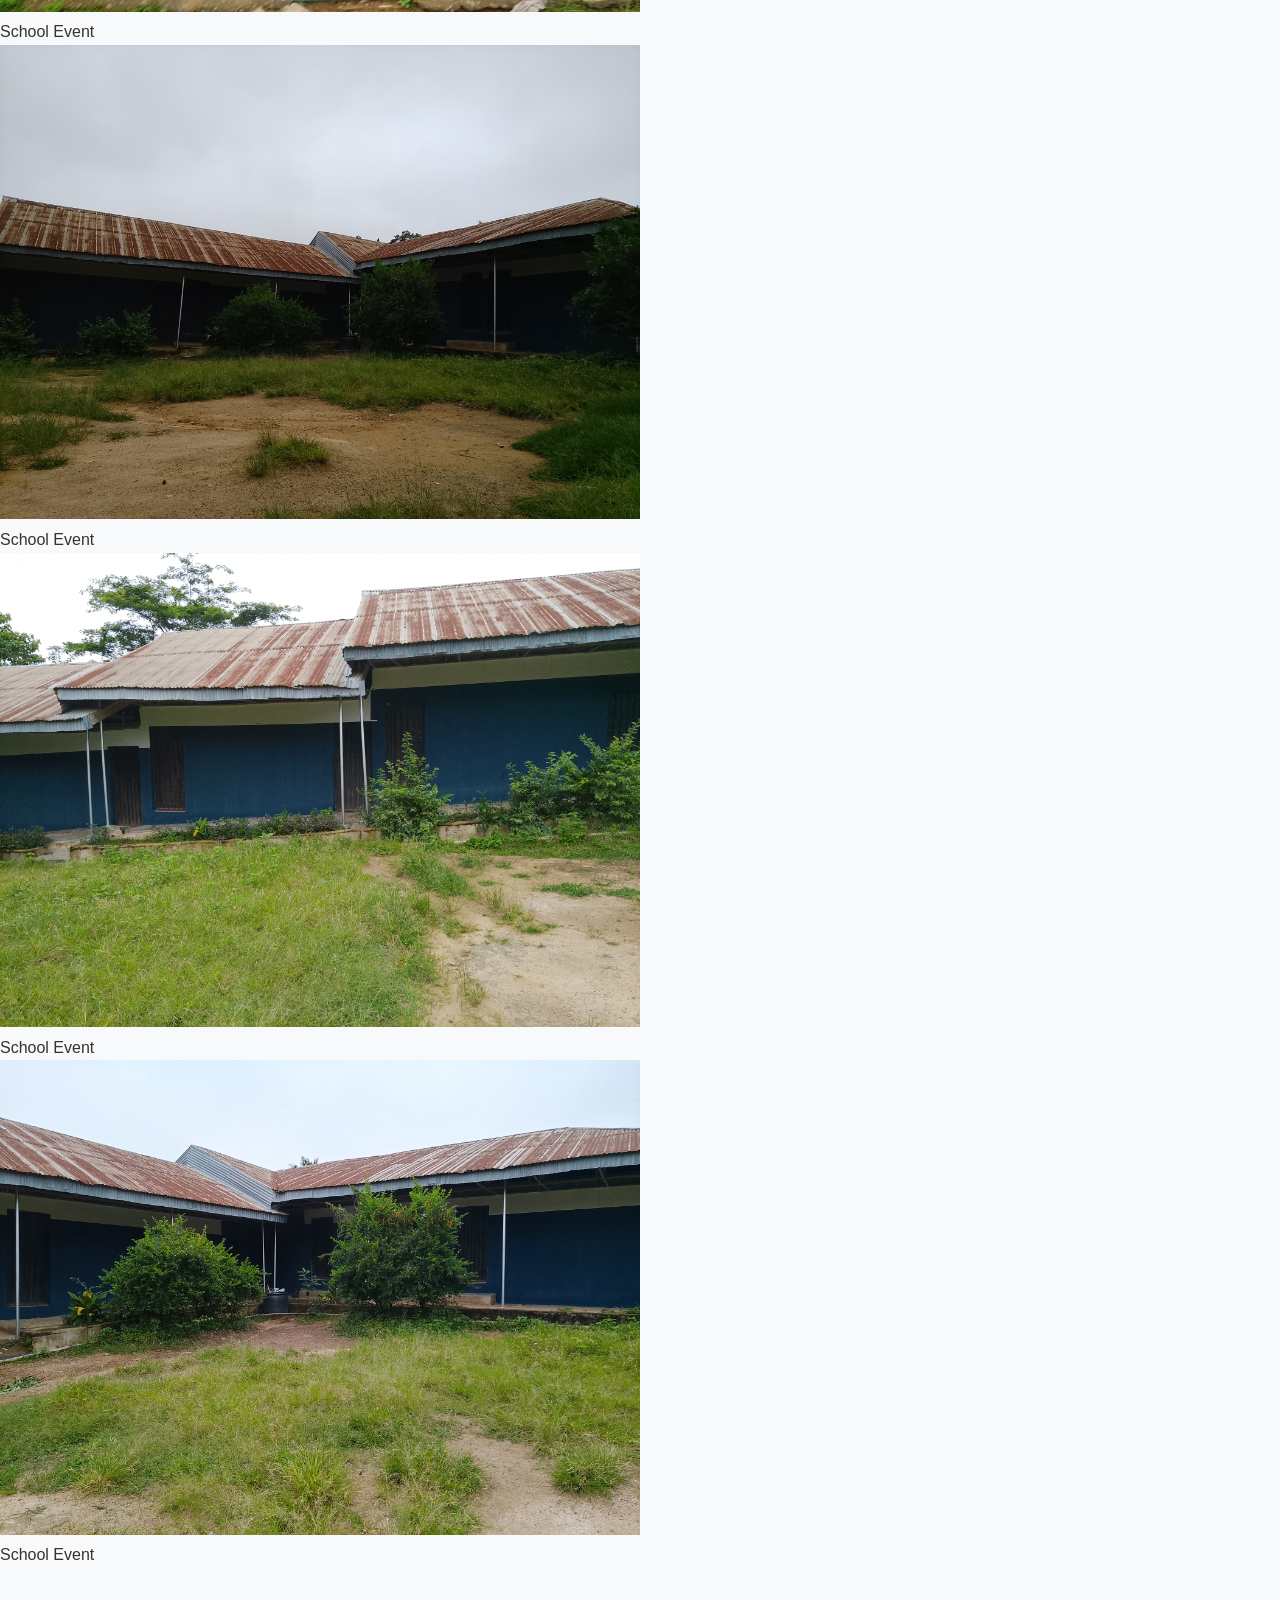
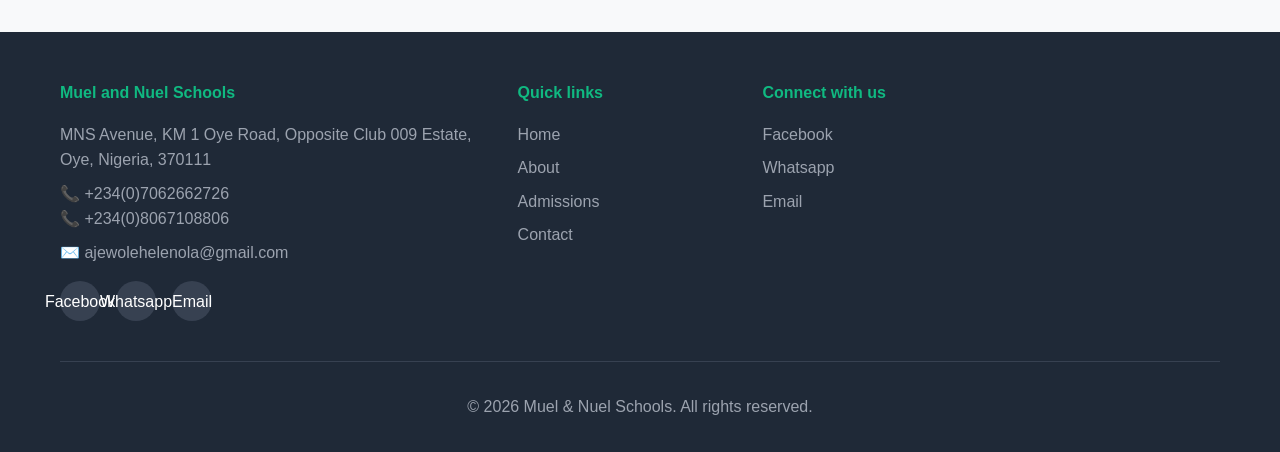
<file: mns-sch/gallery.html>
<!DOCTYPE html>
<html lang="en">
<head>
    <meta charset="UTF-8">
    <meta name="viewport" content="width=device-width, initial-scale=1.0">
    <meta name="description" content="Gallery of Muel & Nuel Schools. View photos and images from school activities, events, and facilities.">
    <meta name="keywords" content="school, gallery, photos, Muel Nuel, activities, events">
    <link rel="icon" href="images/IMG-20250709-WA0024.jpg" type="image/jpeg">
    <link rel="stylesheet" href="css/styles.css">
    <title>Gallery - Muel & Nuel Schools</title>
</head>
<body>
    <header>
        <div class="quick-info">
            <span class="quick-info-badge">📢</span>
            <h6>WELCOME TO MUEL AND NUEL SCHOOLS AYEGBAJU EKITI.</h6>
            <span class="quick-info-pulse"></span>
        </div>
        <div class="container">
            <nav>
                <div class="logo">
                    <div class="logo-icon"><img src="images/IMG-20250709-WA0024.jpg" alt="MNS Logo" style="width: 50px; height: 50px; border-radius: 50%; object-fit: cover;"></div>
                    <span>Muel & Nuel Schools</span>
                </div>
                <ul class="nav-links">
                    <li><a href="index.html">Home</a></li>
                    <li><a href="about.html">About</a></li>
                    <li><a href="admission.html">Admission</a></li>
                    <li><a href="contact.html">Contact</a></li>
                    <li><a href="events.html">Events</a></li>
                    <li><a href="gallery.html">Gallery</a></li>
                </ul>
                <div class="hamburger">
                    <span></span>
                    <span></span>
                    <span></span>
                </div>
            </nav>
        </div>
    </header>

    
        <!-- ===== Gallery Section ===== -->
        <section class="gallery">
            <h2>School Gallery</h2>
            <p>Explore photos from our school activities, events, and facilities.</p>

            <div class="gallery-grid">
                <div class="gallery-item">
                    <img src="images/2024-05-31 09-26-43.webp.jpg" width="50%" height="50%" alt="The Proprietress">
                    <div class="gallery-caption"><b>The Proprietress</b></div>
                </div>
                <div class="gallery-item">
                    <img src="images/IMG_20251113_134512_254.jpg" width="50%" height="10%" alt="Science Lab">
                    <div class="gallery-caption">Science Lab</div>
                </div>
                <div class="gallery-item">
                    <img src="images/IMG_20251113_134437_026.jpg" width="50%" height="10%" alt="Sports">
                    <div class="gallery-caption">Sports Day</div>
                </div>
                <div class="gallery-item">
                    <img src="images/IMG_20251113_134418_625.jpg" width="50%" height="10%" alt="Graduation">
                    <div class="gallery-caption">Graduation Ceremony</div>
                </div>
                <div class="gallery-item">
                    <img src="images/IMG_20251113_134413_269.jpg" width="50%" height="10%" alt="Library">
                    <div class="gallery-caption">School Library</div>
                </div>
                <div class="gallery-item">
                    <img src="images/IMG_20251113_134407_967.jpg" width="50%" height="10%" alt="Art Class">
                    <div class="gallery-caption">Art and Craft</div>
                </div>
                <div class="gallery-item">
                    <img src="images/IMG_20251113_134453_476.jpg" width="50%"  alt="">
                </div>
                <div class="gallery-item">
                    <img src="images/IMG_20260826_075801.jpg" width="50%" height="10%" alt="Event Photo">
                    <div class="gallery-caption">Principal Office</div>
                </div>
                <div class="gallery-item">
                    <img src="images/IMG_20260826_075839.jpg" width="50%" height="10%" alt="Event Photo">
                    <div class="gallery-caption">School Event</div>
                </div>
                <div class="gallery-item">
                    <img src="images/IMG_20260826_075914.jpg" width="50%" height="10%" alt="Event Photo">
                    <div class="gallery-caption">School Event</div>
                </div>    
                <div class="gallery-item">
                    <img src="images/IMG_20260826_075947.jpg" width="50%" height="10%" alt="Event Photo">
                    <div class="gallery-caption">School Event</div>
                </div>
                <div class="gallery-item">
                    <img src="images/IMG_20260826_075959.jpg" width="50%" height="10%" alt="Event Photo">
                    <div class="gallery-caption">School Event</div>
            </div>

        </section>
    </div>

    <footer>
        <div class="container">
            <div class="footer-content">
                <div class="footer-section">
                    <h4>Muel and Nuel Schools</h4>
                    <p>MNS Avenue, KM 1 Oye Road, Opposite Club 009 Estate, Oye, Nigeria, 370111</p>
                    <p>📞 +234(0)7062662726 <br>📞 +234(0)8067108806</p>
                    <p>✉️ ajewolehelenola@gmail.com</p>
                    <div class="social-links">
                        <a href="https://www.facebook.com/muelandnuelschools" target="_blank" rel="noopener noreferrer">Facebook</a>
                        <a href="https://wa.me/2347062662726" target="_blank" rel="noopener noreferrer">Whatsapp</a>
                        <a href="mailto:ajewolehelenola@gmail.com">Email</a>
                    </div>
                </div>

                <div class="footer-section">
                    <h4>Quick links</h4>
                    <a href="index.html">Home</a>
                    <a href="about.html">About</a>
                    <a href="admission.html">Admissions</a>
                    <a href="contact.html">Contact</a>
                </div>

                <div class="footer-section">
                    <h4>Connect with us</h4>
                    <a href="https://www.facebook.com/muelandnuelschools" target="_blank" rel="noopener noreferrer">Facebook</a>
                    <a href="https://wa.me/2347062662726" target="_blank" rel="noopener noreferrer">Whatsapp</a>
                    <a href="mailto:ajewolehelenola@gmail.com" target="_blank" rel="noopener noreferrer">Email</a>
                </div>
            </div>

            <div class="footer-bottom">
                <p>© <span id="year-footer"></span> Muel & Nuel Schools. All rights reserved.</p>
            </div>
        </div>
    </footer>

    <script>document.getElementById('year-footer').textContent = new Date().getFullYear();</script>
    <script src="js/script.js" defer></script>
    <script src="js/hamburger.js" defer></script>
</body>
</html>
</file>
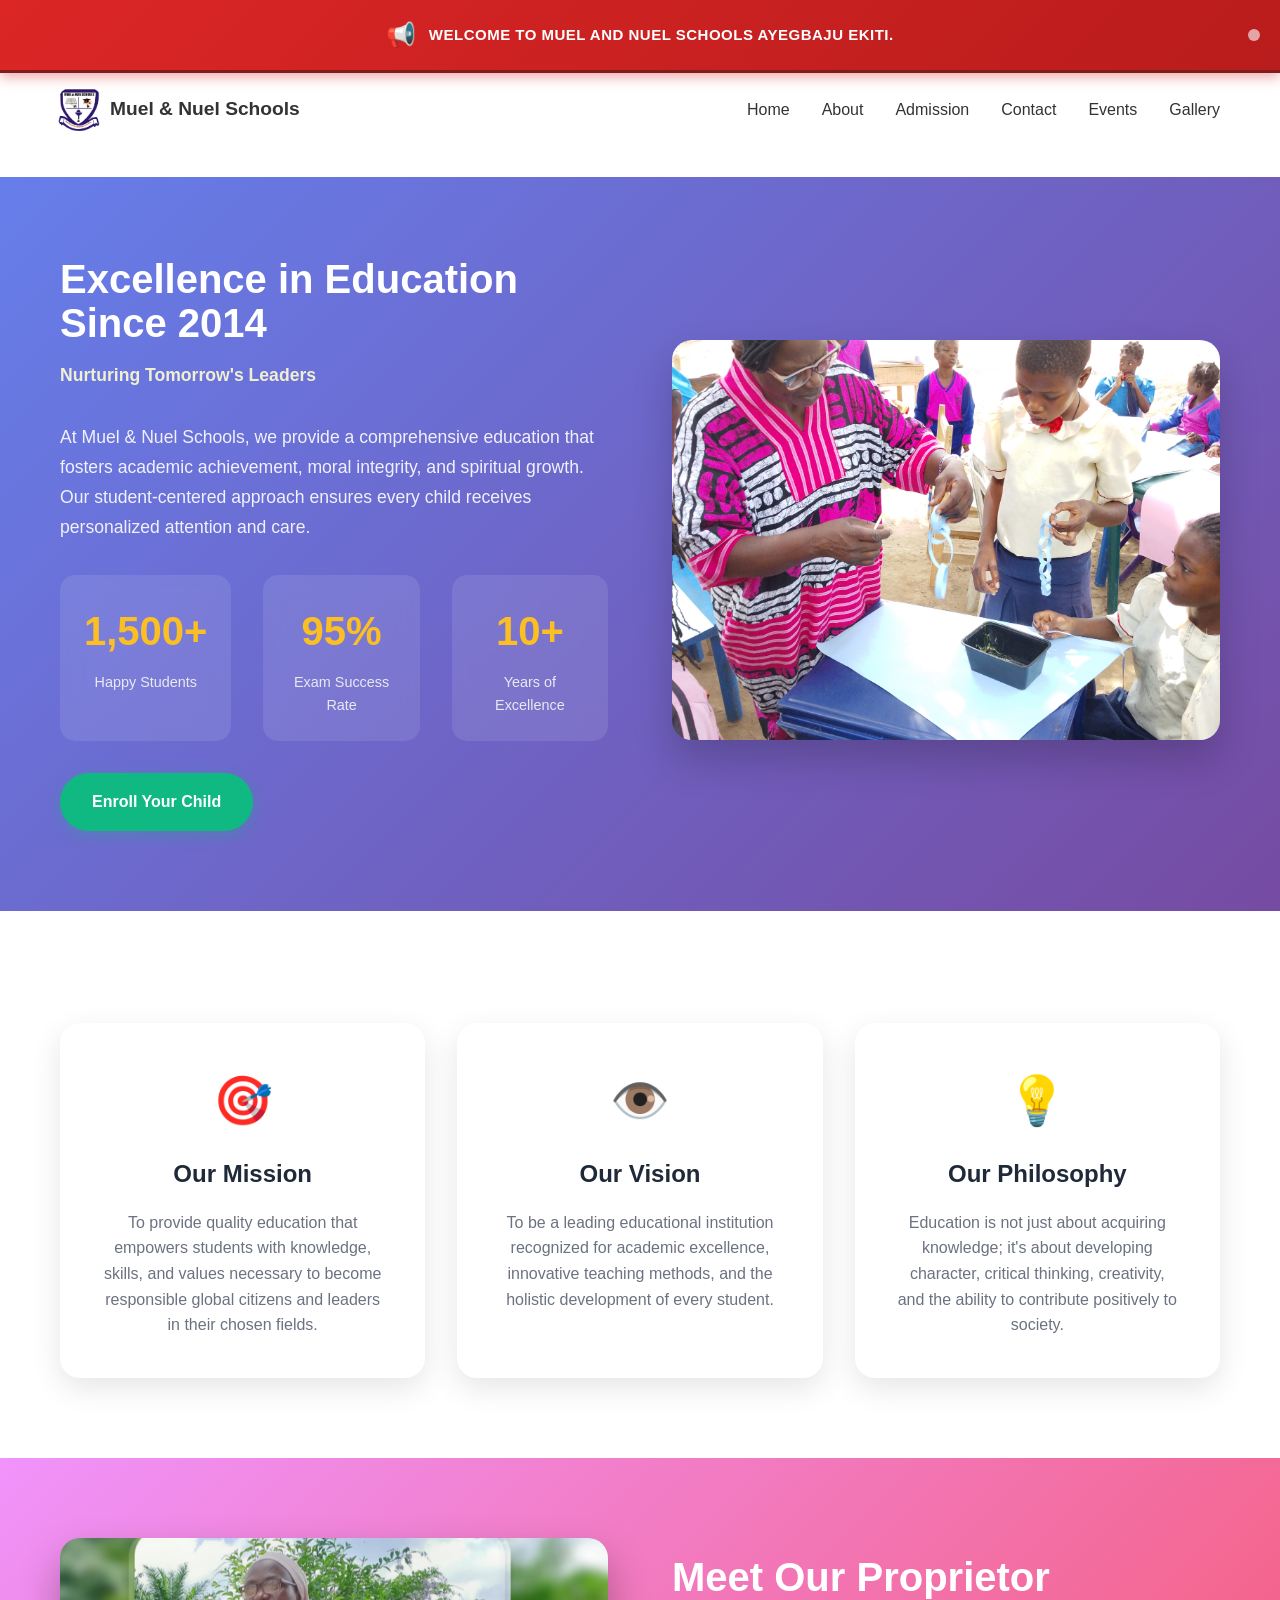
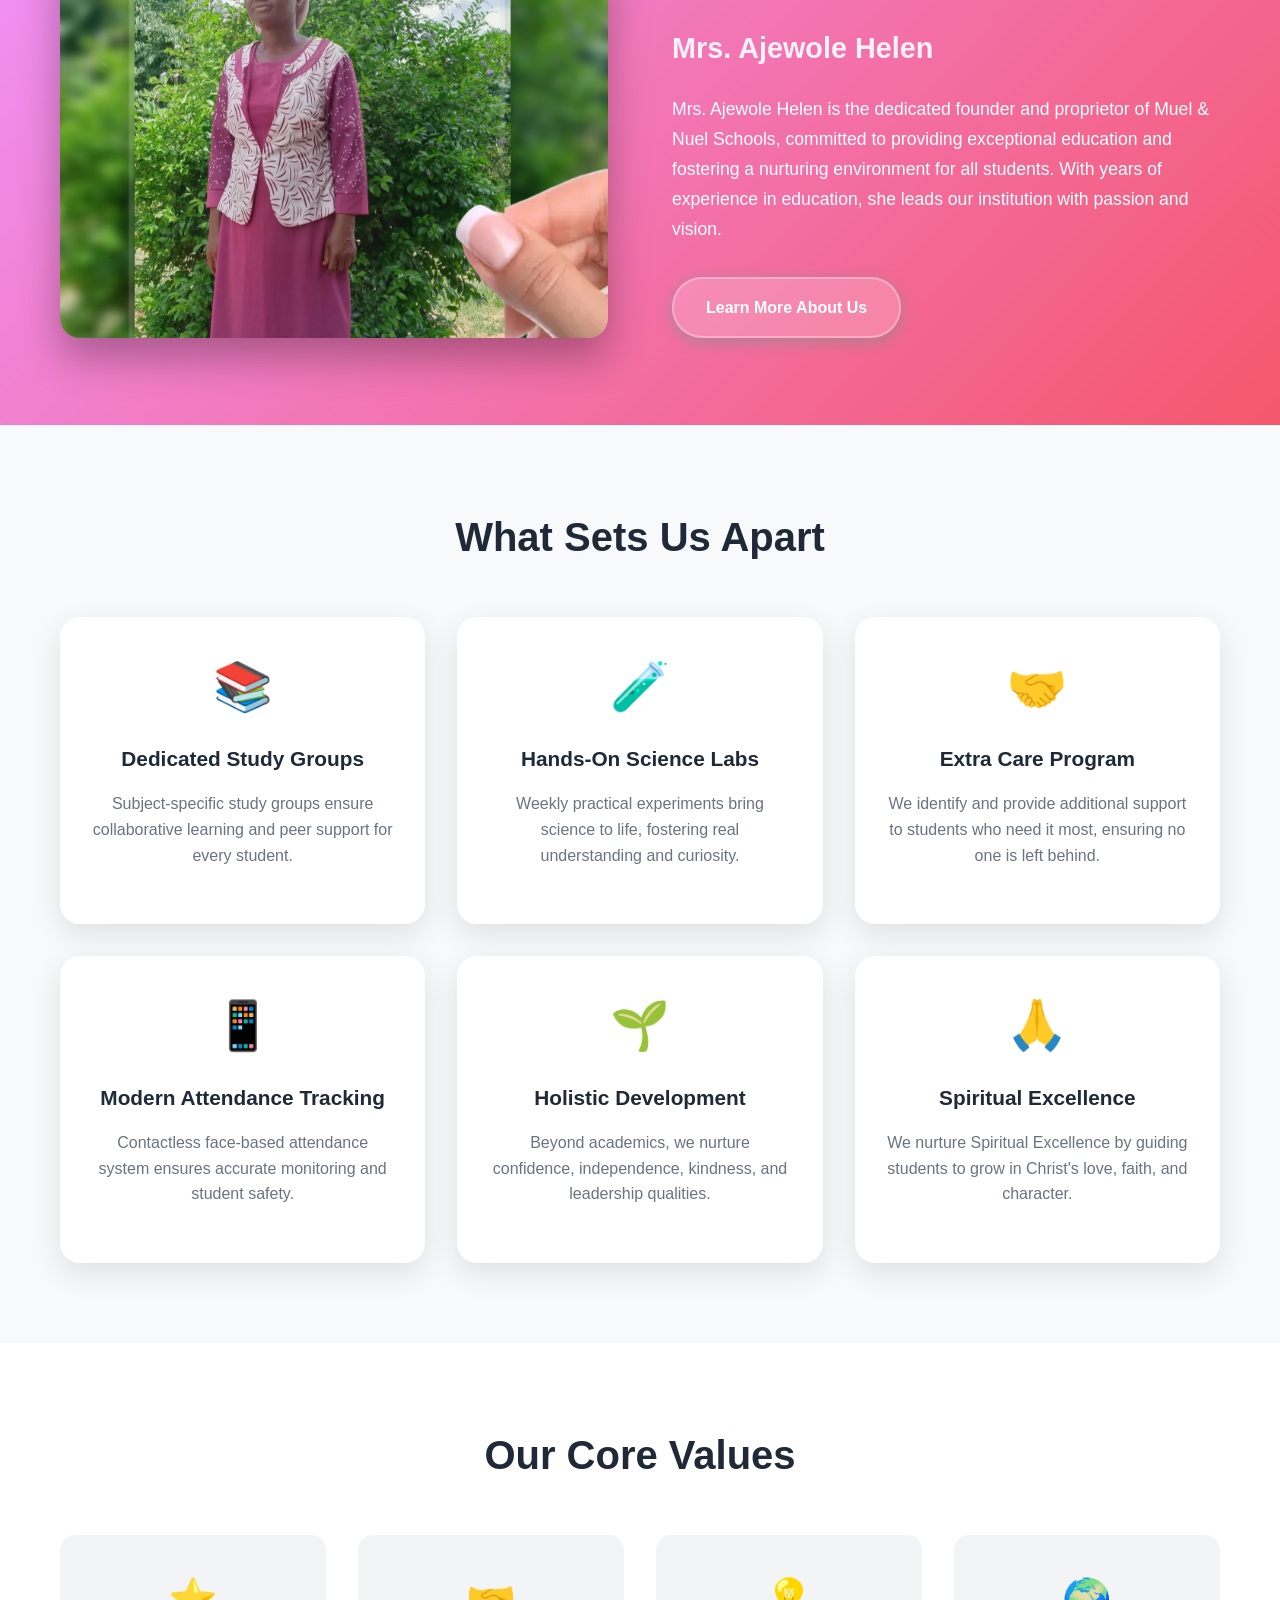
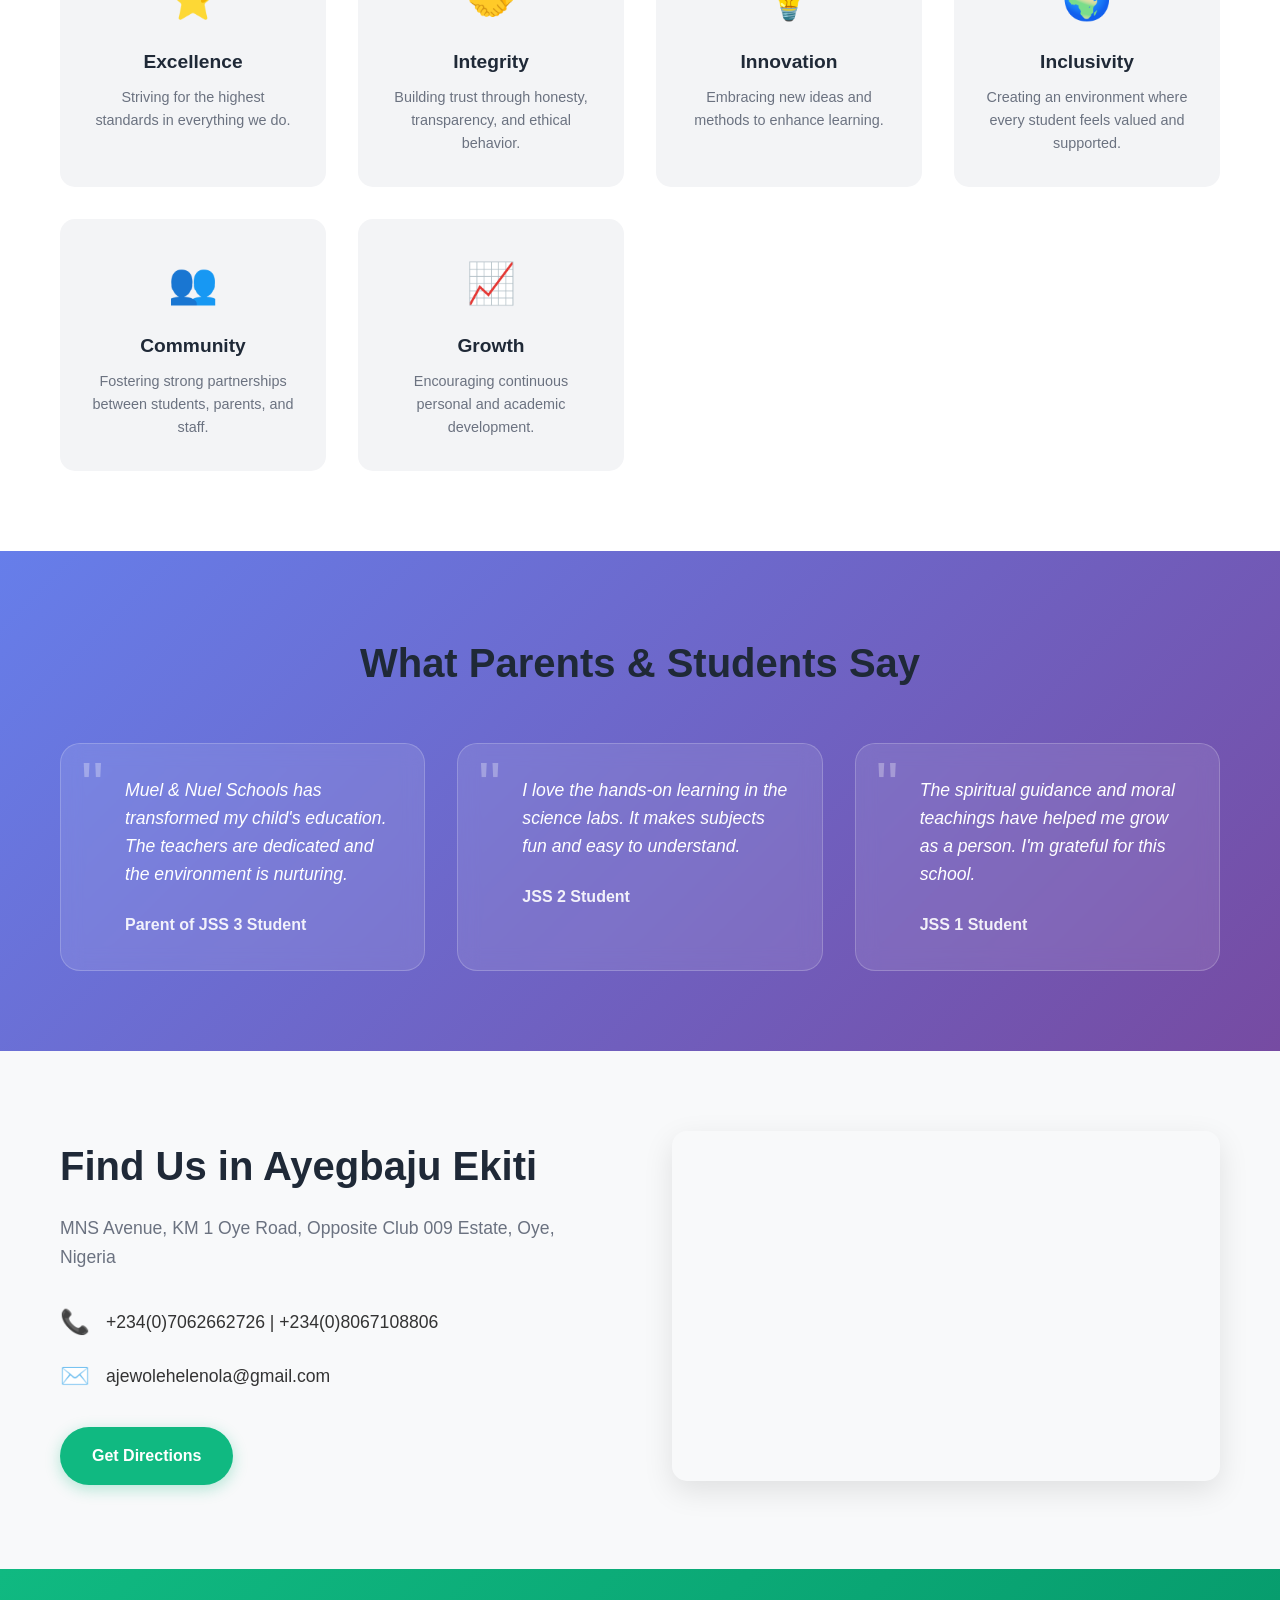
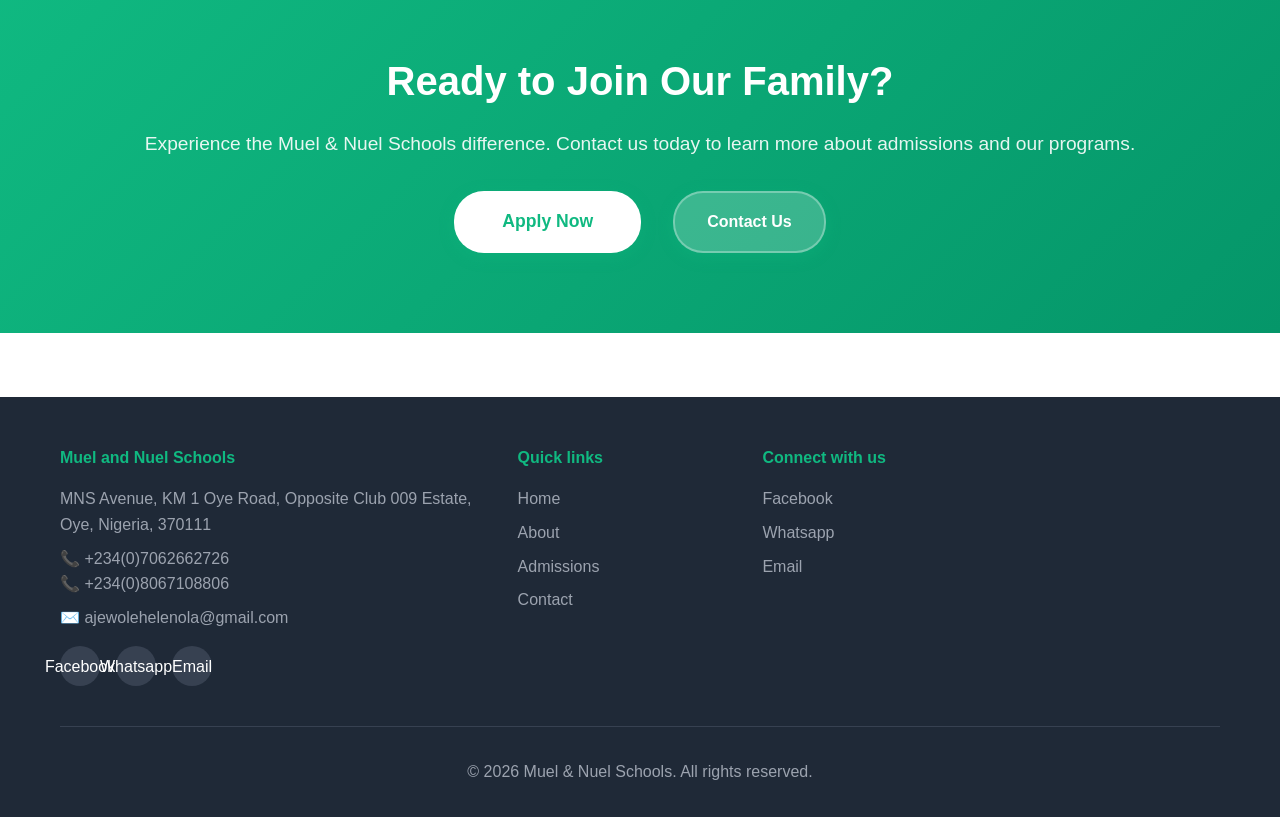
<file: mns-sch/home.html>
<!DOCTYPE html>
<html lang="en">
<head>
    <meta charset="UTF-8">
    <meta name="viewport" content="width=device-width, initial-scale=1.0">
    <meta name="description" content="Welcome to Muel & Nuel Schools, providing quality education with academic, moral, and spiritual excellence in Ayegbaju Ekiti.">
    <meta name="keywords" content="school, education, Muel Nuel, home, admission, excellence">
    <meta name="google-site-verification" content="coKpXwoqlQqkAKqJdGoLSgrQ7N1iPuJXB_xZbe3UZgY" />
    <link rel="stylesheet" href="css/styles.css">
    <link rel="icon" href="images/IMG-20250709-WA0024.jpg" type="image/jpeg">
    <title>Home - Muel & Nuel Schools</title>
</head>
<body>
    <!-- Header -->
    <header>
        <div class="quick-info">
            <span class="quick-info-badge">📢</span>
            <h6>WELCOME TO MUEL AND NUEL SCHOOLS AYEGBAJU EKITI.</h6>
            <span class="quick-info-pulse"></span>
        </div>
        <div class="container">
            <nav>
                <div class="logo">
                    <div class="logo-icon"><img src="images/IMG-20250709-WA0024.jpg" alt="MNS Logo" style="width: 50px; height: 50px; border-radius: 50%; object-fit: cover;"></div>
                    <span>Muel & Nuel Schools</span>
                </div>
                <ul class="nav-links">
                    <li><a href="home.html">Home</a></li>
                    <li><a href="about.html">About</a></li>
                    <li><a href="admission.html">Admission</a></li>
                    <li><a href="contact.html">Contact</a></li>
                    <li><a href="events.html">Events</a></li>
                    <li><a href="gallery.html">Gallery</a></li>
                </ul>
                <div class="hamburger">
                    <span></span>
                    <span></span>
                    <span></span>
                    
                </div>
            </nav>
        </div>

        <!-- Hero Slider -->
        

    <!-- Main Content -->
    <main>
        <!-- About Section -->
        <section class="about-section">
            <div class="container">
                <div class="about-content">
                    <div class="about-text">
                        <h2>Excellence in Education Since 2014</h2>
                        <p class="hero-subtitle">Nurturing Tomorrow's Leaders</p>
                        <p>At Muel & Nuel Schools, we provide a comprehensive education that fosters academic achievement, moral integrity, and spiritual growth. Our student-centered approach ensures every child receives personalized attention and care.</p>
                        <div class="stats-grid">
                            <div class="stat-item">
                                <div class="stat-number">1,500+</div>
                                <div class="stat-label">Happy Students</div>
                            </div>
                            <div class="stat-item">
                                <div class="stat-number">95%</div>
                                <div class="stat-label">Exam Success Rate</div>
                            </div>
                            <div class="stat-item">
                                <div class="stat-number">10+</div>
                                <div class="stat-label">Years of Excellence</div>
                            </div>
                        </div>
                        <a href="admission.html" class="cta-btn">Enroll Your Child</a>
                    </div>
                    <div class="about-image">
                        <img src="images/IMG_20251113_134407_967.jpg" alt="Students in classroom">
                    </div>
                </div>
            </div>
        </section>

        <!-- Mission, Vision, Philosophy -->
        <section class="mission-vision">
            <div class="container">
                <div class="mvp-grid">
                    <div class="mvp-card">
                        <div class="mvp-icon">🎯</div>
                        <h3>Our Mission</h3>
                        <p>To provide quality education that empowers students with knowledge, skills, and values necessary to become responsible global citizens and leaders in their chosen fields.</p>
                    </div>
                    <div class="mvp-card">
                        <div class="mvp-icon">👁️</div>
                        <h3>Our Vision</h3>
                        <p>To be a leading educational institution recognized for academic excellence, innovative teaching methods, and the holistic development of every student.</p>
                    </div>
                    <div class="mvp-card">
                        <div class="mvp-icon">💡</div>
                        <h3>Our Philosophy</h3>
                        <p>Education is not just about acquiring knowledge; it's about developing character, critical thinking, creativity, and the ability to contribute positively to society.</p>
                    </div>
                </div>
            </div>
        </section>

        <!-- Proprietor Section -->
        <section class="proprietor-section">
            <div class="container">
                <div class="proprietor-content">
                    <div class="proprietor-image">
                        <img src="images/2024-05-31 09-26-43.webp.jpg" alt="Mrs. Ajewole Helen, Proprietor">
                    </div>
                    <div class="proprietor-text">
                        <h2>Meet Our Proprietor</h2>
                        <h3>Mrs. Ajewole Helen</h3>
                        <p>Mrs. Ajewole Helen is the dedicated founder and proprietor of Muel & Nuel Schools, committed to providing exceptional education and fostering a nurturing environment for all students. With years of experience in education, she leads our institution with passion and vision.</p>
                        <a href="about.html" class="cta-btn secondary">Learn More About Us</a>
                    </div>
                </div>
            </div>
        </section>

        <!-- Features Section -->
        <section class="features-section">
            <div class="container">
                <h2 class="section-title">What Sets Us Apart</h2>
                <div class="features-grid">
                    <div class="feature-card">
                        <div class="feature-icon">📚</div>
                        <h3>Dedicated Study Groups</h3>
                        <p>Subject-specific study groups ensure collaborative learning and peer support for every student.</p>
                    </div>
                    <div class="feature-card">
                        <div class="feature-icon">🧪</div>
                        <h3>Hands-On Science Labs</h3>
                        <p>Weekly practical experiments bring science to life, fostering real understanding and curiosity.</p>
                    </div>
                    <div class="feature-card">
                        <div class="feature-icon">🤝</div>
                        <h3>Extra Care Program</h3>
                        <p>We identify and provide additional support to students who need it most, ensuring no one is left behind.</p>
                    </div>
                    <div class="feature-card">
                        <div class="feature-icon">📱</div>
                        <h3>Modern Attendance Tracking</h3>
                        <p>Contactless face-based attendance system ensures accurate monitoring and student safety.</p>
                    </div>
                    <div class="feature-card">
                        <div class="feature-icon">🌱</div>
                        <h3>Holistic Development</h3>
                        <p>Beyond academics, we nurture confidence, independence, kindness, and leadership qualities.</p>
                    </div>
                    <div class="feature-card">
                        <div class="feature-icon">🙏</div>
                        <h3>Spiritual Excellence</h3>
                        <p>We nurture Spiritual Excellence by guiding students to grow in Christ's love, faith, and character.</p>
                    </div>
                </div>
            </div>
        </section>

        <!-- Core Values Section -->
        <section class="values-section">
            <div class="container">
                <h2 class="section-title">Our Core Values</h2>
                <div class="values-grid">
                    <div class="value-card">
                        <div class="value-icon">⭐</div>
                        <h3>Excellence</h3>
                        <p>Striving for the highest standards in everything we do.</p>
                    </div>
                    <div class="value-card">
                        <div class="value-icon">🤝</div>
                        <h3>Integrity</h3>
                        <p>Building trust through honesty, transparency, and ethical behavior.</p>
                    </div>
                    <div class="value-card">
                        <div class="value-icon">💡</div>
                        <h3>Innovation</h3>
                        <p>Embracing new ideas and methods to enhance learning.</p>
                    </div>
                    <div class="value-card">
                        <div class="value-icon">🌍</div>
                        <h3>Inclusivity</h3>
                        <p>Creating an environment where every student feels valued and supported.</p>
                    </div>
                    <div class="value-card">
                        <div class="value-icon">👥</div>
                        <h3>Community</h3>
                        <p>Fostering strong partnerships between students, parents, and staff.</p>
                    </div>
                    <div class="value-card">
                        <div class="value-icon">📈</div>
                        <h3>Growth</h3>
                        <p>Encouraging continuous personal and academic development.</p>
                    </div>
                </div>
            </div>
        </section>

        <!-- Testimonials Section -->
        <section class="testimonials-section">
            <div class="container">
                <h2 class="section-title">What Parents & Students Say</h2>
                <div class="testimonials-grid">
                    <div class="testimonial-card">
                        <div class="testimonial-quote">"</div>
                        <p>Muel & Nuel Schools has transformed my child's education. The teachers are dedicated and the environment is nurturing.</p>
                        <div class="testimonial-author">
                            <strong>Parent of JSS 3 Student</strong>
                        </div>
                    </div>
                    <div class="testimonial-card">
                        <div class="testimonial-quote">"</div>
                        <p>I love the hands-on learning in the science labs. It makes subjects fun and easy to understand.</p>
                        <div class="testimonial-author">
                            <strong>JSS 2 Student</strong>
                        </div>
                    </div>
                    <div class="testimonial-card">
                        <div class="testimonial-quote">"</div>
                        <p>The spiritual guidance and moral teachings have helped me grow as a person. I'm grateful for this school.</p>
                        <div class="testimonial-author">
                            <strong>JSS 1 Student</strong>
                        </div>
                    </div>
                </div>
            </div>
        </section>

        <!-- Location & Contact CTA -->
        <section class="location-section">
            <div class="container">
                <div class="location-content">
                    <div class="location-text">
                        <h2>Find Us in Ayegbaju Ekiti</h2>
                        <p>MNS Avenue, KM 1 Oye Road, Opposite Club 009 Estate, Oye, Nigeria</p>
                        <div class="contact-info">
                            <div class="contact-item">
                                <span class="contact-icon">📞</span>
                                <span>+234(0)7062662726 | +234(0)8067108806</span>
                            </div>
                            <div class="contact-item">
                                <span class="contact-icon">✉️</span>
                                <span>ajewolehelenola@gmail.com</span>
                            </div>
                        </div>
                        <a href="https://www.google.com/maps/dir/?api=1&destination=7.798354,5.3053205" target="_blank" rel="noopener" class="cta-btn">Get Directions</a>
                    </div>
                    <div class="location-map">
                        <iframe src="https://www.google.com/maps?q=7.798354,5.3053205&z=16&output=embed" width="100%" height="300" style="border:0;" allowfullscreen="" loading="lazy" referrerpolicy="no-referrer-when-downgrade"></iframe>
                    </div>
                </div>
            </div>
        </section>

        <!-- Call to Action Section -->
        <section class="cta-section">
            <div class="container">
                <div class="cta-content">
                    <h2>Ready to Join Our Family?</h2>
                    <p>Experience the Muel & Nuel Schools difference. Contact us today to learn more about admissions and our programs.</p>
                    <div class="cta-buttons">
                        <a href="admission.html" class="cta-btn primary">Apply Now</a>
                        <a href="contact.html" class="cta-btn secondary">Contact Us</a>
                    </div>
                </div>
            </div>
        </section>
    </main>

    <footer>
        <div class="container">
            <div class="footer-content">
                <div class="footer-section">
                    <h4>Muel and Nuel Schools</h4>
                    <p>MNS Avenue, KM 1 Oye Road, Opposite Club 009 Estate, Oye, Nigeria, 370111</p>
                    <p>📞 +234(0)7062662726 <br>📞 +234(0)8067108806</p>
                    <p>✉️ ajewolehelenola@gmail.com</p>
                    <div class="social-links">
                        <a href="https://www.facebook.com/muelandnuelschools" target="_blank" rel="noopener noreferrer">Facebook</a>
                        <a href="https://wa.me/2347062662726" target="_blank" rel="noopener noreferrer">Whatsapp</a>
                        <a href="mailto:ajewolehelenola@gmail.com">Email</a>
                    </div>
                </div>

                <div class="footer-section">
                    <h4>Quick links</h4>
                    <a href="home.html">Home</a>
                    <a href="about.html">About</a>
                    <a href="admission.html">Admissions</a>
                    <a href="contact.html">Contact</a>
                </div>

                <div class="footer-section">
                    <h4>Connect with us</h4>
                    <a href="https://www.facebook.com/muelandnuelschools" target="_blank" rel="noopener noreferrer">Facebook</a>
                    <a href="https://wa.me/2347062662726" target="_blank" rel="noopener noreferrer">Whatsapp</a>
                    <a href="mailto:ajewolehelenola@gmail.com" target="_blank" rel="noopener noreferrer">Email</a>
                </div>
            </div>

            <div class="footer-bottom">
                <p>© <span id="year-footer"></span> Muel & Nuel Schools. All rights reserved.</p>
            </div>
        </div>
    </footer>

    <script>document.getElementById('year-footer').textContent = new Date().getFullYear();</script>
    <script src="js/hamburger.js" defer></script>
</body>
</html>
</file>
<file: mns-sch/css/styles.css>
:root {
    --primary-color: #10b981;
    --primary-hover: #059669;
    --secondary-color: #1f2937;
    --secondary-hover: #374151;
    --text-color: #333;
    --text-muted: #6b7280;
    --text-light: #9ca3af;
    --bg-light: #f8f9fa;
    --bg-white: #fff;
    --bg-gray: #f3f4f6;
    --border-color: #e5e7eb;
    --shadow: rgba(0,0,0,0.1);
    --shadow-light: rgba(0,0,0,0.05);
    --border-radius: 15px;
    --border-radius-large: 20px;
    --border-radius-small: 5px;
    --transition: all 0.3s;
    --font-family: -apple-system, BlinkMacSystemFont, 'Segoe UI', Roboto, sans-serif;
}

* {
    margin: 0;
    padding: 0;
    box-sizing: border-box;
}

body {
    font-family: var(--font-family);
    line-height: 1.6;
    color: var(--text-color);
    background-color: var(--bg-light);
}
        
        .container {
            max-width: 1200px;
            margin: 0 auto;
            padding: 0 20px;
        }
        
        /* Header */
        header {
            background: #fff;
            box-shadow: 0 2px 10px rgba(0,0,0,0.1);
            position: sticky;
            top: 0;
            z-index: 100;
        }
        
        nav {
            display: flex;
            justify-content: space-between;
            align-items: center;
            padding: 1rem 0;
        }
        
        .logo {
            display: flex;
            align-items: center;
            gap: 10px;
            font-weight: bold;
            font-size: 1.2rem;
        }
        
        .logo-icon {
            width: 40px;
            height: 40px;
            background: linear-gradient(135deg, #667eea 0%, #764ba2 100%);
            border-radius: 50%;
            display: flex;
            align-items: center;
            justify-content: center;
            color: white;
            font-weight: bold;
        }
        
        .nav-links {
            display: flex;
            gap: 2rem;
            list-style: none;
        }

        .nav-links a {
            text-decoration: none;
            color: #333;
            font-weight: 500;
            transition: color 0.3s;
        }

        .nav-links a:hover {
            color: var(--primary-color);
        }

        .hamburger {
            display: none;
            flex-direction: column;
            cursor: pointer;
            gap: 4px;
        }

        .hamburger span {
            width: 25px;
            height: 3px;
            background: #333;
            transition: 0.3s;
        }

        .login-btn {
            background: var(--secondary-color);
            color: white;
            padding: 0.5rem 1.5rem;
            border-radius: 25px;
            text-decoration: none;
            font-weight: 500;
            transition: var(--transition);
        }

        .login-btn:hover {
            background: var(--secondary-hover);
        }

        .quick-info {
            width: 100%;
            background: linear-gradient(135deg, #dc2626 0%, #b91c1c 100%);
            position: relative;
            color: white;
            font-weight: bold;
            padding: 16px 20px;
            overflow: visible;
            font-size: 15px;
            text-transform: uppercase;
            text-align: center;
            box-shadow: 0 4px 12px rgba(220, 38, 38, 0.4);
            border-bottom: 3px solid #7f1d1d;
            animation: pulse-bg 2.5s ease-in-out infinite;
            display: flex;
            align-items: center;
            justify-content: center;
            gap: 12px;
            letter-spacing: 0.5px;
        }

        .quick-info h6 {
            margin: 0;
            font-size: 15px;
            letter-spacing: 0.5px;
            animation: bounce 1s ease-in-out infinite;
        }

        .quick-info-badge {
            font-size: 24px;
            display: inline-block;
            animation: bounce-icon 1.2s ease-in-out infinite;
        }

        .quick-info-pulse {
            position: absolute;
            right: 20px;
            width: 12px;
            height: 12px;
            background: rgba(255, 255, 255, 0.6);
            border-radius: 50%;
            animation: pulse-dot 2s ease-in-out infinite;
        }

        @keyframes pulse-bg {
            0%, 100% { background: linear-gradient(135deg, #dc2626 0%, #b91c1c 100%); }
            50% { background: linear-gradient(135deg, #ef4444 0%, #dc2626 100%); }
        }

        @keyframes bounce-icon {
            0%, 100% { transform: scale(1); }
            50% { transform: scale(1.15); }
        }

        @keyframes bounce {
            0%, 100% { opacity: 1; }
            50% { opacity: 0.8; }
        }

        @keyframes pulse-dot {
            0% { width: 12px; height: 12px; opacity: 1; }
            100% { width: 28px; height: 28px; opacity: 0; }
        }

        /* Slider Styles */
        .slider {
            position: relative;
            width: 100%;
            height: 400px;
            overflow: hidden;
            border-radius: 15px;
            margin-bottom: 2rem;
        }

        .slides {
            display: flex;
            width: 300%;
            height: 100%;
            transition: transform 0.5s ease;
        }

        .slide {
            width: 33.333%;
            height: 100%;
            position: relative;
            flex-shrink: 0;
        }

        .slide img {
            width: 100%;
            height: 100%;
            object-fit: cover;
        }

        .slide-caption {
            position: absolute;
            bottom: 20px;
            left: 20px;
            color: white;
            background: rgba(0,0,0,0.7);
            padding: 1rem;
            border-radius: 10px;
            max-width: 400px;
            text-align: center;
        }

        .slide-caption h2 {
            margin-bottom: 0.5rem;
            font-size: 1.5rem;
        }

        .slide-caption p {
            margin: 0;
            font-size: 1rem;
        }

        .prev, .next {
            position: absolute;
            top: 50%;
            transform: translateY(-50%);
            background: rgba(0,0,0,0.5);
            color: white;
            border: none;
            padding: 10px;
            cursor: pointer;
            border-radius: 50%;
            font-size: 18px;
            transition: background 0.3s;
        }

        .prev:hover, .next:hover {
            background: rgba(0,0,0,0.8);
        }

        .prev {
            left: 10px;
        }

        .next {
            right: 10px;
        }

        /* Hero Section */
        .hero {
            background: #fff;
            padding: 4rem 0;
            margin: 2rem 0;
            border-radius: 20px;
            position: relative;
            overflow: hidden;
        }
        
        .hero-content {
            display: grid;
            grid-template-columns: 1fr 1fr;
            gap: 3rem;
            align-items: center;
        }
        
        .hero-text h1 {
            font-size: 3rem;
            font-weight: bold;
            margin-bottom: 1rem;
            line-height: 1.1;
        }
        
        .hero-subtitle {
            color: #FFFDD0;
            font-weight: 600;
            margin-bottom: 1rem;
        }

        .hero-stats {
            display: flex;
            gap: 2rem;
            margin: 2rem 0;
        }

        .stat {
            text-align: center;
        }

        .stat-number {
            font-size: 2rem;
            font-weight: bold;
            color: var(--bg-white);
        }

        .stat-label {
            font-size: 0.9rem;
            color: whitesmoke;
        }
        
        .hero-image {
            border-radius: 15px;
            overflow: hidden;
            box-shadow: 0 10px 30px rgba(0,0,0,0.1);
        }
        
        .hero-image img {
            width: 100%;
            height: 300px;
            object-fit: cover;
        }
        
        .cta-btn {
            background: var(--primary-color);
            color: white;
            padding: 1rem 2rem;
            border-radius: 30px;
            text-decoration: none;
            font-weight: 600;
            display: inline-block;
            transition: var(--transition);
            box-shadow: 0 4px 15px rgba(16, 185, 129, 0.3);
        }

        .cta-btn:hover {
            background: var(--primary-hover);
            transform: translateY(-2px);
        }
        
        /* Feature Sections */
        .features {
            display: grid;
            grid-template-columns: repeat(auto-fit, minmax(350px, 1fr));
            gap: 2rem;
            margin: 3rem 0;
        }
        
        .feature-card {
            background: white;
            border-radius: 20px;
            padding: 2rem;
            box-shadow: 0 5px 20px rgba(0,0,0,0.05);
            transition: transform 0.3s;
        }
        
        .feature-card:hover {
            transform: translateY(-5px);
        }
        
        .feature-card h3 {
            font-size: 1.5rem;
            margin-bottom: 1rem;
            color: var(--secondary-color);
        }

        .feature-card p {
            color: var(--text-muted);
            margin-bottom: 1.5rem;
        }

        .feature-image {
            width: 100%;
            height: 200px;
            background: var(--bg-gray);
            border-radius: 10px;
            margin-bottom: 1rem;
            display: flex;
            align-items: center;
            justify-content: center;
            color: var(--text-light);
        }

        
        /* Testimonials Section */
        .testimonials {
            background: white;
            border-radius: 20px;
            padding: 3rem 2rem;
            margin: 3rem 0;
        }
        
        .section-title {
            text-align: center;
            font-size: 2.5rem;
            font-weight: bold;
            margin-bottom: 3rem;
            color: var(--secondary-color);
        }
        
        .testimonial-grid {
            display: grid;
            grid-template-columns: repeat(auto-fit, minmax(300px, 1fr));
            gap: 2rem;
        }
        
        .testimonial-card {
            background: linear-gradient(135deg, #10b981, #059669);
            color: white;
            padding: 2rem;
            border-radius: 15px;
            position: relative;
        }
        
        .testimonial-card.purple {
            background: linear-gradient(135deg, #8b5cf6, #7c3aed);
        }
        
        .testimonial-card.yellow {
            background: linear-gradient(135deg, #f59e0b, #d97706);
        }
        
        .stars {
            color: #fbbf24;
            margin-bottom: 1rem;
            font-size: 1.2rem;
        }
        
        .testimonial-text {
            font-style: italic;
            margin-bottom: 1rem;
            line-height: 1.6;
        }
        
        .testimonial-author {
            font-weight: bold;
            opacity: 0.9;
        }
        
        /* Info Grid */
        .info-grid {
            display: grid;
            grid-template-columns: repeat(auto-fit, minmax(250px, 1fr));
            gap: 2rem;
            margin: 3rem 0;
        }
        
        .info-card {
            background: white;
            border-radius: 15px;
            padding: 2rem;
            text-align: center;
            box-shadow: 0 5px 20px rgba(0,0,0,0.05);
        }
        
        .info-card h4 {
            font-size: 1.2rem;
            margin-bottom: 1rem;
            color: var(--secondary-color);
        }

        .info-card p {
            color: var(--text-muted);
            font-size: 0.9rem;
        }

        .percentage {
            font-size: 2rem;
            font-weight: bold;
            color: var(--primary-color);
            margin-bottom: 0.5rem;
        }
        
        /* Contact Section */
        .contact {
            background: white;
            border-radius: 20px;
            padding: 3rem 2rem;
            text-align: center;
            margin: 3rem 0;
        }
        
        .contact h3 {
            font-size: 2rem;
            margin-bottom: 1rem;
            color: var(--secondary-color);
        }

        .contact p {
            color: var(--text-muted);
            margin-bottom: 2rem;
        }
        
        .contact-buttons {
            display: flex;
            gap: 1rem;
            justify-content: center;
            flex-wrap: wrap;
        }
        
        .contact-btn {
            padding: 0.75rem 2rem;
            border-radius: 25px;
            text-decoration: none;
            font-weight: 600;
            transition: all 0.3s;
        }
        
        .contact-btn.primary {
            background: var(--secondary-color);
            color: white;
        }

        .contact-btn.secondary {
            background: transparent;
            color: var(--secondary-color);
            border: 2px solid var(--border-color);
        }
        
        .contact-btn:hover {
            transform: translateY(-2px);
        }

        .message {
            margin-top: 12px;
            font-size: 14px;
            display: none;
        }
        .message.show {
            display: block;
        }
        .message.error {
            color: red;
        }
        .message.success {
            color: green;
        }
        
          
        
        /* Footer */
        footer {
            background: var(--secondary-color);
            color: white;
            padding: 3rem 0 2rem;
            margin-top: 4rem;
        }

        .footer-content {
            display: grid;
            grid-template-columns: 2fr 1fr 1fr 1fr;
            gap: 2rem;
        }

        .footer-section h4 {
            margin-bottom: 1rem;
            color: var(--primary-color);
        }

        .footer-section p, .footer-section a {
            color: var(--text-light);
            text-decoration: none;
            margin-bottom: 0.5rem;
            display: block;
        }

        .footer-section a:hover {
            color: var(--primary-color);
        }

        .social-links {
            display: flex;
            gap: 1rem;
            margin-top: 1rem;
        }

        .social-links a {
            width: 40px;
            height: 40px;
            background: var(--secondary-hover);
            border-radius: 50%;
            display: flex;
            align-items: center;
            justify-content: center;
            color: white;
            text-decoration: none;
        }

        .footer-bottom {
            text-align: center;
            padding-top: 2rem;
            border-top: 1px solid var(--secondary-hover);
            margin-top: 2rem;
            color: var(--text-light);
        }
        
        /* Direction Section */
        .direction {
            background: white;
            border-radius: 20px;
            padding: 2rem;
            margin: 3rem auto;
            box-shadow: 0 5px 20px rgba(0,0,0,0.05);
            max-width: 1200px;
            text-align: center;
        }

        .direction iframe {
            width: 100%;
            max-width: 600px;
            height: 450px;
            border-radius: 15px;
            box-shadow: 0 10px 30px rgba(0,0,0,0.1);
        }

        /* About Section */
        .about-section {
            background: linear-gradient(135deg, #667eea 0%, #764ba2 100%);
            color: white;
            padding: 5rem 0;
            margin: 2rem 0;
        }

        .about-content {
            display: grid;
            grid-template-columns: 1fr 1fr;
            gap: 4rem;
            align-items: center;
        }

        .about-text h2 {
            font-size: 2.5rem;
            font-weight: bold;
            margin-bottom: 1rem;
            line-height: 1.1;
        }

        .about-text p {
            font-size: 1.1rem;
            line-height: 1.7;
            margin-bottom: 2rem;
            opacity: 0.9;
        }

        .stats-grid {
            display: grid;
            grid-template-columns: repeat(3, 1fr);
            gap: 2rem;
            margin-bottom: 2rem;
        }

        .stat-item {
            text-align: center;
            background: rgba(255, 255, 255, 0.1);
            padding: 1.5rem;
            border-radius: 15px;
            backdrop-filter: blur(10px);
        }

        .stat-number {
            font-size: 2.5rem;
            font-weight: bold;
            display: block;
            margin-bottom: 0.5rem;
            color: #fbbf24;
        }

        .stat-label {
            font-size: 0.9rem;
            opacity: 0.9;
        }

        .about-image img {
            width: 100%;
            height: 400px;
            object-fit: cover;
            border-radius: 20px;
            box-shadow: 0 20px 40px rgba(0, 0, 0, 0.2);
        }

        /* Mission, Vision, Philosophy Section */
        .mission-vision {
            padding: 5rem 0;
            background: var(--bg-white);
        }

        .mvp-grid {
            display: grid;
            grid-template-columns: repeat(auto-fit, minmax(300px, 1fr));
            gap: 2rem;
        }

        .mvp-card {
            background: white;
            padding: 2.5rem;
            border-radius: 20px;
            text-align: center;
            box-shadow: 0 10px 30px rgba(0, 0, 0, 0.1);
            transition: transform 0.3s, box-shadow 0.3s;
        }

        .mvp-card:hover {
            transform: translateY(-10px);
            box-shadow: 0 20px 40px rgba(0, 0, 0, 0.15);
        }

        .mvp-icon {
            font-size: 3rem;
            margin-bottom: 1rem;
            display: block;
        }

        .mvp-card h3 {
            font-size: 1.5rem;
            margin-bottom: 1rem;
            color: var(--secondary-color);
        }

        .mvp-card p {
            color: var(--text-muted);
            line-height: 1.6;
        }

        /* Proprietor Section */
        .proprietor-section {
            background: linear-gradient(135deg, #f093fb 0%, #f5576c 100%);
            color: white;
            padding: 5rem 0;
        }

        .proprietor-content {
            display: grid;
            grid-template-columns: 1fr 1fr;
            gap: 4rem;
            align-items: center;
        }

        .proprietor-image img {
            width: 100%;
            height: 400px;
            object-fit: cover;
            border-radius: 20px;
            box-shadow: 0 20px 40px rgba(0, 0, 0, 0.3);
        }

        .proprietor-text h2 {
            font-size: 2.5rem;
            font-weight: bold;
            margin-bottom: 1rem;
        }

        .proprietor-text h3 {
            font-size: 1.8rem;
            margin-bottom: 1.5rem;
            opacity: 0.9;
        }

        .proprietor-text p {
            font-size: 1.1rem;
            line-height: 1.7;
            margin-bottom: 2rem;
        }

        .cta-btn.secondary {
            background: rgba(255, 255, 255, 0.2);
            border: 2px solid rgba(255, 255, 255, 0.3);
            color: white;
        }

        .cta-btn.secondary:hover {
            background: rgba(255, 255, 255, 0.3);
        }

        /* Features Section */
        .features-section {
            padding: 5rem 0;
            background: var(--bg-light);
        }

        .features-grid {
            display: grid;
            grid-template-columns: repeat(auto-fit, minmax(300px, 1fr));
            gap: 2rem;
        }

        .feature-card {
            background: white;
            padding: 2rem;
            border-radius: 20px;
            text-align: center;
            box-shadow: 0 10px 30px rgba(0, 0, 0, 0.1);
            transition: transform 0.3s, box-shadow 0.3s;
        }

        .feature-card:hover {
            transform: translateY(-10px);
            box-shadow: 0 20px 40px rgba(0, 0, 0, 0.15);
        }

        .feature-icon {
            font-size: 3rem;
            margin-bottom: 1rem;
            display: block;
        }

        .feature-card h3 {
            font-size: 1.3rem;
            margin-bottom: 1rem;
            color: var(--secondary-color);
        }

        .feature-card p {
            color: var(--text-muted);
            line-height: 1.6;
        }

        /* Values Section */
        .values-section {
            padding: 5rem 0;
            background: white;
        }

        .values-grid {
            display: grid;
            grid-template-columns: repeat(auto-fit, minmax(250px, 1fr));
            gap: 2rem;
        }

        .value-card {
            background: var(--bg-gray);
            padding: 2rem;
            border-radius: 15px;
            text-align: center;
            transition: transform 0.3s;
        }

        .value-card:hover {
            transform: translateY(-5px);
        }

        .value-icon {
            font-size: 2.5rem;
            margin-bottom: 1rem;
            display: block;
        }

        .value-card h3 {
            font-size: 1.2rem;
            margin-bottom: 0.5rem;
            color: var(--secondary-color);
        }

        .value-card p {
            color: var(--text-muted);
            font-size: 0.9rem;
        }

        /* Testimonials Section */
        .testimonials-section {
            background: linear-gradient(135deg, #667eea 0%, #764ba2 100%);
            color: white;
            padding: 5rem 0;
        }

        .testimonials-grid {
            display: grid;
            grid-template-columns: repeat(auto-fit, minmax(350px, 1fr));
            gap: 2rem;
        }

        .testimonial-card {
            background: rgba(255, 255, 255, 0.1);
            padding: 2rem;
            border-radius: 20px;
            backdrop-filter: blur(10px);
            position: relative;
            border: 1px solid rgba(255, 255, 255, 0.2);
        }

        .testimonial-quote {
            font-size: 4rem;
            color: rgba(255, 255, 255, 0.3);
            position: absolute;
            top: 10px;
            left: 20px;
            line-height: 1;
        }

        .testimonial-card p {
            font-style: italic;
            font-size: 1.1rem;
            line-height: 1.6;
            margin-bottom: 1.5rem;
            padding-left: 2rem;
        }

        .testimonial-author {
            font-weight: bold;
            opacity: 0.9;
            padding-left: 2rem;
        }

        /* Location Section */
        .location-section {
            padding: 5rem 0;
            background: var(--bg-light);
        }

        .location-content {
            display: grid;
            grid-template-columns: 1fr 1fr;
            gap: 4rem;
            align-items: center;
        }

        .location-text h2 {
            font-size: 2.5rem;
            font-weight: bold;
            margin-bottom: 1rem;
            color: var(--secondary-color);
        }

        .location-text p {
            font-size: 1.1rem;
            color: var(--text-muted);
            margin-bottom: 2rem;
            line-height: 1.6;
        }

        .contact-info {
            margin-bottom: 2rem;
        }

        .contact-item {
            display: flex;
            align-items: center;
            gap: 1rem;
            margin-bottom: 1rem;
            font-size: 1.1rem;
        }

        .contact-icon {
            font-size: 1.5rem;
            color: var(--primary-color);
        }

        .location-map iframe {
            width: 100%;
            height: 350px;
            border-radius: 15px;
            box-shadow: 0 10px 30px rgba(0, 0, 0, 0.1);
        }

        /* CTA Section */
        .cta-section {
            background: linear-gradient(135deg, #10b981 0%, #059669 100%);
            color: white;
            padding: 5rem 0;
            text-align: center;
        }

        .cta-content h2 {
            font-size: 2.5rem;
            font-weight: bold;
            margin-bottom: 1rem;
        }

        .cta-content p {
            font-size: 1.2rem;
            margin-bottom: 2rem;
            opacity: 0.9;
        }

        .cta-buttons {
            display: flex;
            gap: 2rem;
            justify-content: center;
            flex-wrap: wrap;
        }

        .cta-btn.primary {
            background: white;
            color: var(--primary-color);
            padding: 1rem 3rem;
            font-size: 1.1rem;
        }

        .cta-btn.primary:hover {
            background: rgba(255, 255, 255, 0.9);
        }

        /* Responsive Design - Mobile First Approach */

        /* Large Desktop (1200px+) - Already handled by default styles */

        /* Medium Desktop (1024px - 1199px) */
        @media (max-width: 1199px) {
            .container {
                padding: 0 15px;
            }

            .about-content,
            .proprietor-content,
            .location-content {
                gap: 3rem;
            }

            .stats-grid {
                grid-template-columns: repeat(2, 1fr);
                gap: 1.5rem;
            }
        }

        /* Small Desktop / Large Tablet (992px - 1023px) */
        @media (max-width: 1023px) {
            .footer-content {
                grid-template-columns: 1fr 1fr;
                gap: 2rem;
            }

            .mvp-grid {
                grid-template-columns: repeat(2, 1fr);
            }

            .features-grid {
                grid-template-columns: repeat(2, 1fr);
            }
        }

        /* Tablet (768px - 991px) */
        @media (max-width: 991px) {
            .container {
                padding: 0 20px;
            }

            .slider {
                height: 350px;
                margin-bottom: 1.5rem;
            }

            .about-section,
            .mission-vision,
            .proprietor-section,
            .features-section,
            .values-section,
            .testimonials-section,
            .location-section,
            .cta-section {
                padding: 4rem 0;
            }

            .about-text h2,
            .proprietor-text h2,
            .location-text h2,
            .cta-content h2 {
                font-size: 2.2rem;
            }

            .section-title {
                font-size: 2.2rem;
                margin-bottom: 2rem;
            }

            .stats-grid {
                grid-template-columns: repeat(3, 1fr);
                gap: 1rem;
            }

            .mvp-grid,
            .features-grid {
                grid-template-columns: repeat(2, 1fr);
                gap: 1.5rem;
            }

            .values-grid {
                grid-template-columns: repeat(3, 1fr);
                gap: 1.5rem;
            }

            .testimonials-grid {
                grid-template-columns: repeat(2, 1fr);
                gap: 1.5rem;
            }

            .about-image img,
            .proprietor-image img {
                height: 350px;
            }

            .location-map iframe {
                height: 300px;
            }
        }

        /* Small Tablet (600px - 767px) */
        @media (max-width: 767px) {
            .hamburger {
                display: flex;
            }

            .nav-links {
                position: fixed;
                left: -100%;
                top: 70px;
                flex-direction: column;
                background-color: white;
                width: 100%;
                text-align: center;
                transition: 0.3s;
                box-shadow: 0 10px 27px rgba(0, 0, 0, 0.05);
                padding: 2rem 0;
                z-index: 1000;
            }

            .nav-links.active {
                left: 0;
            }

            .nav-links li {
                margin: 1rem 0;
            }

            .nav-links a {
                font-size: 1.1rem;
                padding: 0.5rem 1rem;
                display: block;
            }

            .hamburger.active span:nth-child(1) {
                transform: rotate(-45deg) translate(-5px, 6px);
            }

            .hamburger.active span:nth-child(2) {
                opacity: 0;
            }

            .hamburger.active span:nth-child(3) {
                transform: rotate(45deg) translate(-5px, -6px);
            }

            .container {
                padding: 0 15px;
            }

            .slider {
                height: 300px;
                margin-bottom: 1rem;
            }

            .slide-caption {
                padding: 0.8rem;
                max-width: 300px;
            }

            .slide-caption h2 {
                font-size: 1.3rem;
            }

            .slide-caption p {
                font-size: 0.9rem;
            }

            .about-section,
            .mission-vision,
            .proprietor-section,
            .features-section,
            .values-section,
            .testimonials-section,
            .location-section,
            .cta-section {
                padding: 3rem 0;
            }

            .about-content,
            .proprietor-content,
            .location-content {
                grid-template-columns: 1fr;
                text-align: center;
                gap: 2rem;
            }

            .about-text h2,
            .proprietor-text h2,
            .location-text h2,
            .cta-content h2 {
                font-size: 1.8rem;
                line-height: 1.2;
            }

            .section-title {
                font-size: 1.8rem;
                margin-bottom: 1.5rem;
            }

            .about-text p,
            .proprietor-text p,
            .location-text p {
                font-size: 1rem;
                line-height: 1.6;
            }

            .stats-grid {
                grid-template-columns: 1fr;
                gap: 1rem;
                margin-bottom: 1.5rem;
            }

            .stat-item {
                padding: 1rem;
            }

            .stat-number {
                font-size: 2rem;
            }

            .mvp-grid,
            .features-grid,
            .values-grid,
            .testimonials-grid {
                grid-template-columns: 1fr;
                gap: 1.5rem;
            }

            .mvp-card,
            .feature-card,
            .value-card {
                padding: 1.5rem;
            }

            .mvp-card h3,
            .feature-card h3 {
                font-size: 1.2rem;
            }

            .testimonial-card {
                padding: 1.5rem;
            }

            .testimonial-quote {
                font-size: 3rem;
                top: 8px;
                left: 15px;
            }

            .testimonial-card p,
            .testimonial-author {
                padding-left: 1.5rem;
                font-size: 1rem;
            }

            .cta-buttons {
                flex-direction: column;
                align-items: center;
                gap: 1rem;
            }

            .cta-btn.primary {
                padding: 0.8rem 2rem;
                font-size: 1rem;
            }

            .contact-item {
                justify-content: center;
                flex-direction: column;
                text-align: center;
                gap: 0.5rem;
            }

            .contact-icon {
                font-size: 1.2rem;
            }

            .location-map iframe {
                height: 250px;
            }

            .about-image img,
            .proprietor-image img {
                height: 280px;
            }

            .footer-content {
                grid-template-columns: 1fr;
                text-align: center;
                gap: 2rem;
            }

            .social-links {
                justify-content: center;
            }
        }

        /* Large Phone (480px - 599px) */
        @media (max-width: 599px) {
            .container {
                padding: 0 10px;
            }

            .logo {
                font-size: 1.1rem;
            }

            .logo-icon {
                width: 35px;
                height: 35px;
            }

            .quick-info {
                padding: 12px 15px;
                font-size: 13px;
            }

            .quick-info h6 {
                font-size: 13px;
            }

            .quick-info-badge {
                font-size: 20px;
            }

            .slider {
                height: 250px;
                border-radius: 10px;
            }

            .slide-caption {
                padding: 0.6rem;
                max-width: 250px;
                left: 15px;
                bottom: 15px;
            }

            .slide-caption h2 {
                font-size: 1.1rem;
                margin-bottom: 0.3rem;
            }

            .slide-caption p {
                font-size: 0.8rem;
            }

            .prev, .next {
                padding: 8px;
                font-size: 16px;
            }

            .prev {
                left: 8px;
            }

            .next {
                right: 8px;
            }

            .about-section,
            .mission-vision,
            .proprietor-section,
            .features-section,
            .values-section,
            .testimonials-section,
            .location-section,
            .cta-section {
                padding: 2.5rem 0;
            }

            .about-text h2,
            .proprietor-text h2,
            .location-text h2,
            .cta-content h2 {
                font-size: 1.6rem;
            }

            .section-title {
                font-size: 1.6rem;
                margin-bottom: 1.5rem;
            }

            .about-text p,
            .proprietor-text p,
            .location-text p {
                font-size: 0.95rem;
            }

            .stat-item {
                padding: 0.8rem;
            }

            .stat-number {
                font-size: 1.8rem;
            }

            .stat-label {
                font-size: 0.85rem;
            }

            .mvp-card,
            .feature-card,
            .value-card,
            .testimonial-card {
                padding: 1.2rem;
            }

            .mvp-icon,
            .feature-icon,
            .value-icon {
                font-size: 2.5rem;
                margin-bottom: 0.8rem;
            }

            .mvp-card h3,
            .feature-card h3,
            .value-card h3 {
                font-size: 1.1rem;
                margin-bottom: 0.8rem;
            }

            .testimonial-quote {
                font-size: 2.5rem;
                top: 6px;
                left: 12px;
            }

            .testimonial-card p {
                font-size: 0.95rem;
                padding-left: 1.2rem;
                margin-bottom: 1rem;
            }

            .testimonial-author {
                padding-left: 1.2rem;
                font-size: 0.95rem;
            }

            .cta-content p {
                font-size: 1rem;
                margin-bottom: 1.5rem;
            }

            .cta-btn.primary {
                padding: 0.7rem 1.8rem;
                font-size: 0.95rem;
            }

            .contact-item {
                font-size: 1rem;
                margin-bottom: 0.8rem;
            }

            .contact-icon {
                font-size: 1.1rem;
            }

            .location-map iframe {
                height: 220px;
            }

            .about-image img,
            .proprietor-image img {
                height: 250px;
            }

            .footer-content {
                padding: 2rem 0;
            }

            .footer-section h4 {
                font-size: 1.1rem;
            }

            .social-links a {
                width: 35px;
                height: 35px;
                font-size: 0.9rem;
            }
        }

        /* Small Phone (320px - 479px) */
        @media (max-width: 479px) {
            .container {
                padding: 0 8px;
            }

            nav {
                padding: 0.8rem 0;
            }

            .logo {
                font-size: 1rem;
                gap: 8px;
            }

            .logo-icon {
                width: 30px;
                height: 30px;
            }

            .quick-info {
                padding: 10px 12px;
                font-size: 12px;
            }

            .quick-info h6 {
                font-size: 12px;
            }

            .quick-info-badge {
                font-size: 18px;
            }

            .slider {
                height: 200px;
                border-radius: 8px;
                margin-bottom: 0.8rem;
            }

            .slide-caption {
                padding: 0.5rem;
                max-width: 200px;
                left: 10px;
                bottom: 10px;
                border-radius: 8px;
            }

            .slide-caption h2 {
                font-size: 1rem;
                margin-bottom: 0.2rem;
            }

            .slide-caption p {
                font-size: 0.75rem;
            }

            .prev, .next {
                padding: 6px;
                font-size: 14px;
            }

            .prev {
                left: 5px;
            }

            .next {
                right: 5px;
            }

            .about-section,
            .mission-vision,
            .proprietor-section,
            .features-section,
            .values-section,
            .testimonials-section,
            .location-section,
            .cta-section {
                padding: 2rem 0;
            }

            .about-text h2,
            .proprietor-text h2,
            .location-text h2,
            .cta-content h2 {
                font-size: 1.4rem;
            }

            .section-title {
                font-size: 1.4rem;
                margin-bottom: 1.2rem;
            }

            .about-text p,
            .proprietor-text p,
            .location-text p {
                font-size: 0.9rem;
                margin-bottom: 1.5rem;
            }

            .stat-item {
                padding: 0.6rem;
                border-radius: 10px;
            }

            .stat-number {
                font-size: 1.5rem;
            }

            .stat-label {
                font-size: 0.8rem;
            }

            .mvp-card,
            .feature-card,
            .value-card,
            .testimonial-card {
                padding: 1rem;
                border-radius: 15px;
            }

            .mvp-icon,
            .feature-icon,
            .value-icon {
                font-size: 2rem;
                margin-bottom: 0.6rem;
            }

            .mvp-card h3,
            .feature-card h3,
            .value-card h3 {
                font-size: 1rem;
                margin-bottom: 0.6rem;
            }

            .mvp-card p,
            .feature-card p,
            .value-card p {
                font-size: 0.85rem;
            }

            .testimonial-quote {
                font-size: 2rem;
                top: 5px;
                left: 10px;
            }

            .testimonial-card p {
                font-size: 0.9rem;
                padding-left: 1rem;
                margin-bottom: 0.8rem;
            }

            .testimonial-author {
                padding-left: 1rem;
                font-size: 0.9rem;
            }

            .cta-content p {
                font-size: 0.95rem;
                margin-bottom: 1.2rem;
            }

            .cta-btn.primary {
                padding: 0.6rem 1.5rem;
                font-size: 0.9rem;
                border-radius: 25px;
            }

            .contact-item {
                font-size: 0.95rem;
                margin-bottom: 0.6rem;
            }

            .contact-icon {
                font-size: 1rem;
            }

            .location-map iframe {
                height: 180px;
                border-radius: 10px;
            }

            .about-image img,
            .proprietor-image img {
                height: 200px;
                border-radius: 15px;
            }

            .footer-content {
                padding: 1.5rem 0;
                gap: 1.5rem;
            }

            .footer-section h4 {
                font-size: 1rem;
                margin-bottom: 0.8rem;
            }

            .footer-section p,
            .footer-section a {
                font-size: 0.85rem;
                margin-bottom: 0.4rem;
            }

            .social-links {
                gap: 0.8rem;
                margin-top: 0.8rem;
            }

            .social-links a {
                width: 32px;
                height: 32px;
                font-size: 0.8rem;
            }

            .footer-bottom {
                padding-top: 1.5rem;
                font-size: 0.8rem;
            }
        }

        /* Extra Small Devices (320px and below) */
        @media (max-width: 319px) {
            .container {
                padding: 0 5px;
            }

            .quick-info {
                padding: 8px 10px;
                font-size: 11px;
            }

            .quick-info h6 {
                font-size: 11px;
            }

            .quick-info-badge {
                font-size: 16px;
            }

            .slider {
                height: 180px;
            }

            .about-text h2,
            .proprietor-text h2,
            .location-text h2,
            .cta-content h2 {
                font-size: 1.3rem;
            }

            .section-title {
                font-size: 1.3rem;
            }

            .stat-number {
                font-size: 1.3rem;
            }

            .about-image img,
            .proprietor-image img {
                height: 180px;
            }

            .location-map iframe {
                height: 160px;
            }
        }

        /* Touch Device Optimizations */
        @media (hover: none) and (pointer: coarse) {
            .cta-btn:hover,
            .mvp-card:hover,
            .feature-card:hover,
            .value-card:hover {
                transform: none;
            }

            .nav-links a:hover {
                color: var(--primary-color);
                background: rgba(16, 185, 129, 0.1);
                border-radius: 5px;
            }
        }

        /* High DPI Displays */
        @media (-webkit-min-device-pixel-ratio: 2), (min-resolution: 192dpi) {
            .logo-icon,
            .social-links a {
                image-rendering: -webkit-optimize-contrast;
                image-rendering: crisp-edges;
            }
        }

        /* Print Styles */
        @media print {
            .slider,
            .location-map iframe,
            .hamburger,
            .quick-info-pulse {
                display: none !important;
            }

            .nav-links {
                position: static !important;
                display: flex !important;
                background: transparent !important;
                box-shadow: none !important;
                padding: 0 !important;
            }

            .container {
                max-width: none !important;
                padding: 0 !important;
            }

            body {
                font-size: 12pt !important;
            }

            .cta-btn {
                background: #333 !important;
                color: white !important;
                border: 1px solid #333 !important;
            }
        }
</file>
<file: images/css/styles.css>
:root {
    --primary-color: #10b981;
    --primary-hover: #059669;
    --secondary-color: #1f2937;
    --secondary-hover: #374151;
    --text-color: #333;
    --text-muted: #6b7280;
    --text-light: #9ca3af;
    --bg-light: #f8f9fa;
    --bg-white: #fff;
    --bg-gray: #f3f4f6;
    --border-color: #e5e7eb;
    --shadow: rgba(0,0,0,0.1);
    --shadow-light: rgba(0,0,0,0.05);
    --border-radius: 15px;
    --border-radius-large: 20px;
    --border-radius-small: 5px;
    --transition: all 0.3s;
    --font-family: -apple-system, BlinkMacSystemFont, 'Segoe UI', Roboto, sans-serif;
}

* {
    margin: 0;
    padding: 0;
    box-sizing: border-box;
}

body {
    font-family: var(--font-family);
    line-height: 1.6;
    color: var(--text-color);
    background-color: var(--bg-light);
}
        
        .container {
            max-width: 1200px;
            margin: 0 auto;
            padding: 0 20px;
        }
        
        /* Header */
        header {
            background: #fff;
            box-shadow: 0 2px 10px rgba(0,0,0,0.1);
            position: sticky;
            top: 0;
            z-index: 100;
        }
        
        nav {
            display: flex;
            justify-content: space-between;
            align-items: center;
            padding: 1rem 0;
        }
        
        .logo {
            display: flex;
            align-items: center;
            gap: 10px;
            font-weight: bold;
            font-size: 1.2rem;
        }
        
        .logo-icon {
            width: 40px;
            height: 40px;
            background: linear-gradient(135deg, #667eea 0%, #764ba2 100%);
            border-radius: 50%;
            display: flex;
            align-items: center;
            justify-content: center;
            color: white;
            font-weight: bold;
        }
        
        .nav-links {
            display: flex;
            gap: 2rem;
            list-style: none;
        }

        .nav-links a {
            text-decoration: none;
            color: #333;
            font-weight: 500;
            transition: color 0.3s;
        }

        .nav-links a:hover {
            color: var(--primary-color);
        }

        .hamburger {
            display: none;
            flex-direction: column;
            cursor: pointer;
            gap: 4px;
        }

        .hamburger span {
            width: 25px;
            height: 3px;
            background: #333;
            transition: 0.3s;
        }

        .login-btn {
            background: var(--secondary-color);
            color: white;
            padding: 0.5rem 1.5rem;
            border-radius: 25px;
            text-decoration: none;
            font-weight: 500;
            transition: var(--transition);
        }

        .login-btn:hover {
            background: var(--secondary-hover);
        }

        .quick-info {
            width: 100%;
            background: linear-gradient(135deg, #dc2626 0%, #b91c1c 100%);
            position: relative;
            color: white;
            font-weight: bold;
            padding: 16px 20px;
            overflow: visible;
            font-size: 15px;
            text-transform: uppercase;
            text-align: center;
            box-shadow: 0 4px 12px rgba(220, 38, 38, 0.4);
            border-bottom: 3px solid #7f1d1d;
            animation: pulse-bg 2.5s ease-in-out infinite;
            display: flex;
            align-items: center;
            justify-content: center;
            gap: 12px;
            letter-spacing: 0.5px;
        }

        .quick-info h6 {
            margin: 0;
            font-size: 15px;
            letter-spacing: 0.5px;
            animation: bounce 1s ease-in-out infinite;
        }

        .quick-info-badge {
            font-size: 24px;
            display: inline-block;
            animation: bounce-icon 1.2s ease-in-out infinite;
        }

        .quick-info-pulse {
            position: absolute;
            right: 20px;
            width: 12px;
            height: 12px;
            background: rgba(255, 255, 255, 0.6);
            border-radius: 50%;
            animation: pulse-dot 2s ease-in-out infinite;
        }

        @keyframes pulse-bg {
            0%, 100% { background: linear-gradient(135deg, #dc2626 0%, #b91c1c 100%); }
            50% { background: linear-gradient(135deg, #ef4444 0%, #dc2626 100%); }
        }

        @keyframes bounce-icon {
            0%, 100% { transform: scale(1); }
            50% { transform: scale(1.15); }
        }

        @keyframes bounce {
            0%, 100% { opacity: 1; }
            50% { opacity: 0.8; }
        }

        @keyframes pulse-dot {
            0% { width: 12px; height: 12px; opacity: 1; }
            100% { width: 28px; height: 28px; opacity: 0; }
        }

        /* Slider Styles */
        .slider {
            position: relative;
            width: 100%;
            height: 400px;
            overflow: hidden;
            border-radius: 15px;
            margin-bottom: 2rem;
        }

        .slides {
            display: flex;
            width: 300%;
            height: 100%;
            transition: transform 0.5s ease;
        }

        .slide {
            width: 33.333%;
            height: 100%;
            position: relative;
            flex-shrink: 0;
        }

        .slide img {
            width: 100%;
            height: 100%;
            object-fit: cover;
        }

        .slide-caption {
            position: absolute;
            bottom: 20px;
            left: 20px;
            color: white;
            background: rgba(0,0,0,0.7);
            padding: 1rem;
            border-radius: 10px;
            max-width: 400px;
            text-align: center;
        }

        .slide-caption h2 {
            margin-bottom: 0.5rem;
            font-size: 1.5rem;
        }

        .slide-caption p {
            margin: 0;
            font-size: 1rem;
        }

        .prev, .next {
            position: absolute;
            top: 50%;
            transform: translateY(-50%);
            background: rgba(0,0,0,0.5);
            color: white;
            border: none;
            padding: 10px;
            cursor: pointer;
            border-radius: 50%;
            font-size: 18px;
            transition: background 0.3s;
        }

        .prev:hover, .next:hover {
            background: rgba(0,0,0,0.8);
        }

        .prev {
            left: 10px;
        }

        .next {
            right: 10px;
        }

        /* Hero Section */
        .hero {
            background: #fff;
            padding: 4rem 0;
            margin: 2rem 0;
            border-radius: 20px;
            position: relative;
            overflow: hidden;
        }
        
        .hero-content {
            display: grid;
            grid-template-columns: 1fr 1fr;
            gap: 3rem;
            align-items: center;
        }
        
        .hero-text h1 {
            font-size: 3rem;
            font-weight: bold;
            margin-bottom: 1rem;
            line-height: 1.1;
        }
        
        .hero-subtitle {
            color: #FFFDD0;
            font-weight: 600;
            margin-bottom: 1rem;
        }

        .hero-stats {
            display: flex;
            gap: 2rem;
            margin: 2rem 0;
        }

        .stat {
            text-align: center;
        }

        .stat-number {
            font-size: 2rem;
            font-weight: bold;
            color: var(--bg-white);
        }

        .stat-label {
            font-size: 0.9rem;
            color: whitesmoke;
        }
        
        .hero-image {
            border-radius: 15px;
            overflow: hidden;
            box-shadow: 0 10px 30px rgba(0,0,0,0.1);
        }
        
        .hero-image img {
            width: 100%;
            height: 300px;
            object-fit: cover;
        }
        
        .cta-btn {
            background: var(--primary-color);
            color: white;
            padding: 1rem 2rem;
            border-radius: 30px;
            text-decoration: none;
            font-weight: 600;
            display: inline-block;
            transition: var(--transition);
            box-shadow: 0 4px 15px rgba(16, 185, 129, 0.3);
        }

        .cta-btn:hover {
            background: var(--primary-hover);
            transform: translateY(-2px);
        }
        
        /* Feature Sections */
        .features {
            display: grid;
            grid-template-columns: repeat(auto-fit, minmax(350px, 1fr));
            gap: 2rem;
            margin: 3rem 0;
        }
        
        .feature-card {
            background: white;
            border-radius: 20px;
            padding: 2rem;
            box-shadow: 0 5px 20px rgba(0,0,0,0.05);
            transition: transform 0.3s;
        }
        
        .feature-card:hover {
            transform: translateY(-5px);
        }
        
        .feature-card h3 {
            font-size: 1.5rem;
            margin-bottom: 1rem;
            color: var(--secondary-color);
        }

        .feature-card p {
            color: var(--text-muted);
            margin-bottom: 1.5rem;
        }

        .feature-image {
            width: 100%;
            height: 200px;
            background: var(--bg-gray);
            border-radius: 10px;
            margin-bottom: 1rem;
            display: flex;
            align-items: center;
            justify-content: center;
            color: var(--text-light);
        }

        
        /* Testimonials Section */
        .testimonials {
            background: white;
            border-radius: 20px;
            padding: 3rem 2rem;
            margin: 3rem 0;
        }
        
        .section-title {
            text-align: center;
            font-size: 2.5rem;
            font-weight: bold;
            margin-bottom: 3rem;
            color: var(--secondary-color);
        }
        
        .testimonial-grid {
            display: grid;
            grid-template-columns: repeat(auto-fit, minmax(300px, 1fr));
            gap: 2rem;
        }
        
        .testimonial-card {
            background: linear-gradient(135deg, #10b981, #059669);
            color: white;
            padding: 2rem;
            border-radius: 15px;
            position: relative;
        }
        
        .testimonial-card.purple {
            background: linear-gradient(135deg, #8b5cf6, #7c3aed);
        }
        
        .testimonial-card.yellow {
            background: linear-gradient(135deg, #f59e0b, #d97706);
        }
        
        .stars {
            color: #fbbf24;
            margin-bottom: 1rem;
            font-size: 1.2rem;
        }
        
        .testimonial-text {
            font-style: italic;
            margin-bottom: 1rem;
            line-height: 1.6;
        }
        
        .testimonial-author {
            font-weight: bold;
            opacity: 0.9;
        }
        
        /* Info Grid */
        .info-grid {
            display: grid;
            grid-template-columns: repeat(auto-fit, minmax(250px, 1fr));
            gap: 2rem;
            margin: 3rem 0;
        }
        
        .info-card {
            background: white;
            border-radius: 15px;
            padding: 2rem;
            text-align: center;
            box-shadow: 0 5px 20px rgba(0,0,0,0.05);
        }
        
        .info-card h4 {
            font-size: 1.2rem;
            margin-bottom: 1rem;
            color: var(--secondary-color);
        }

        .info-card p {
            color: var(--text-muted);
            font-size: 0.9rem;
        }

        .percentage {
            font-size: 2rem;
            font-weight: bold;
            color: var(--primary-color);
            margin-bottom: 0.5rem;
        }
        
        /* Contact Section */
        .contact {
            background: white;
            border-radius: 20px;
            padding: 3rem 2rem;
            text-align: center;
            margin: 3rem 0;
        }
        
        .contact h3 {
            font-size: 2rem;
            margin-bottom: 1rem;
            color: var(--secondary-color);
        }

        .contact p {
            color: var(--text-muted);
            margin-bottom: 2rem;
        }
        
        .contact-buttons {
            display: flex;
            gap: 1rem;
            justify-content: center;
            flex-wrap: wrap;
        }
        
        .contact-btn {
            padding: 0.75rem 2rem;
            border-radius: 25px;
            text-decoration: none;
            font-weight: 600;
            transition: all 0.3s;
        }
        
        .contact-btn.primary {
            background: var(--secondary-color);
            color: white;
        }

        .contact-btn.secondary {
            background: transparent;
            color: var(--secondary-color);
            border: 2px solid var(--border-color);
        }
        
        .contact-btn:hover {
            transform: translateY(-2px);
        }

        .message {
            margin-top: 12px;
            font-size: 14px;
            display: none;
        }
        .message.show {
            display: block;
        }
        .message.error {
            color: red;
        }
        .message.success {
            color: green;
        }
        
          
        
        /* Footer */
        footer {
            background: var(--secondary-color);
            color: white;
            padding: 3rem 0 2rem;
            margin-top: 4rem;
        }

        .footer-content {
            display: grid;
            grid-template-columns: 2fr 1fr 1fr 1fr;
            gap: 2rem;
        }

        .footer-section h4 {
            margin-bottom: 1rem;
            color: var(--primary-color);
        }

        .footer-section p, .footer-section a {
            color: var(--text-light);
            text-decoration: none;
            margin-bottom: 0.5rem;
            display: block;
        }

        .footer-section a:hover {
            color: var(--primary-color);
        }

        .social-links {
            display: flex;
            gap: 1rem;
            margin-top: 1rem;
        }

        .social-links a {
            width: 40px;
            height: 40px;
            background: var(--secondary-hover);
            border-radius: 50%;
            display: flex;
            align-items: center;
            justify-content: center;
            color: white;
            text-decoration: none;
        }

        .footer-bottom {
            text-align: center;
            padding-top: 2rem;
            border-top: 1px solid var(--secondary-hover);
            margin-top: 2rem;
            color: var(--text-light);
        }
        
        /* Direction Section */
        .direction {
            background: white;
            border-radius: 20px;
            padding: 2rem;
            margin: 3rem auto;
            box-shadow: 0 5px 20px rgba(0,0,0,0.05);
            max-width: 1200px;
            text-align: center;
        }

        .direction iframe {
            width: 100%;
            max-width: 600px;
            height: 450px;
            border-radius: 15px;
            box-shadow: 0 10px 30px rgba(0,0,0,0.1);
        }

        /* About Section */
        .about-section {
            background: linear-gradient(135deg, #667eea 0%, #764ba2 100%);
            color: white;
            padding: 5rem 0;
            margin: 2rem 0;
        }

        .about-content {
            display: grid;
            grid-template-columns: 1fr 1fr;
            gap: 4rem;
            align-items: center;
        }

        .about-text h2 {
            font-size: 2.5rem;
            font-weight: bold;
            margin-bottom: 1rem;
            line-height: 1.1;
        }

        .about-text p {
            font-size: 1.1rem;
            line-height: 1.7;
            margin-bottom: 2rem;
            opacity: 0.9;
        }

        .stats-grid {
            display: grid;
            grid-template-columns: repeat(3, 1fr);
            gap: 2rem;
            margin-bottom: 2rem;
        }

        .stat-item {
            text-align: center;
            background: rgba(255, 255, 255, 0.1);
            padding: 1.5rem;
            border-radius: 15px;
            backdrop-filter: blur(10px);
        }

        .stat-number {
            font-size: 2.5rem;
            font-weight: bold;
            display: block;
            margin-bottom: 0.5rem;
            color: #fbbf24;
        }

        .stat-label {
            font-size: 0.9rem;
            opacity: 0.9;
        }

        .about-image img {
            width: 100%;
            height: 400px;
            object-fit: cover;
            border-radius: 20px;
            box-shadow: 0 20px 40px rgba(0, 0, 0, 0.2);
        }

        /* Mission, Vision, Philosophy Section */
        .mission-vision {
            padding: 5rem 0;
            background: var(--bg-white);
        }

        .mvp-grid {
            display: grid;
            grid-template-columns: repeat(auto-fit, minmax(300px, 1fr));
            gap: 2rem;
        }

        .mvp-card {
            background: white;
            padding: 2.5rem;
            border-radius: 20px;
            text-align: center;
            box-shadow: 0 10px 30px rgba(0, 0, 0, 0.1);
            transition: transform 0.3s, box-shadow 0.3s;
        }

        .mvp-card:hover {
            transform: translateY(-10px);
            box-shadow: 0 20px 40px rgba(0, 0, 0, 0.15);
        }

        .mvp-icon {
            font-size: 3rem;
            margin-bottom: 1rem;
            display: block;
        }

        .mvp-card h3 {
            font-size: 1.5rem;
            margin-bottom: 1rem;
            color: var(--secondary-color);
        }

        .mvp-card p {
            color: var(--text-muted);
            line-height: 1.6;
        }

        /* Proprietor Section */
        .proprietor-section {
            background: linear-gradient(135deg, #f093fb 0%, #f5576c 100%);
            color: white;
            padding: 5rem 0;
        }

        .proprietor-content {
            display: grid;
            grid-template-columns: 1fr 1fr;
            gap: 4rem;
            align-items: center;
        }

        .proprietor-image img {
            width: 100%;
            height: 400px;
            object-fit: cover;
            border-radius: 20px;
            box-shadow: 0 20px 40px rgba(0, 0, 0, 0.3);
        }

        .proprietor-text h2 {
            font-size: 2.5rem;
            font-weight: bold;
            margin-bottom: 1rem;
        }

        .proprietor-text h3 {
            font-size: 1.8rem;
            margin-bottom: 1.5rem;
            opacity: 0.9;
        }

        .proprietor-text p {
            font-size: 1.1rem;
            line-height: 1.7;
            margin-bottom: 2rem;
        }

        .cta-btn.secondary {
            background: rgba(255, 255, 255, 0.2);
            border: 2px solid rgba(255, 255, 255, 0.3);
            color: white;
        }

        .cta-btn.secondary:hover {
            background: rgba(255, 255, 255, 0.3);
        }

        /* Features Section */
        .features-section {
            padding: 5rem 0;
            background: var(--bg-light);
        }

        .features-grid {
            display: grid;
            grid-template-columns: repeat(auto-fit, minmax(300px, 1fr));
            gap: 2rem;
        }

        .feature-card {
            background: white;
            padding: 2rem;
            border-radius: 20px;
            text-align: center;
            box-shadow: 0 10px 30px rgba(0, 0, 0, 0.1);
            transition: transform 0.3s, box-shadow 0.3s;
        }

        .feature-card:hover {
            transform: translateY(-10px);
            box-shadow: 0 20px 40px rgba(0, 0, 0, 0.15);
        }

        .feature-icon {
            font-size: 3rem;
            margin-bottom: 1rem;
            display: block;
        }

        .feature-card h3 {
            font-size: 1.3rem;
            margin-bottom: 1rem;
            color: var(--secondary-color);
        }

        .feature-card p {
            color: var(--text-muted);
            line-height: 1.6;
        }

        /* Values Section */
        .values-section {
            padding: 5rem 0;
            background: white;
        }

        .values-grid {
            display: grid;
            grid-template-columns: repeat(auto-fit, minmax(250px, 1fr));
            gap: 2rem;
        }

        .value-card {
            background: var(--bg-gray);
            padding: 2rem;
            border-radius: 15px;
            text-align: center;
            transition: transform 0.3s;
        }

        .value-card:hover {
            transform: translateY(-5px);
        }

        .value-icon {
            font-size: 2.5rem;
            margin-bottom: 1rem;
            display: block;
        }

        .value-card h3 {
            font-size: 1.2rem;
            margin-bottom: 0.5rem;
            color: var(--secondary-color);
        }

        .value-card p {
            color: var(--text-muted);
            font-size: 0.9rem;
        }

        /* Testimonials Section */
        .testimonials-section {
            background: linear-gradient(135deg, #667eea 0%, #764ba2 100%);
            color: white;
            padding: 5rem 0;
        }

        .testimonials-grid {
            display: grid;
            grid-template-columns: repeat(auto-fit, minmax(350px, 1fr));
            gap: 2rem;
        }

        .testimonial-card {
            background: rgba(255, 255, 255, 0.1);
            padding: 2rem;
            border-radius: 20px;
            backdrop-filter: blur(10px);
            position: relative;
            border: 1px solid rgba(255, 255, 255, 0.2);
        }

        .testimonial-quote {
            font-size: 4rem;
            color: rgba(255, 255, 255, 0.3);
            position: absolute;
            top: 10px;
            left: 20px;
            line-height: 1;
        }

        .testimonial-card p {
            font-style: italic;
            font-size: 1.1rem;
            line-height: 1.6;
            margin-bottom: 1.5rem;
            padding-left: 2rem;
        }

        .testimonial-author {
            font-weight: bold;
            opacity: 0.9;
            padding-left: 2rem;
        }

        /* Location Section */
        .location-section {
            padding: 5rem 0;
            background: var(--bg-light);
        }

        .location-content {
            display: grid;
            grid-template-columns: 1fr 1fr;
            gap: 4rem;
            align-items: center;
        }

        .location-text h2 {
            font-size: 2.5rem;
            font-weight: bold;
            margin-bottom: 1rem;
            color: var(--secondary-color);
        }

        .location-text p {
            font-size: 1.1rem;
            color: var(--text-muted);
            margin-bottom: 2rem;
            line-height: 1.6;
        }

        .contact-info {
            margin-bottom: 2rem;
        }

        .contact-item {
            display: flex;
            align-items: center;
            gap: 1rem;
            margin-bottom: 1rem;
            font-size: 1.1rem;
        }

        .contact-icon {
            font-size: 1.5rem;
            color: var(--primary-color);
        }

        .location-map iframe {
            width: 100%;
            height: 350px;
            border-radius: 15px;
            box-shadow: 0 10px 30px rgba(0, 0, 0, 0.1);
        }

        /* CTA Section */
        .cta-section {
            background: linear-gradient(135deg, #10b981 0%, #059669 100%);
            color: white;
            padding: 5rem 0;
            text-align: center;
        }

        .cta-content h2 {
            font-size: 2.5rem;
            font-weight: bold;
            margin-bottom: 1rem;
        }

        .cta-content p {
            font-size: 1.2rem;
            margin-bottom: 2rem;
            opacity: 0.9;
        }

        .cta-buttons {
            display: flex;
            gap: 2rem;
            justify-content: center;
            flex-wrap: wrap;
        }

        .cta-btn.primary {
            background: white;
            color: var(--primary-color);
            padding: 1rem 3rem;
            font-size: 1.1rem;
        }

        .cta-btn.primary:hover {
            background: rgba(255, 255, 255, 0.9);
        }

        /* Responsive Design - Mobile First Approach */

        /* Large Desktop (1200px+) - Already handled by default styles */

        /* Medium Desktop (1024px - 1199px) */
        @media (max-width: 1199px) {
            .container {
                padding: 0 15px;
            }

            .about-content,
            .proprietor-content,
            .location-content {
                gap: 3rem;
            }

            .stats-grid {
                grid-template-columns: repeat(2, 1fr);
                gap: 1.5rem;
            }
        }

        /* Small Desktop / Large Tablet (992px - 1023px) */
        @media (max-width: 1023px) {
            .footer-content {
                grid-template-columns: 1fr 1fr;
                gap: 2rem;
            }

            .mvp-grid {
                grid-template-columns: repeat(2, 1fr);
            }

            .features-grid {
                grid-template-columns: repeat(2, 1fr);
            }
        }

        /* Tablet (768px - 991px) */
        @media (max-width: 991px) {
            .container {
                padding: 0 20px;
            }

            .slider {
                height: 350px;
                margin-bottom: 1.5rem;
            }

            .about-section,
            .mission-vision,
            .proprietor-section,
            .features-section,
            .values-section,
            .testimonials-section,
            .location-section,
            .cta-section {
                padding: 4rem 0;
            }

            .about-text h2,
            .proprietor-text h2,
            .location-text h2,
            .cta-content h2 {
                font-size: 2.2rem;
            }

            .section-title {
                font-size: 2.2rem;
                margin-bottom: 2rem;
            }

            .stats-grid {
                grid-template-columns: repeat(3, 1fr);
                gap: 1rem;
            }

            .mvp-grid,
            .features-grid {
                grid-template-columns: repeat(2, 1fr);
                gap: 1.5rem;
            }

            .values-grid {
                grid-template-columns: repeat(3, 1fr);
                gap: 1.5rem;
            }

            .testimonials-grid {
                grid-template-columns: repeat(2, 1fr);
                gap: 1.5rem;
            }

            .about-image img,
            .proprietor-image img {
                height: 350px;
            }

            .location-map iframe {
                height: 300px;
            }
        }

        /* Small Tablet (600px - 767px) */
        @media (max-width: 767px) {
            .hamburger {
                display: flex;
            }

            .nav-links {
                position: fixed;
                left: -100%;
                top: 70px;
                flex-direction: column;
                background-color: white;
                width: 100%;
                text-align: center;
                transition: 0.3s;
                box-shadow: 0 10px 27px rgba(0, 0, 0, 0.05);
                padding: 2rem 0;
                z-index: 1000;
            }

            .nav-links.active {
                left: 0;
            }

            .nav-links li {
                margin: 1rem 0;
            }

            .nav-links a {
                font-size: 1.1rem;
                padding: 0.5rem 1rem;
                display: block;
            }

            .hamburger.active span:nth-child(1) {
                transform: rotate(-45deg) translate(-5px, 6px);
            }

            .hamburger.active span:nth-child(2) {
                opacity: 0;
            }

            .hamburger.active span:nth-child(3) {
                transform: rotate(45deg) translate(-5px, -6px);
            }

            .container {
                padding: 0 15px;
            }

            .slider {
                height: 300px;
                margin-bottom: 1rem;
            }

            .slide-caption {
                padding: 0.8rem;
                max-width: 300px;
            }

            .slide-caption h2 {
                font-size: 1.3rem;
            }

            .slide-caption p {
                font-size: 0.9rem;
            }

            .about-section,
            .mission-vision,
            .proprietor-section,
            .features-section,
            .values-section,
            .testimonials-section,
            .location-section,
            .cta-section {
                padding: 3rem 0;
            }

            .about-content,
            .proprietor-content,
            .location-content {
                grid-template-columns: 1fr;
                text-align: center;
                gap: 2rem;
            }

            .about-text h2,
            .proprietor-text h2,
            .location-text h2,
            .cta-content h2 {
                font-size: 1.8rem;
                line-height: 1.2;
            }

            .section-title {
                font-size: 1.8rem;
                margin-bottom: 1.5rem;
            }

            .about-text p,
            .proprietor-text p,
            .location-text p {
                font-size: 1rem;
                line-height: 1.6;
            }

            .stats-grid {
                grid-template-columns: 1fr;
                gap: 1rem;
                margin-bottom: 1.5rem;
            }

            .stat-item {
                padding: 1rem;
            }

            .stat-number {
                font-size: 2rem;
            }

            .mvp-grid,
            .features-grid,
            .values-grid,
            .testimonials-grid {
                grid-template-columns: 1fr;
                gap: 1.5rem;
            }

            .mvp-card,
            .feature-card,
            .value-card {
                padding: 1.5rem;
            }

            .mvp-card h3,
            .feature-card h3 {
                font-size: 1.2rem;
            }

            .testimonial-card {
                padding: 1.5rem;
            }

            .testimonial-quote {
                font-size: 3rem;
                top: 8px;
                left: 15px;
            }

            .testimonial-card p,
            .testimonial-author {
                padding-left: 1.5rem;
                font-size: 1rem;
            }

            .cta-buttons {
                flex-direction: column;
                align-items: center;
                gap: 1rem;
            }

            .cta-btn.primary {
                padding: 0.8rem 2rem;
                font-size: 1rem;
            }

            .contact-item {
                justify-content: center;
                flex-direction: column;
                text-align: center;
                gap: 0.5rem;
            }

            .contact-icon {
                font-size: 1.2rem;
            }

            .location-map iframe {
                height: 250px;
            }

            .about-image img,
            .proprietor-image img {
                height: 280px;
            }

            .footer-content {
                grid-template-columns: 1fr;
                text-align: center;
                gap: 2rem;
            }

            .social-links {
                justify-content: center;
            }
        }

        /* Large Phone (480px - 599px) */
        @media (max-width: 599px) {
            .container {
                padding: 0 10px;
            }

            .logo {
                font-size: 1.1rem;
            }

            .logo-icon {
                width: 35px;
                height: 35px;
            }

            .quick-info {
                padding: 12px 15px;
                font-size: 13px;
            }

            .quick-info h6 {
                font-size: 13px;
            }

            .quick-info-badge {
                font-size: 20px;
            }

            .slider {
                height: 250px;
                border-radius: 10px;
            }

            .slide-caption {
                padding: 0.6rem;
                max-width: 250px;
                left: 15px;
                bottom: 15px;
            }

            .slide-caption h2 {
                font-size: 1.1rem;
                margin-bottom: 0.3rem;
            }

            .slide-caption p {
                font-size: 0.8rem;
            }

            .prev, .next {
                padding: 8px;
                font-size: 16px;
            }

            .prev {
                left: 8px;
            }

            .next {
                right: 8px;
            }

            .about-section,
            .mission-vision,
            .proprietor-section,
            .features-section,
            .values-section,
            .testimonials-section,
            .location-section,
            .cta-section {
                padding: 2.5rem 0;
            }

            .about-text h2,
            .proprietor-text h2,
            .location-text h2,
            .cta-content h2 {
                font-size: 1.6rem;
            }

            .section-title {
                font-size: 1.6rem;
                margin-bottom: 1.5rem;
            }

            .about-text p,
            .proprietor-text p,
            .location-text p {
                font-size: 0.95rem;
            }

            .stat-item {
                padding: 0.8rem;
            }

            .stat-number {
                font-size: 1.8rem;
            }

            .stat-label {
                font-size: 0.85rem;
            }

            .mvp-card,
            .feature-card,
            .value-card,
            .testimonial-card {
                padding: 1.2rem;
            }

            .mvp-icon,
            .feature-icon,
            .value-icon {
                font-size: 2.5rem;
                margin-bottom: 0.8rem;
            }

            .mvp-card h3,
            .feature-card h3,
            .value-card h3 {
                font-size: 1.1rem;
                margin-bottom: 0.8rem;
            }

            .testimonial-quote {
                font-size: 2.5rem;
                top: 6px;
                left: 12px;
            }

            .testimonial-card p {
                font-size: 0.95rem;
                padding-left: 1.2rem;
                margin-bottom: 1rem;
            }

            .testimonial-author {
                padding-left: 1.2rem;
                font-size: 0.95rem;
            }

            .cta-content p {
                font-size: 1rem;
                margin-bottom: 1.5rem;
            }

            .cta-btn.primary {
                padding: 0.7rem 1.8rem;
                font-size: 0.95rem;
            }

            .contact-item {
                font-size: 1rem;
                margin-bottom: 0.8rem;
            }

            .contact-icon {
                font-size: 1.1rem;
            }

            .location-map iframe {
                height: 220px;
            }

            .about-image img,
            .proprietor-image img {
                height: 250px;
            }

            .footer-content {
                padding: 2rem 0;
            }

            .footer-section h4 {
                font-size: 1.1rem;
            }

            .social-links a {
                width: 35px;
                height: 35px;
                font-size: 0.9rem;
            }
        }

        /* Small Phone (320px - 479px) */
        @media (max-width: 479px) {
            .container {
                padding: 0 8px;
            }

            nav {
                padding: 0.8rem 0;
            }

            .logo {
                font-size: 1rem;
                gap: 8px;
            }

            .logo-icon {
                width: 30px;
                height: 30px;
            }

            .quick-info {
                padding: 10px 12px;
                font-size: 12px;
            }

            .quick-info h6 {
                font-size: 12px;
            }

            .quick-info-badge {
                font-size: 18px;
            }

            .slider {
                height: 200px;
                border-radius: 8px;
                margin-bottom: 0.8rem;
            }

            .slide-caption {
                padding: 0.5rem;
                max-width: 200px;
                left: 10px;
                bottom: 10px;
                border-radius: 8px;
            }

            .slide-caption h2 {
                font-size: 1rem;
                margin-bottom: 0.2rem;
            }

            .slide-caption p {
                font-size: 0.75rem;
            }

            .prev, .next {
                padding: 6px;
                font-size: 14px;
            }

            .prev {
                left: 5px;
            }

            .next {
                right: 5px;
            }

            .about-section,
            .mission-vision,
            .proprietor-section,
            .features-section,
            .values-section,
            .testimonials-section,
            .location-section,
            .cta-section {
                padding: 2rem 0;
            }

            .about-text h2,
            .proprietor-text h2,
            .location-text h2,
            .cta-content h2 {
                font-size: 1.4rem;
            }

            .section-title {
                font-size: 1.4rem;
                margin-bottom: 1.2rem;
            }

            .about-text p,
            .proprietor-text p,
            .location-text p {
                font-size: 0.9rem;
                margin-bottom: 1.5rem;
            }

            .stat-item {
                padding: 0.6rem;
                border-radius: 10px;
            }

            .stat-number {
                font-size: 1.5rem;
            }

            .stat-label {
                font-size: 0.8rem;
            }

            .mvp-card,
            .feature-card,
            .value-card,
            .testimonial-card {
                padding: 1rem;
                border-radius: 15px;
            }

            .mvp-icon,
            .feature-icon,
            .value-icon {
                font-size: 2rem;
                margin-bottom: 0.6rem;
            }

            .mvp-card h3,
            .feature-card h3,
            .value-card h3 {
                font-size: 1rem;
                margin-bottom: 0.6rem;
            }

            .mvp-card p,
            .feature-card p,
            .value-card p {
                font-size: 0.85rem;
            }

            .testimonial-quote {
                font-size: 2rem;
                top: 5px;
                left: 10px;
            }

            .testimonial-card p {
                font-size: 0.9rem;
                padding-left: 1rem;
                margin-bottom: 0.8rem;
            }

            .testimonial-author {
                padding-left: 1rem;
                font-size: 0.9rem;
            }

            .cta-content p {
                font-size: 0.95rem;
                margin-bottom: 1.2rem;
            }

            .cta-btn.primary {
                padding: 0.6rem 1.5rem;
                font-size: 0.9rem;
                border-radius: 25px;
            }

            .contact-item {
                font-size: 0.95rem;
                margin-bottom: 0.6rem;
            }

            .contact-icon {
                font-size: 1rem;
            }

            .location-map iframe {
                height: 180px;
                border-radius: 10px;
            }

            .about-image img,
            .proprietor-image img {
                height: 200px;
                border-radius: 15px;
            }

            .footer-content {
                padding: 1.5rem 0;
                gap: 1.5rem;
            }

            .footer-section h4 {
                font-size: 1rem;
                margin-bottom: 0.8rem;
            }

            .footer-section p,
            .footer-section a {
                font-size: 0.85rem;
                margin-bottom: 0.4rem;
            }

            .social-links {
                gap: 0.8rem;
                margin-top: 0.8rem;
            }

            .social-links a {
                width: 32px;
                height: 32px;
                font-size: 0.8rem;
            }

            .footer-bottom {
                padding-top: 1.5rem;
                font-size: 0.8rem;
            }
        }

        /* Extra Small Devices (320px and below) */
        @media (max-width: 319px) {
            .container {
                padding: 0 5px;
            }

            .quick-info {
                padding: 8px 10px;
                font-size: 11px;
            }

            .quick-info h6 {
                font-size: 11px;
            }

            .quick-info-badge {
                font-size: 16px;
            }

            .slider {
                height: 180px;
            }

            .about-text h2,
            .proprietor-text h2,
            .location-text h2,
            .cta-content h2 {
                font-size: 1.3rem;
            }

            .section-title {
                font-size: 1.3rem;
            }

            .stat-number {
                font-size: 1.3rem;
            }

            .about-image img,
            .proprietor-image img {
                height: 180px;
            }

            .location-map iframe {
                height: 160px;
            }
        }

        /* Touch Device Optimizations */
        @media (hover: none) and (pointer: coarse) {
            .cta-btn:hover,
            .mvp-card:hover,
            .feature-card:hover,
            .value-card:hover {
                transform: none;
            }

            .nav-links a:hover {
                color: var(--primary-color);
                background: rgba(16, 185, 129, 0.1);
                border-radius: 5px;
            }
        }

        /* High DPI Displays */
        @media (-webkit-min-device-pixel-ratio: 2), (min-resolution: 192dpi) {
            .logo-icon,
            .social-links a {
                image-rendering: -webkit-optimize-contrast;
                image-rendering: crisp-edges;
            }
        }

        /* Print Styles */
        @media print {
            .slider,
            .location-map iframe,
            .hamburger,
            .quick-info-pulse {
                display: none !important;
            }

            .nav-links {
                position: static !important;
                display: flex !important;
                background: transparent !important;
                box-shadow: none !important;
                padding: 0 !important;
            }

            .container {
                max-width: none !important;
                padding: 0 !important;
            }

            body {
                font-size: 12pt !important;
            }

            .cta-btn {
                background: #333 !important;
                color: white !important;
                border: 1px solid #333 !important;
            }
        }
</file>
<file: images/css/admission.css>
/* Admissions Page Specific Styles */

/* Fees Grid */
.fees-grid {
    display: grid;
    grid-template-columns: repeat(auto-fit, minmax(300px, 1fr));
    gap: 2rem;
    margin: 2rem 0;
}

.fee-card {
    background: white;
    border-radius: 15px;
    padding: 2rem;
    text-align: center;
    box-shadow: 0 5px 20px rgba(0,0,0,0.05);
    border: 1px solid #e5e7eb;
}

.fee-card h4 {
    color: #1f2937;
    margin-bottom: 1rem;
    font-size: 1.2rem;
}

.fee-card p {
    color: #6b7280;
    margin-bottom: 1rem;
    line-height: 1.6;
}

.fee-card p strong {
    color: #10b981;
    font-weight: 600;
}

/* Dates Grid */
.dates-grid {
    display: grid;
    grid-template-columns: repeat(auto-fit, minmax(250px, 1fr));
    gap: 2rem;
    margin: 2rem 0;
}

.date-card {
    background: white;
    border-radius: 15px;
    padding: 2rem;
    text-align: center;
    box-shadow: 0 5px 20px rgba(0,0,0,0.05);
    border: 1px solid #e5e7eb;
}

.date-card h4 {
    color: #1f2937;
    margin-bottom: 1rem;
    font-size: 1.1rem;
}

.date-card p {
    color: #6b7280;
    line-height: 1.6;
}

/* Admission Contact Section */
.admission-contact {
    background: #f8f9fa;
    border-radius: 15px;
    padding: 2rem;
    margin-top: 2rem;
    text-align: center;
    border: 1px solid #e5e7eb;
}

.admission-contact h4 {
    color: #1f2937;
    margin-bottom: 1rem;
    font-size: 1.2rem;
}

.admission-contact p {
    color: #6b7280;
    margin-bottom: 0.5rem;
    font-size: 0.95rem;
}

.admission-contact p:first-of-type {
    font-weight: 600;
    color: #10b981;
}

/* Responsive adjustments for admissions page */
@media (max-width: 768px) {
    .fees-grid,
    .dates-grid {
        grid-template-columns: 1fr;
        gap: 1.5rem;
    }

    .fee-card,
    .date-card {
        padding: 1.5rem;
    }

    .admission-contact {
        padding: 1.5rem;
    }
}
</file>
<file: mns-sch/css/admission.css>
/* Admissions Page Specific Styles */

/* Fees Grid */
.fees-grid {
    display: grid;
    grid-template-columns: repeat(auto-fit, minmax(300px, 1fr));
    gap: 2rem;
    margin: 2rem 0;
}

.fee-card {
    background: white;
    border-radius: 15px;
    padding: 2rem;
    text-align: center;
    box-shadow: 0 5px 20px rgba(0,0,0,0.05);
    border: 1px solid #e5e7eb;
}

.fee-card h4 {
    color: #1f2937;
    margin-bottom: 1rem;
    font-size: 1.2rem;
}

.fee-card p {
    color: #6b7280;
    margin-bottom: 1rem;
    line-height: 1.6;
}

.fee-card p strong {
    color: #10b981;
    font-weight: 600;
}

/* Dates Grid */
.dates-grid {
    display: grid;
    grid-template-columns: repeat(auto-fit, minmax(250px, 1fr));
    gap: 2rem;
    margin: 2rem 0;
}

.date-card {
    background: white;
    border-radius: 15px;
    padding: 2rem;
    text-align: center;
    box-shadow: 0 5px 20px rgba(0,0,0,0.05);
    border: 1px solid #e5e7eb;
}

.date-card h4 {
    color: #1f2937;
    margin-bottom: 1rem;
    font-size: 1.1rem;
}

.date-card p {
    color: #6b7280;
    line-height: 1.6;
}

/* Admission Contact Section */
.admission-contact {
    background: #f8f9fa;
    border-radius: 15px;
    padding: 2rem;
    margin-top: 2rem;
    text-align: center;
    border: 1px solid #e5e7eb;
}

.admission-contact h4 {
    color: #1f2937;
    margin-bottom: 1rem;
    font-size: 1.2rem;
}

.admission-contact p {
    color: #6b7280;
    margin-bottom: 0.5rem;
    font-size: 0.95rem;
}

.admission-contact p:first-of-type {
    font-weight: 600;
    color: #10b981;
}

/* Responsive adjustments for admissions page */
@media (max-width: 768px) {
    .fees-grid,
    .dates-grid {
        grid-template-columns: 1fr;
        gap: 1.5rem;
    }

    .fee-card,
    .date-card {
        padding: 1.5rem;
    }

    .admission-contact {
        padding: 1.5rem;
    }
}
</file>
<file: mns-sch/css/contact.css>
/* Import shared styles */
@import url('styles.css');

/* Contact Header Section */
.contact-header {
    text-align: center;
    padding: 4rem 0 2rem;
    background-color: var(--bg-light);
}

.contact-title {
    font-size: 3rem;
    font-weight: 700;
    color: var(--primary-color);
    margin-bottom: 1rem;
}

.contact-subtitle {
    font-size: 1.2rem;
    color: var(--text-muted);
    max-width: 600px;
    margin: 0 auto;
    line-height: 1.6;
}

/* Contact Info Section */
.contact-info {
    background: white;
    padding: 4rem 0;
}

.contact-grid {
    display: grid;
    grid-template-columns: repeat(auto-fit, minmax(250px, 1fr));
    gap: 2rem;
}

.contact-card {
    text-align: center;
    padding: 2rem;
    background: #f8f9fa;
    border-radius: 10px;
    box-shadow: 0 5px 15px rgba(0,0,0,0.1);
    transition: transform 0.3s ease;
}

.contact-card:hover {
    transform: translateY(-5px);
}

.contact-icon {
    font-size: 3rem;
    margin-bottom: 1rem;
}

.contact-card h3 {
    font-size: 1.5rem;
    font-weight: 600;
    color: #007bff;
    margin-bottom: 1rem;
}

.contact-card p {
    font-size: 1rem;
    color: #555;
    line-height: 1.6;
}

/* Contact Form Section */
.contact-form-section {
    background: #f8f9fa;
    padding: 4rem 0;
}

.contact-form-container {
    display: grid;
    grid-template-columns: 1fr 1fr;
    gap: 4rem;
    align-items: start;
}

.form-text h2 {
    font-size: 2.2rem;
    font-weight: 600;
    color: #007bff;
    margin-bottom: 1rem;
}

.form-text p {
    font-size: 1.1rem;
    line-height: 1.7;
    color: #555;
}

.contact-form {
    background: white;
    padding: 2rem;
    border-radius: 10px;
    box-shadow: 0 5px 15px rgba(0,0,0,0.1);
}

.form-row {
    display: grid;
    grid-template-columns: 1fr 1fr;
    gap: 1rem;
    margin-bottom: 1rem;
}

.form-group {
    margin-bottom: 1.5rem;
}

.form-group label {
    display: block;
    font-weight: 600;
    color: #333;
    margin-bottom: 0.5rem;
}

.form-group input,
.form-group textarea {
    width: 100%;
    padding: 0.75rem;
    border: 1px solid #ddd;
    border-radius: 5px;
    font-size: 1rem;
    transition: border-color 0.3s ease;
}

.form-group input:focus,
.form-group textarea:focus {
    outline: none;
    border-color: #007bff;
}

.submit-btn {
    background: #007bff;
    color: white;
    padding: 0.75rem 2rem;
    border: none;
    border-radius: 5px;
    font-size: 1rem;
    font-weight: 600;
    cursor: pointer;
    transition: background 0.3s ease;
}

.submit-btn:hover {
    background: #0056b3;
}

/* Map Section */
.map-section {
    background: white;
    padding: 4rem 0;
}

.map-section h2 {
    text-align: center;
    font-size: 2.2rem;
    font-weight: 600;
    color: #007bff;
    margin-bottom: 2rem;
}

.map-container {
    border-radius: 10px;
    overflow: hidden;
    box-shadow: 0 5px 15px rgba(0,0,0,0.1);
}

/* Responsive Design */
@media (max-width: 968px) {
    .contact-title {
        font-size: 2.5rem;
    }

    .contact-form-container {
        grid-template-columns: 1fr;
        gap: 2rem;
    }

    .contact-grid {
        grid-template-columns: 1fr;
    }

    .form-text h2,
    .map-section h2 {
        font-size: 1.8rem;
    }
}

@media (max-width: 576px) {
    .container {
        padding: 0 15px;
    }

    .contact-header {
        padding: 2rem 0 1rem;
    }

    .contact-title {
        font-size: 2rem;
    }

    .contact-info,
    .contact-form-section,
    .map-section {
        padding: 2rem 0;
    }

    .contact-card {
        padding: 1.5rem;
    }

    .contact-icon {
        font-size: 2.5rem;
    }

    .contact-card h3 {
        font-size: 1.3rem;
    }

    .form-text h2,
    .map-section h2 {
        font-size: 1.5rem;
    }
}
</file>
